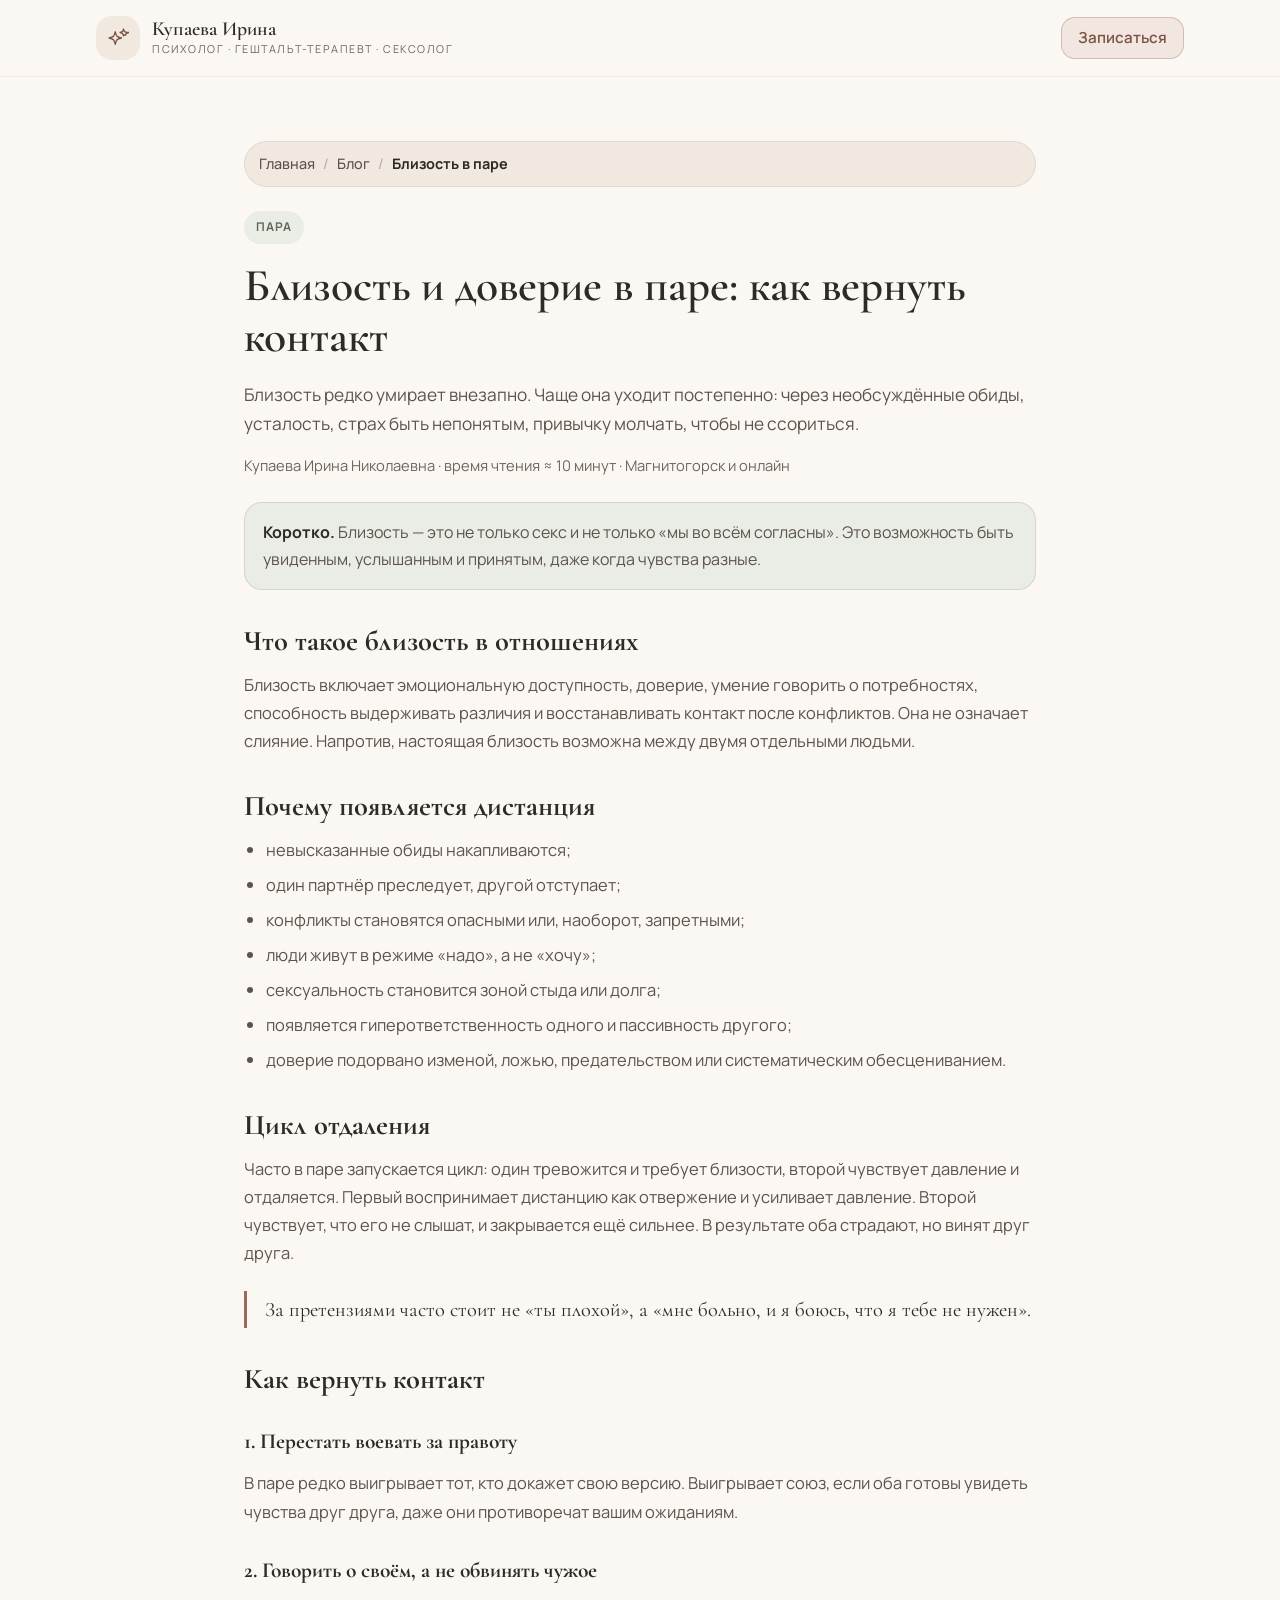
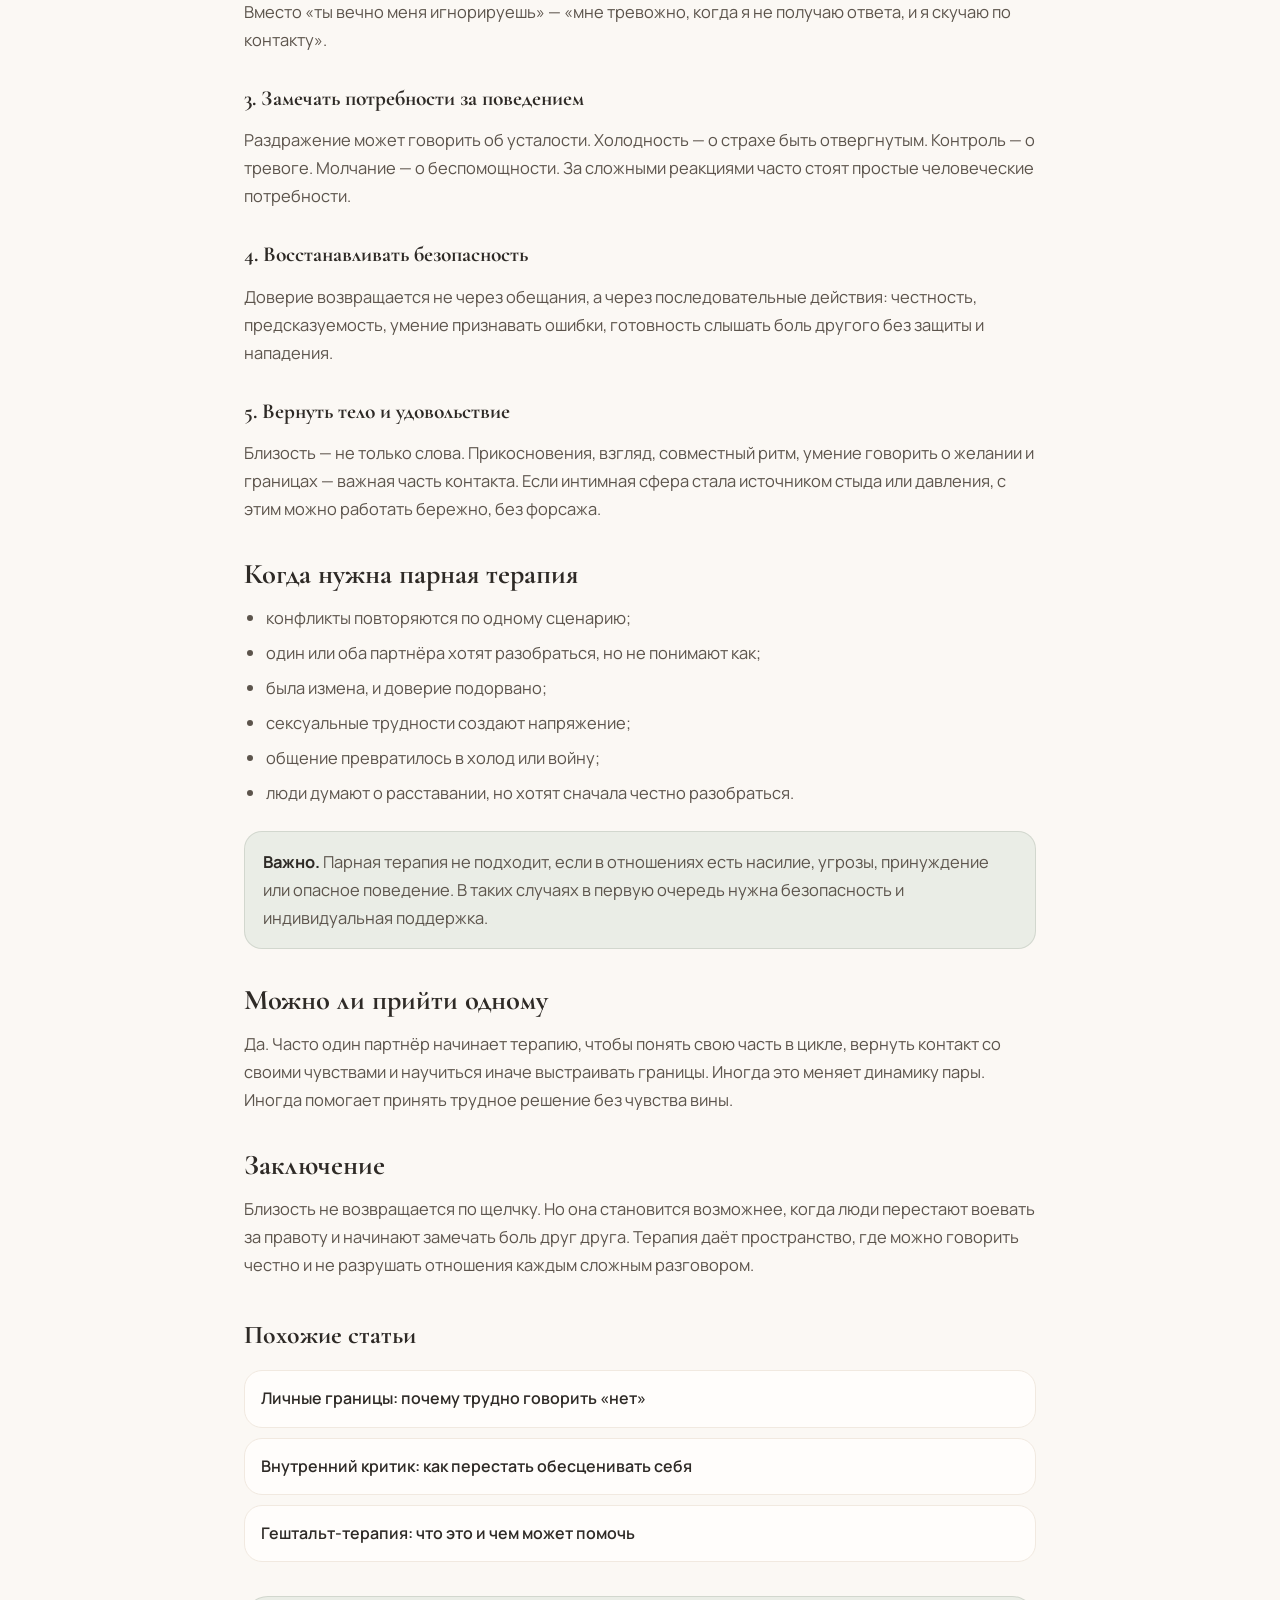
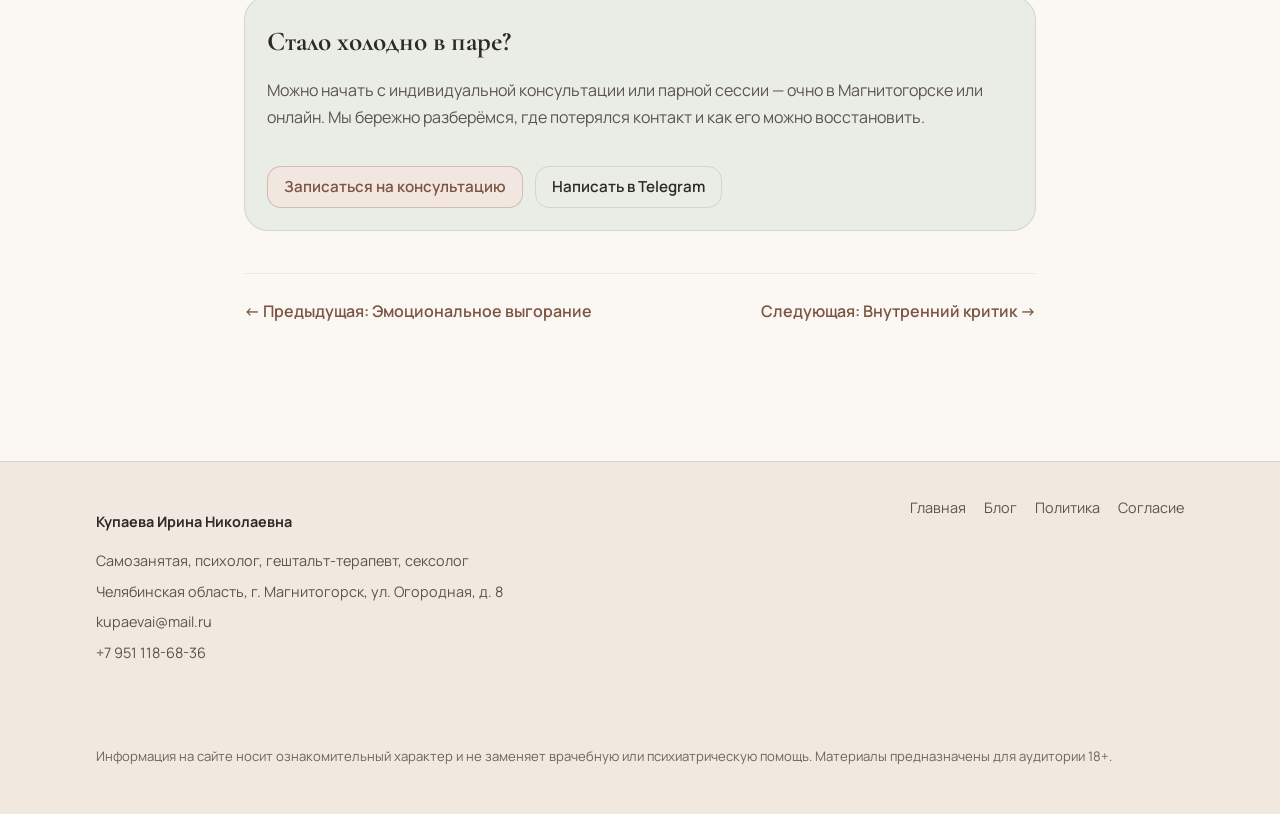
<file: blog-blizost.html>
<!DOCTYPE html>
<html lang="ru">
<head>
<meta charset="utf-8">
<meta name="viewport" content="width=device-width, initial-scale=1">
<meta name="theme-color" content="#FBF8F4">
<title>Близость и доверие в паре: как вернуть контакт — психолог Магнитогорск</title>
<meta name="description" content="Почему в паре появляется холодность, как выйти из цикла претензий и вернуть близость. Статья психолога и сексолога Купаевой Ирины: Магнитогорск и онлайн.">
<meta name="robots" content="index, follow">
<link rel="canonical" href="https://example.com/blog-blizost.html">

<meta property="og:type" content="article">
<meta property="og:locale" content="ru_RU">
<meta property="og:title" content="Близость и доверие в паре: как вернуть контакт">
<meta property="og:description" content="Как понять, почему в отношениях стало холодно, и что делать с обидой, дистанцией, недоверием и потерей близости.">
<meta property="og:url" content="https://example.com/blog-blizost.html">
<meta property="og:image" content="https://example.com/og-cover.jpg">

<link rel="icon" href="data:image/svg+xml,%3Csvg xmlns='http://www.w3.org/2000/svg' viewBox='0 0 64 64'%3E%3Crect width='64' height='64' rx='16' fill='%23F1E9E0'/%3E%3Cpath d='M32 46c-8-5.6-12-11-12-16 0-4.4 3.4-8 7.6-8 3 0 5.6 1.7 6.4 4.2C34.8 23.7 37.4 22 40.4 22 44.6 22 48 25.6 48 30c0 5-4 10.4-12 16z' fill='%239C6B54'/%3E%3C/svg%3E">

<link rel="preconnect" href="https://fonts.googleapis.com">
<link rel="preconnect" href="https://fonts.gstatic.com" crossorigin>
<link href="https://fonts.googleapis.com/css2?family=Cormorant+Garamond:wght@400;500;600;700&family=Manrope:wght@400;500;600;700&display=swap" rel="stylesheet">
<link rel="stylesheet" href="styles.css">

<script type="application/ld+json">
{
  "@context": "https://schema.org",
  "@graph": [
    {
      "@type": "Article",
      "headline": "Близость и доверие в паре: как вернуть контакт — психолог Магнитогорск",
      "description": "Почему в паре появляется холодность, как выйти из цикла претензий и вернуть близость, доверие и контакт.",
      "inLanguage": "ru",
      "datePublished": "2026-10-23",
      "dateModified": "2026-10-23",
      "keywords": "близость в паре, кризис отношений, психолог для пар, сексолог Магнитогорск, доверие, терапия пар",
      "author": {
        "@type": "Person",
        "name": "Купаева Ирина Николаевна",
        "email": "mailto:kupaevai@mail.ru",
        "telephone": "+79511186836",
        "jobTitle": "Психолог, гештальт-терапевт, сексолог, самозанятая",
        "address": {
          "@type": "PostalAddress",
          "streetAddress": "ул. Огородная, д. 8",
          "addressLocality": "Магнитогорск",
          "addressRegion": "Челябинская область",
          "addressCountry": "RU"
        }
      },
      "publisher": {
        "@type": "Organization",
        "name": "Купаева Ирина Николаевна",
        "logo": {"@type": "ImageObject", "url": "https://example.com/icon-512.png"}
      },
      "mainEntityOfPage": {"@type": "WebPage", "@id": "https://example.com/blog-blizost.html"}
    },
    {
      "@type": "BreadcrumbList",
      "itemListElement": [
        {"@type": "ListItem", "position": 1, "name": "Главная", "item": "https://example.com/index.html"},
        {"@type": "ListItem", "position": 2, "name": "Блог", "item": "https://example.com/blog.html"},
        {"@type": "ListItem", "position": 3, "name": "Близость в паре", "item": "https://example.com/blog-blizost.html"}
      ]
    }
  ]
}
</script>
</head>

<body>

<header class="site-header">
  <div class="container">
    <a class="brand" href="index.html" aria-label="На главную">
      <span class="brand-mark">
        <svg viewBox="0 0 24 24" fill="none" stroke="currentColor" stroke-width="1.5" stroke-linecap="round" stroke-linejoin="round" aria-hidden="true">
          <path d="M9.813 15.904 9 18.75l-.813-2.846a4.5 4.5 0 0 0-3.09-3.09L2.25 12l2.846-.813a4.5 4.5 0 0 0 3.09-3.09L9 5.25l.813 2.846a4.5 4.5 0 0 0 3.09 3.09L15.75 12l-2.846.813a4.5 4.5 0 0 0-3.09 3.09ZM18.259 8.715 18 9.75l-.259-1.035a3.375 3.375 0 0 0-2.455-2.456L14.25 6l1.036-.259a3.375 3.375 0 0 0 2.455-2.456L18 2.25l.259 1.035a3.375 3.375 0 0 0 2.456 2.455L23.75 6l-1.035.259a3.375 3.375 0 0 0-2.456 2.455Z"/>
        </svg>
      </span>
      <span class="brand-text">
        <span class="brand-title">Купаева Ирина</span>
        <span class="brand-sub">психолог · гештальт-терапевт · сексолог</span>
      </span>
    </a>
    <a class="btn btn-primary" href="index.html#contact">Записаться</a>
  </div>
</header>

<main class="page">
  <nav class="breadcrumb" aria-label="Хлебные крошки">
    <ol>
      <li><a href="index.html">Главная</a></li>
      <li><a href="blog.html">Блог</a></li>
      <li><span aria-current="page">Близость в паре</span></li>
    </ol>
  </nav>

  <article>
    <header>
      <span class="tag tag-sage">Пара</span>
      <h1 class="title">Близость и доверие в паре: как вернуть контакт</h1>
      <p class="lead">
        Близость редко умирает внезапно. Чаще она уходит постепенно: через необсуждённые обиды,
        усталость, страх быть непонятым, привычку молчать, чтобы не ссориться.
      </p>
      <p class="meta">Купаева Ирина Николаевна · время чтения ≈ 10 минут · Магнитогорск и онлайн</p>
    </header>

    <div class="notice">
      <strong>Коротко.</strong>
      Близость — это не только секс и не только «мы во всём согласны». Это возможность быть увиденным,
      услышанным и принятым, даже когда чувства разные.
    </div>

    <div class="prose">
      <h2>Что такое близость в отношениях</h2>
      <p>
        Близость включает эмоциональную доступность, доверие, умение говорить о потребностях,
        способность выдерживать различия и восстанавливать контакт после конфликтов.
        Она не означает слияние. Напротив, настоящая близость возможна между двумя отдельными людьми.
      </p>

      <h2>Почему появляется дистанция</h2>
      <ul>
        <li>невысказанные обиды накапливаются;</li>
        <li>один партнёр преследует, другой отступает;</li>
        <li>конфликты становятся опасными или, наоборот, запретными;</li>
        <li>люди живут в режиме «надо», а не «хочу»;</li>
        <li>сексуальность становится зоной стыда или долга;</li>
        <li>появляется гиперответственность одного и пассивность другого;</li>
        <li>доверие подорвано изменой, ложью, предательством или систематическим обесцениванием.</li>
      </ul>

      <h2>Цикл отдаления</h2>
      <p>
        Часто в паре запускается цикл: один тревожится и требует близости, второй чувствует давление и отдаляется.
        Первый воспринимает дистанцию как отвержение и усиливает давление. Второй чувствует, что его не слышат,
        и закрывается ещё сильнее. В результате оба страдают, но винят друг друга.
      </p>

      <blockquote>
        За претензиями часто стоит не «ты плохой», а «мне больно, и я боюсь, что я тебе не нужен».
      </blockquote>

      <h2>Как вернуть контакт</h2>

      <h3>1. Перестать воевать за правоту</h3>
      <p>
        В паре редко выигрывает тот, кто докажет свою версию. Выигрывает союз, если оба готовы увидеть
        чувства друг друга, даже они противоречат вашим ожиданиям.
      </p>

      <h3>2. Говорить о своём, а не обвинять чужое</h3>
      <p>
        Вместо «ты вечно меня игнорируешь» — «мне тревожно, когда я не получаю ответа, и я скучаю по контакту».
      </p>

      <h3>3. Замечать потребности за поведением</h3>
      <p>
        Раздражение может говорить об усталости. Холодность — о страхе быть отвергнутым. Контроль — о тревоге.
        Молчание — о беспомощности. За сложными реакциями часто стоят простые человеческие потребности.
      </p>

      <h3>4. Восстанавливать безопасность</h3>
      <p>
        Доверие возвращается не через обещания, а через последовательные действия: честность, предсказуемость,
        умение признавать ошибки, готовность слышать боль другого без защиты и нападения.
      </p>

      <h3>5. Вернуть тело и удовольствие</h3>
      <p>
        Близость — не только слова. Прикосновения, взгляд, совместный ритм, умение говорить о желании и границах —
        важная часть контакта. Если интимная сфера стала источником стыда или давления, с этим можно работать
        бережно, без форсажа.
      </p>

      <h2>Когда нужна парная терапия</h2>
      <ul>
        <li>конфликты повторяются по одному сценарию;</li>
        <li>один или оба партнёра хотят разобраться, но не понимают как;</li>
        <li>была измена, и доверие подорвано;</li>
        <li>сексуальные трудности создают напряжение;</li>
        <li>общение превратилось в холод или войну;</li>
        <li>люди думают о расставании, но хотят сначала честно разобраться.</li>
      </ul>

      <div class="notice">
        <strong>Важно.</strong>
        Парная терапия не подходит, если в отношениях есть насилие, угрозы, принуждение или опасное поведение.
        В таких случаях в первую очередь нужна безопасность и индивидуальная поддержка.
      </div>

      <h2>Можно ли прийти одному</h2>
      <p>
        Да. Часто один партнёр начинает терапию, чтобы понять свою часть в цикле, вернуть контакт со своими
        чувствами и научиться иначе выстраивать границы. Иногда это меняет динамику пары. Иногда помогает
        принять трудное решение без чувства вины.
      </p>

      <h2>Заключение</h2>
      <p>
        Близость не возвращается по щелчку. Но она становится возможнее, когда люди перестают воевать
        за правоту и начинают замечать боль друг друга. Терапия даёт пространство, где можно говорить честно
        и не разрушать отношения каждым сложным разговором.
      </p>
    </div>
  </article>

  <section class="related">
    <h2>Похожие статьи</h2>
    <ul>
      <li><a href="blog-granitsy.html">Личные границы: почему трудно говорить «нет»</a></li>
      <li><a href="blog-vnutrenniy-kritik.html">Внутренний критик: как перестать обесценивать себя</a></li>
      <li><a href="blog-geshtalt.html">Гештальт-терапия: что это и чем может помочь</a></li>
    </ul>
  </section>

  <div class="contact-box">
    <h2>Стало холодно в паре?</h2>
    <p>
      Можно начать с индивидуальной консультации или парной сессии — очно в Магнитогорске или онлайн.
      Мы бережно разберёмся, где потерялся контакт и как его можно восстановить.
    </p>
    <div class="actions">
      <a class="btn btn-primary" href="index.html#contact">Записаться на консультацию</a>
      <a class="btn btn-secondary" href="https://t.me/+79511186836" target="_blank" rel="noopener noreferrer">Написать в Telegram</a>
    </div>
  </div>

  <div class="article-nav">
    <a href="blog-vygoranie.html">← Предыдущая: Эмоциональное выгорание</a>
    <a href="blog-vnutrenniy-kritik.html">Следующая: Внутренний критик →</a>
  </div>
</main>

<footer class="site-footer">
  <div class="container">
    <div>
      <p><strong>Купаева Ирина Николаевна</strong></p>
      <div class="footer-contacts">
        <span>Самозанятая, психолог, гештальт-терапевт, сексолог</span>
        <span>Челябинская область, г. Магнитогорск, ул. Огородная, д. 8</span>
        <span><a href="mailto:kupaevai@mail.ru">kupaevai@mail.ru</a></span>
        <span><a href="tel:+79511186836">+7 951 118-68-36</a></span>
      </div>
    </div>
    <nav class="footer-links" aria-label="Ссылки в подвале">
      <a href="index.html">Главная</a>
      <a href="blog.html">Блог</a>
      <a href="privacy-policy.html">Политика</a>
      <a href="consent.html">Согласие</a>
    </nav>
  </div>
  <div class="container">
    <p class="disclaimer">
      Информация на сайте носит ознакомительный характер и не заменяет врачебную или психиатрическую помощь.
      Материалы предназначены для аудитории 18+.
    </p>
  </div>
</footer>

</body>
</html>
</file>
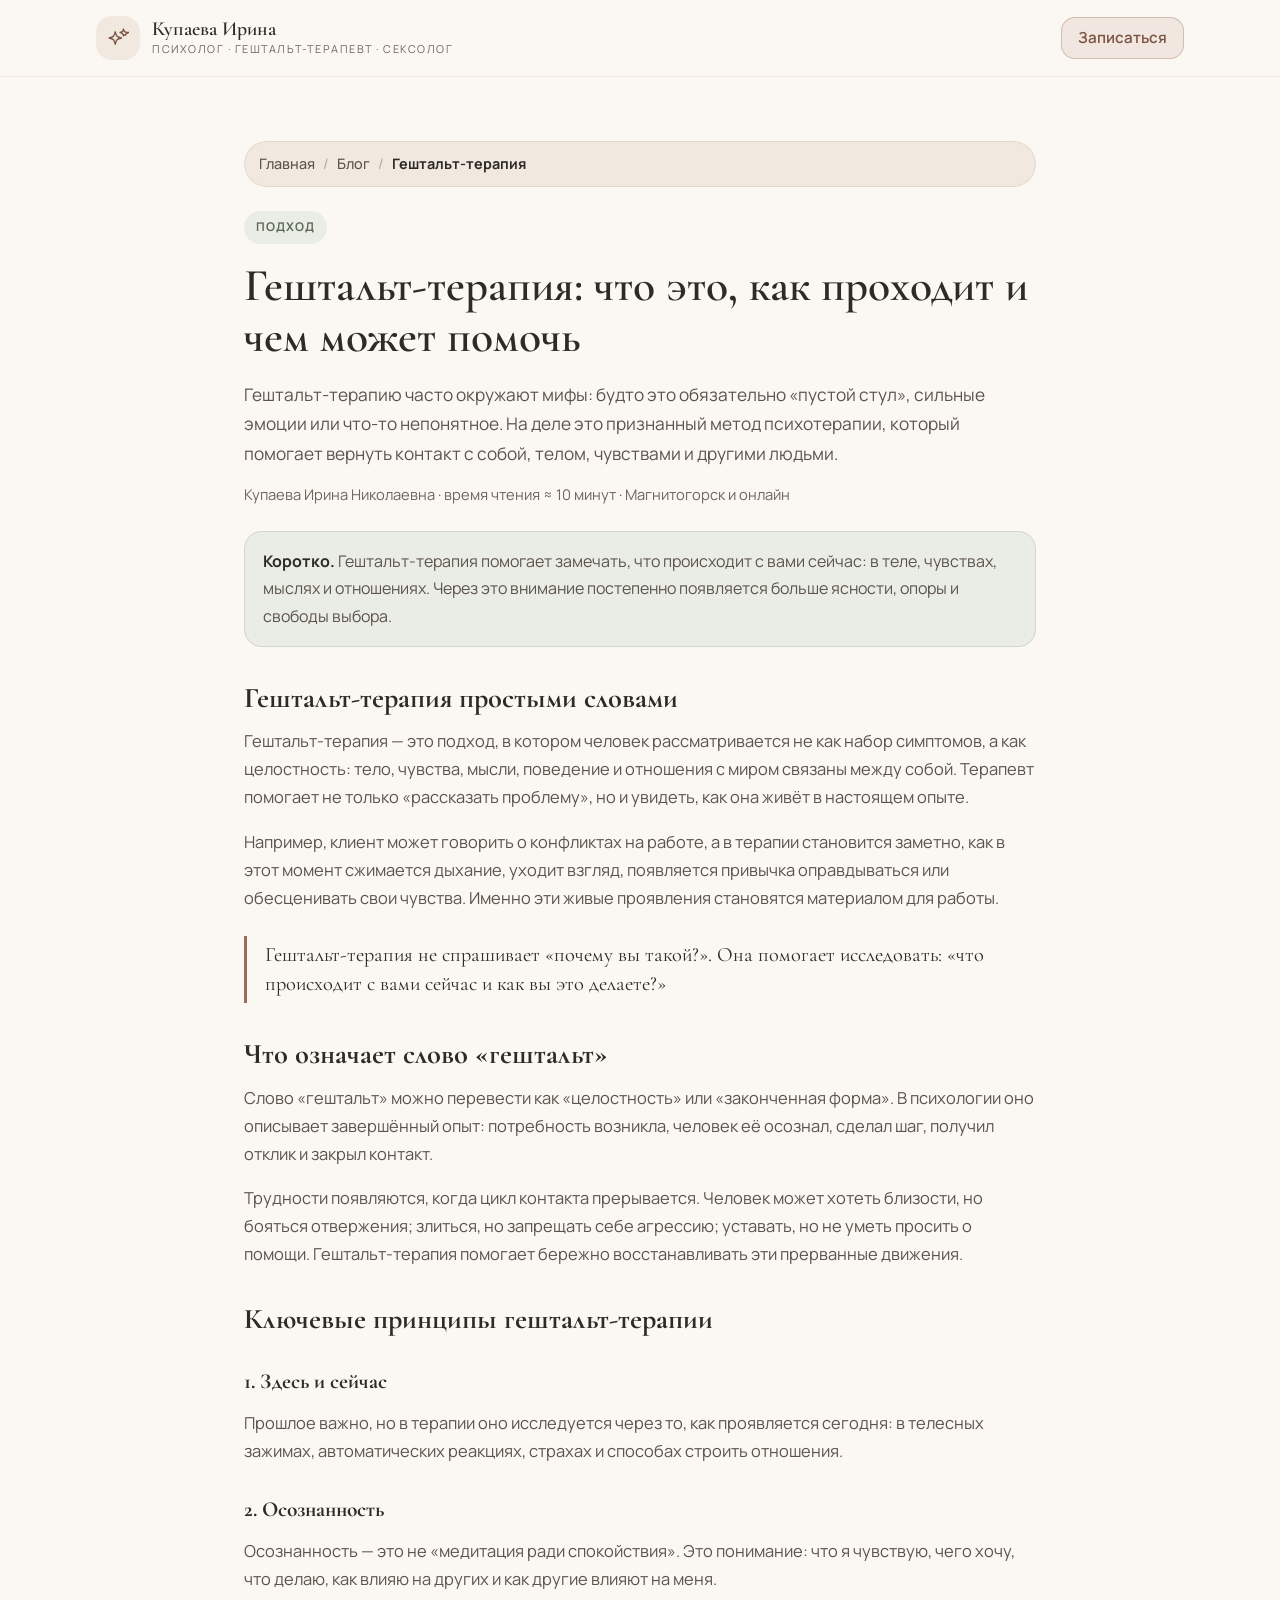
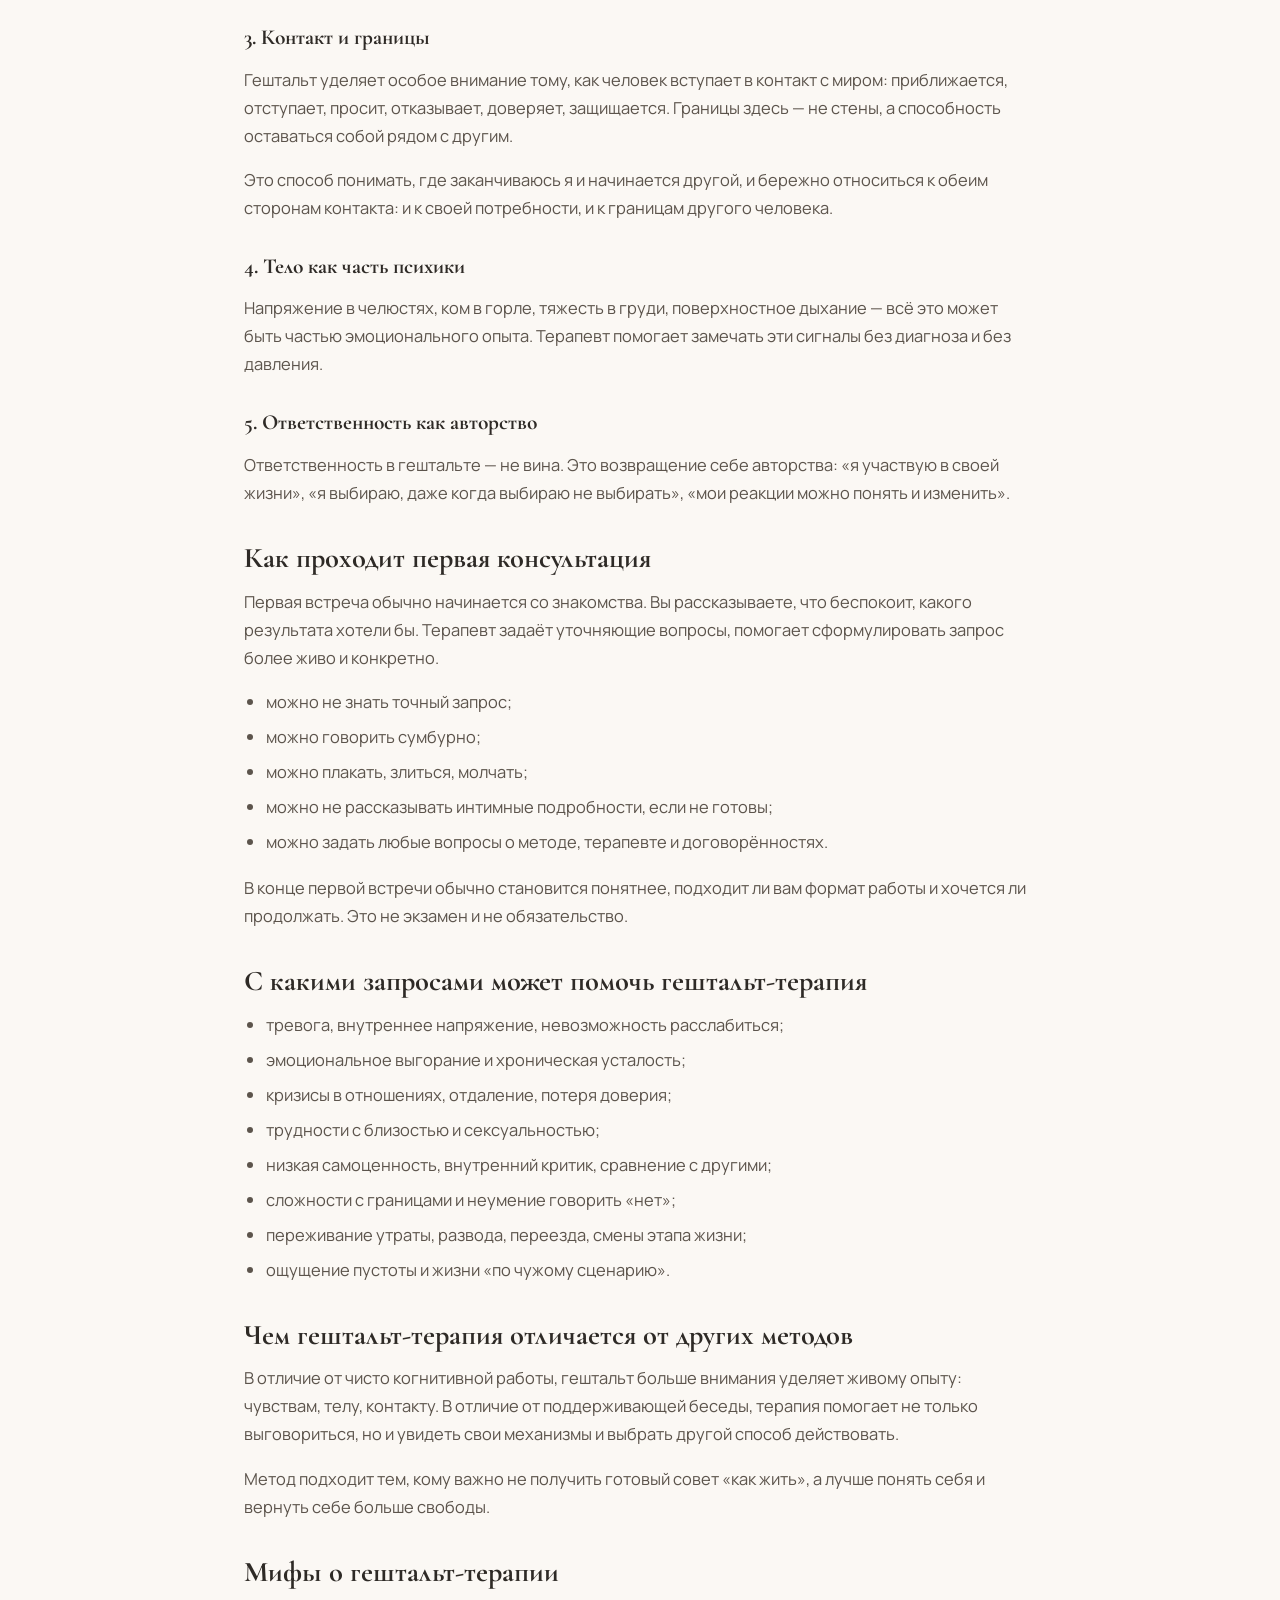
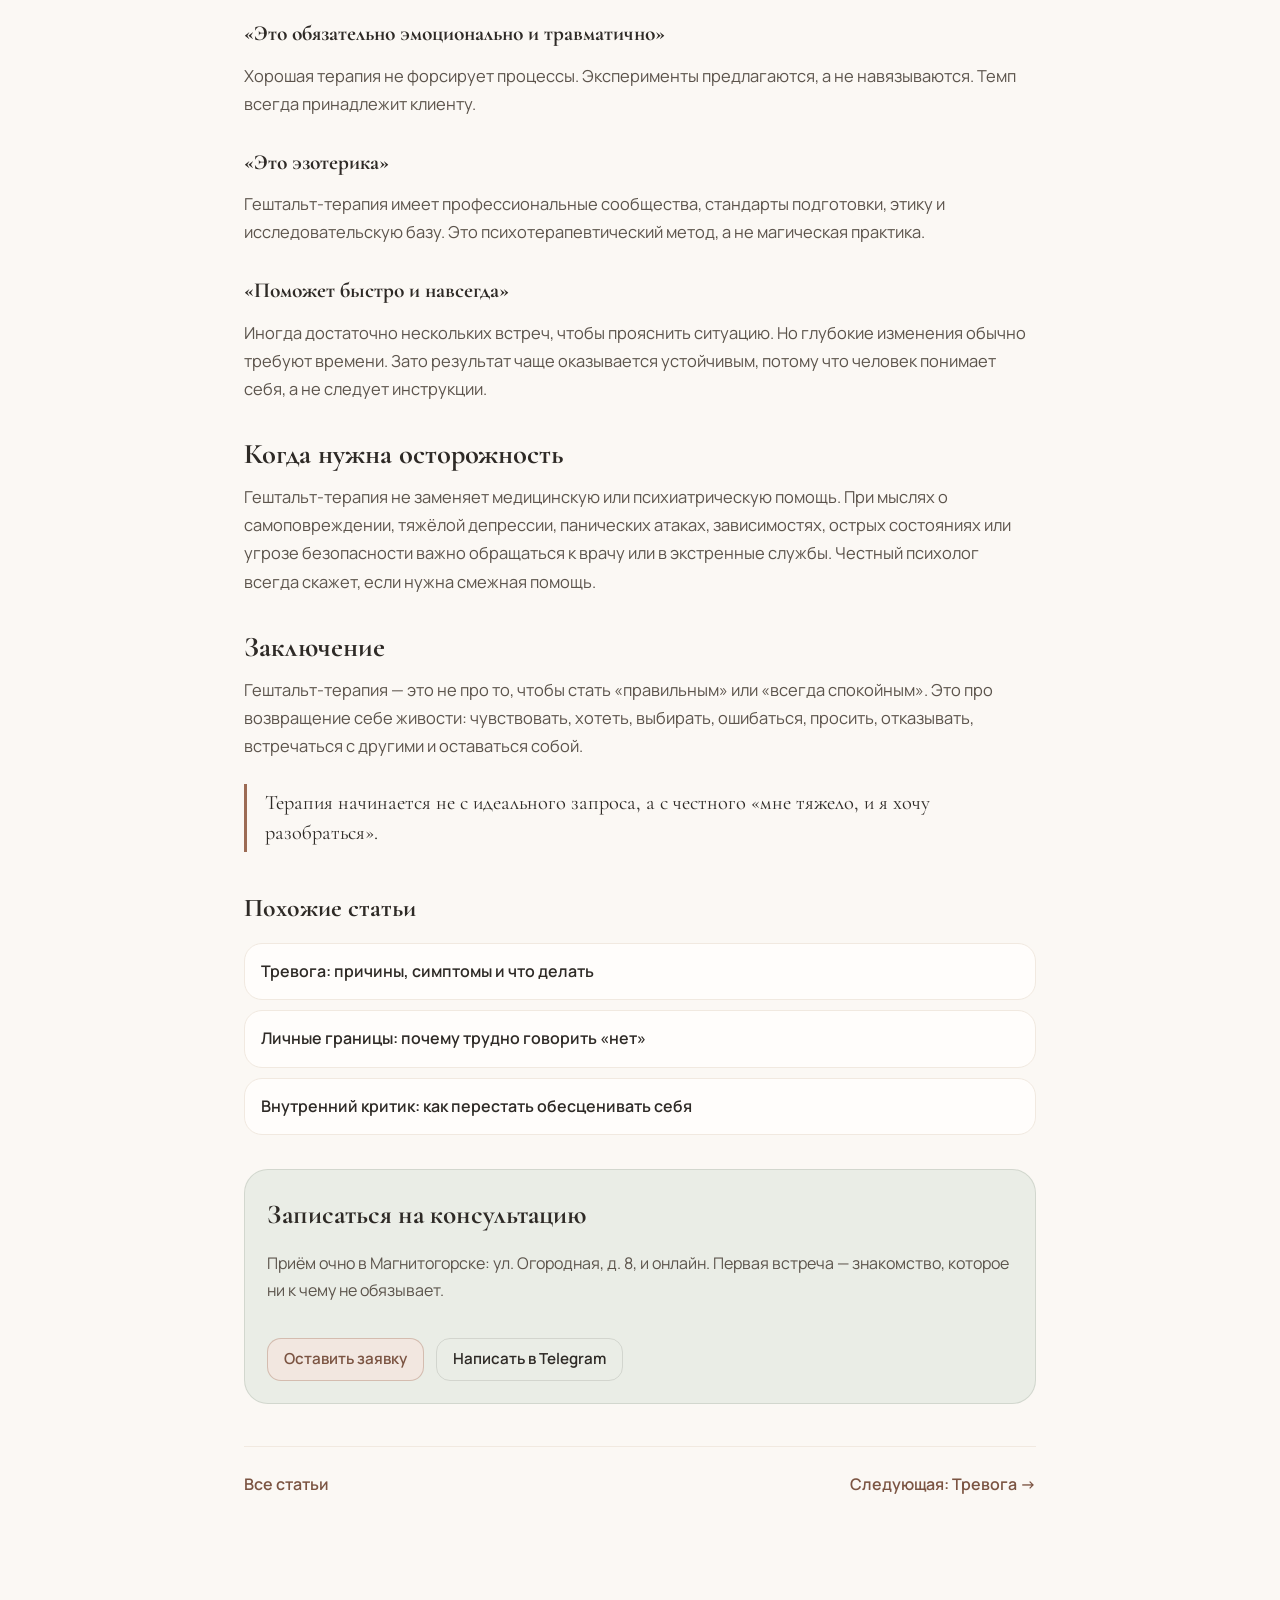
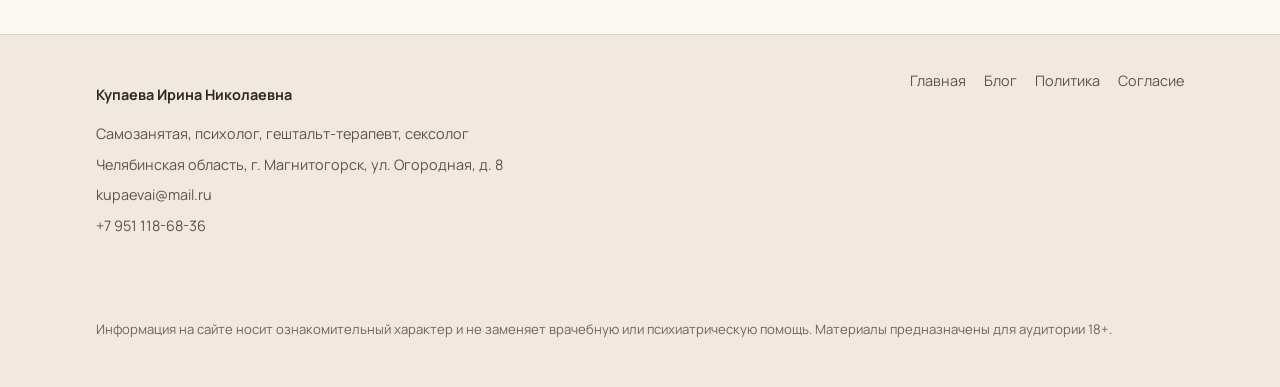
<file: blog-geshtalt.html>
<!DOCTYPE html>
<html lang="ru">
<head>
<meta charset="utf-8">
<meta name="viewport" content="width=device-width, initial-scale=1">
<meta name="theme-color" content="#FBF8F4">
<title>Гештальт-терапия в Магнитогорске: что это, как проходит и чем может помочь</title>
<meta name="description" content="Гештальт-терапия простыми словами: принципы здесь и сейчас, осознанность, контакт и границы. Как проходит консультация психолога в Магнитогорске и онлайн.">
<meta name="robots" content="index, follow">
<link rel="canonical" href="https://example.com/blog-geshtalt.html">

<meta property="og:type" content="article">
<meta property="og:locale" content="ru_RU">
<meta property="og:title" content="Гештальт-терапия: что это, как проходит и чем может помочь">
<meta property="og:description" content="Понятное объяснение гештальт-терапии: принципы, ход сессии, запросы, отличия метода и важные ограничения.">
<meta property="og:url" content="https://example.com/blog-geshtalt.html">
<meta property="og:image" content="https://example.com/og-cover.jpg">

<link rel="icon" href="data:image/svg+xml,%3Csvg xmlns='http://www.w3.org/2000/svg' viewBox='0 0 64 64'%3E%3Crect width='64' height='64' rx='16' fill='%23F1E9E0'/%3E%3Cpath d='M32 46c-8-5.6-12-11-12-16 0-4.4 3.4-8 7.6-8 3 0 5.6 1.7 6.4 4.2C34.8 23.7 37.4 22 40.4 22 44.6 22 48 25.6 48 30c0 5-4 10.4-12 16z' fill='%239C6B54'/%3E%3C/svg%3E">

<link rel="preconnect" href="https://fonts.googleapis.com">
<link rel="preconnect" href="https://fonts.gstatic.com" crossorigin>
<link href="https://fonts.googleapis.com/css2?family=Cormorant+Garamond:wght@400;500;600;700&family=Manrope:wght@400;500;600;700&display=swap" rel="stylesheet">
<link rel="stylesheet" href="styles.css">

<script type="application/ld+json">
{
  "@context": "https://schema.org",
  "@graph": [
    {
      "@type": "Article",
      "headline": "Гештальт-терапия в Магнитогорске: что это, как проходит и чем может помочь",
      "description": "Гештальт-терапия простыми словами: принципы здесь и сейчас, осознанность, контакт и границы. Как проходит консультация психолога в Магнитогорске и онлайн.",
      "inLanguage": "ru",
      "datePublished": "2026-10-23",
      "dateModified": "2026-10-23",
      "keywords": "гештальт-терапия Магнитогорск, психолог Магнитогорск, гештальт-терапевт, консультация психолога, терапия онлайн",
      "author": {
        "@type": "Person",
        "name": "Купаева Ирина Николаевна",
        "email": "mailto:kupaevai@mail.ru",
        "telephone": "+79511186836",
        "jobTitle": "Психолог, гештальт-терапевт, сексолог, самозанятая",
        "address": {
          "@type": "PostalAddress",
          "streetAddress": "ул. Огородная, д. 8",
          "addressLocality": "Магнитогорск",
          "addressRegion": "Челябинская область",
          "addressCountry": "RU"
        }
      },
      "publisher": {
        "@type": "Organization",
        "name": "Купаева Ирина Николаевна",
        "logo": {
          "@type": "ImageObject",
          "url": "https://example.com/icon-512.png"
        }
      },
      "mainEntityOfPage": {
        "@type": "WebPage",
        "@id": "https://example.com/blog-geshtalt.html"
      }
    },
    {
      "@type": "BreadcrumbList",
      "itemListElement": [
        {"@type": "ListItem", "position": 1, "name": "Главная", "item": "https://example.com/index.html"},
        {"@type": "ListItem", "position": 2, "name": "Блог", "item": "https://example.com/blog.html"},
        {"@type": "ListItem", "position": 3, "name": "Гештальт-терапия", "item": "https://example.com/blog-geshtalt.html"}
      ]
    }
  ]
}
</script>
</head>

<body>

<header class="site-header">
  <div class="container">
    <a class="brand" href="index.html" aria-label="На главную">
      <span class="brand-mark">
        <svg viewBox="0 0 24 24" fill="none" stroke="currentColor" stroke-width="1.5" stroke-linecap="round" stroke-linejoin="round" aria-hidden="true">
          <path d="M9.813 15.904 9 18.75l-.813-2.846a4.5 4.5 0 0 0-3.09-3.09L2.25 12l2.846-.813a4.5 4.5 0 0 0 3.09-3.09L9 5.25l.813 2.846a4.5 4.5 0 0 0 3.09 3.09L15.75 12l-2.846.813a4.5 4.5 0 0 0-3.09 3.09ZM18.259 8.715 18 9.75l-.259-1.035a3.375 3.375 0 0 0-2.455-2.456L14.25 6l1.036-.259a3.375 3.375 0 0 0 2.455-2.456L18 2.25l.259 1.035a3.375 3.375 0 0 0 2.456 2.455L23.75 6l-1.035.259a3.375 3.375 0 0 0-2.456 2.455Z"/>
        </svg>
      </span>
      <span class="brand-text">
        <span class="brand-title">Купаева Ирина</span>
        <span class="brand-sub">психолог · гештальт-терапевт · сексолог</span>
      </span>
    </a>
    <a class="btn btn-primary" href="index.html#contact">Записаться</a>
  </div>
</header>

<main class="page">
  <nav class="breadcrumb" aria-label="Хлебные крошки">
    <ol>
      <li><a href="index.html">Главная</a></li>
      <li><a href="blog.html">Блог</a></li>
      <li><span aria-current="page">Гештальт-терапия</span></li>
    </ol>
  </nav>

  <article>
    <header>
      <span class="tag tag-sage">Подход</span>
      <h1 class="title">Гештальт-терапия: что это, как проходит и чем может помочь</h1>
      <p class="lead">
        Гештальт-терапию часто окружают мифы: будто это обязательно «пустой стул», сильные эмоции
        или что-то непонятное. На деле это признанный метод психотерапии, который помогает вернуть
        контакт с собой, телом, чувствами и другими людьми.
      </p>
      <p class="meta">Купаева Ирина Николаевна · время чтения ≈ 10 минут · Магнитогорск и онлайн</p>
    </header>

    <div class="notice">
      <strong>Коротко.</strong>
      Гештальт-терапия помогает замечать, что происходит с вами сейчас: в теле, чувствах, мыслях и отношениях.
      Через это внимание постепенно появляется больше ясности, опоры и свободы выбора.
    </div>

    <div class="prose">
      <h2>Гештальт-терапия простыми словами</h2>
      <p>
        Гештальт-терапия — это подход, в котором человек рассматривается не как набор симптомов,
        а как целостность: тело, чувства, мысли, поведение и отношения с миром связаны между собой.
        Терапевт помогает не только «рассказать проблему», но и увидеть, как она живёт в настоящем опыте.
      </p>
      <p>
        Например, клиент может говорить о конфликтах на работе, а в терапии становится заметно, как
        в этот момент сжимается дыхание, уходит взгляд, появляется привычка оправдываться или обесценивать
        свои чувства. Именно эти живые проявления становятся материалом для работы.
      </p>

      <blockquote>
        Гештальт-терапия не спрашивает «почему вы такой?». Она помогает исследовать: «что происходит
        с вами сейчас и как вы это делаете?»
      </blockquote>

      <h2>Что означает слово «гештальт»</h2>
      <p>
        Слово «гештальт» можно перевести как «целостность» или «законченная форма». В психологии оно
        описывает завершённый опыт: потребность возникла, человек её осознал, сделал шаг, получил отклик
        и закрыл контакт.
      </p>
      <p>
        Трудности появляются, когда цикл контакта прерывается. Человек может хотеть близости, но бояться
        отвержения; злиться, но запрещать себе агрессию; уставать, но не уметь просить о помощи.
        Гештальт-терапия помогает бережно восстанавливать эти прерванные движения.
      </p>

      <h2>Ключевые принципы гештальт-терапии</h2>

      <h3>1. Здесь и сейчас</h3>
      <p>
        Прошлое важно, но в терапии оно исследуется через то, как проявляется сегодня: в телесных зажимах,
        автоматических реакциях, страхах и способах строить отношения.
      </p>

      <h3>2. Осознанность</h3>
      <p>
        Осознанность — это не «медитация ради спокойствия». Это понимание: что я чувствую, чего хочу,
        что делаю, как влияю на других и как другие влияют на меня.
      </p>

      <h3>3. Контакт и границы</h3>
      <p>
        Гештальт уделяет особое внимание тому, как человек вступает в контакт с миром: приближается,
        отступает, просит, отказывает, доверяет, защищается. Границы здесь — не стены, а способность
        оставаться собой рядом с другим.
      </p>
      <p>
        Это способ понимать, где заканчиваюсь я и начинается другой, и бережно относиться к обеим сторонам
        контакта: и к своей потребности, и к границам другого человека.
      </p>

      <h3>4. Тело как часть психики</h3>
      <p>
        Напряжение в челюстях, ком в горле, тяжесть в груди, поверхностное дыхание — всё это может быть
        частью эмоционального опыта. Терапевт помогает замечать эти сигналы без диагноза и без давления.
      </p>

      <h3>5. Ответственность как авторство</h3>
      <p>
        Ответственность в гештальте — не вина. Это возвращение себе авторства: «я участвую в своей жизни»,
        «я выбираю, даже когда выбираю не выбирать», «мои реакции можно понять и изменить».
      </p>

      <h2>Как проходит первая консультация</h2>
      <p>
        Первая встреча обычно начинается со знакомства. Вы рассказываете, что беспокоит, какого результата
        хотели бы. Терапевт задаёт уточняющие вопросы, помогает сформулировать запрос более живо и конкретно.
      </p>
      <ul>
        <li>можно не знать точный запрос;</li>
        <li>можно говорить сумбурно;</li>
        <li>можно плакать, злиться, молчать;</li>
        <li>можно не рассказывать интимные подробности, если не готовы;</li>
        <li>можно задать любые вопросы о методе, терапевте и договорённостях.</li>
      </ul>
      <p>
        В конце первой встречи обычно становится понятнее, подходит ли вам формат работы и хочется ли
        продолжать. Это не экзамен и не обязательство.
      </p>

      <h2>С какими запросами может помочь гештальт-терапия</h2>
      <ul>
        <li>тревога, внутреннее напряжение, невозможность расслабиться;</li>
        <li>эмоциональное выгорание и хроническая усталость;</li>
        <li>кризисы в отношениях, отдаление, потеря доверия;</li>
        <li>трудности с близостью и сексуальностью;</li>
        <li>низкая самоценность, внутренний критик, сравнение с другими;</li>
        <li>сложности с границами и неумение говорить «нет»;</li>
        <li>переживание утраты, развода, переезда, смены этапа жизни;</li>
        <li>ощущение пустоты и жизни «по чужому сценарию».</li>
      </ul>

      <h2>Чем гештальт-терапия отличается от других методов</h2>
      <p>
        В отличие от чисто когнитивной работы, гештальт больше внимания уделяет живому опыту: чувствам,
        телу, контакту. В отличие от поддерживающей беседы, терапия помогает не только выговориться,
        но и увидеть свои механизмы и выбрать другой способ действовать.
      </p>
      <p>
        Метод подходит тем, кому важно не получить готовый совет «как жить», а лучше понять себя
        и вернуть себе больше свободы.
      </p>

      <h2>Мифы о гештальт-терапии</h2>
      <h3>«Это обязательно эмоционально и травматично»</h3>
      <p>
        Хорошая терапия не форсирует процессы. Эксперименты предлагаются, а не навязываются.
        Темп всегда принадлежит клиенту.
      </p>

      <h3>«Это эзотерика»</h3>
      <p>
        Гештальт-терапия имеет профессиональные сообщества, стандарты подготовки, этику и исследовательскую базу.
        Это психотерапевтический метод, а не магическая практика.
      </p>

      <h3>«Поможет быстро и навсегда»</h3>
      <p>
        Иногда достаточно нескольких встреч, чтобы прояснить ситуацию. Но глубокие изменения обычно требуют времени.
        Зато результат чаще оказывается устойчивым, потому что человек понимает себя, а не следует инструкции.
      </p>

      <h2>Когда нужна осторожность</h2>
      <p>
        Гештальт-терапия не заменяет медицинскую или психиатрическую помощь. При мыслях о самоповреждении,
        тяжёлой депрессии, панических атаках, зависимостях, острых состояниях или угрозе безопасности
        важно обращаться к врачу или в экстренные службы. Честный психолог всегда скажет, если нужна
        смежная помощь.
      </p>

      <h2>Заключение</h2>
      <p>
        Гештальт-терапия — это не про то, чтобы стать «правильным» или «всегда спокойным».
        Это про возвращение себе живости: чувствовать, хотеть, выбирать, ошибаться, просить, отказывать,
        встречаться с другими и оставаться собой.
      </p>

      <blockquote>
        Терапия начинается не с идеального запроса, а с честного «мне тяжело, и я хочу разобраться».
      </blockquote>
    </div>
  </article>

  <section class="related">
    <h2>Похожие статьи</h2>
    <ul>
      <li><a href="blog-trevoga.html">Тревога: причины, симптомы и что делать</a></li>
      <li><a href="blog-granitsy.html">Личные границы: почему трудно говорить «нет»</a></li>
      <li><a href="blog-vnutrenniy-kritik.html">Внутренний критик: как перестать обесценивать себя</a></li>
    </ul>
  </section>

  <div class="contact-box">
    <h2>Записаться на консультацию</h2>
    <p>
      Приём очно в Магнитогорске: ул. Огородная, д. 8, и онлайн. Первая встреча — знакомство,
      которое ни к чему не обязывает.
    </p>
    <div class="actions">
      <a class="btn btn-primary" href="index.html#contact">Оставить заявку</a>
      <a class="btn btn-secondary" href="https://t.me/+79511186836" target="_blank" rel="noopener noreferrer">Написать в Telegram</a>
    </div>
  </div>

  <div class="article-nav">
    <a href="blog.html">Все статьи</a>
    <a href="blog-trevoga.html">Следующая: Тревога →</a>
  </div>
</main>

<footer class="site-footer">
  <div class="container">
    <div>
      <p><strong>Купаева Ирина Николаевна</strong></p>
      <div class="footer-contacts">
        <span>Самозанятая, психолог, гештальт-терапевт, сексолог</span>
        <span>Челябинская область, г. Магнитогорск, ул. Огородная, д. 8</span>
        <span><a href="mailto:kupaevai@mail.ru">kupaevai@mail.ru</a></span>
        <span><a href="tel:+79511186836">+7 951 118-68-36</a></span>
      </div>
    </div>
    <nav class="footer-links" aria-label="Ссылки в подвале">
      <a href="index.html">Главная</a>
      <a href="blog.html">Блог</a>
      <a href="privacy-policy.html">Политика</a>
      <a href="consent.html">Согласие</a>
    </nav>
  </div>
  <div class="container">
    <p class="disclaimer">
      Информация на сайте носит ознакомительный характер и не заменяет врачебную или психиатрическую помощь.
      Материалы предназначены для аудитории 18+.
    </p>
  </div>
</footer>

</body>
</html>
</file>
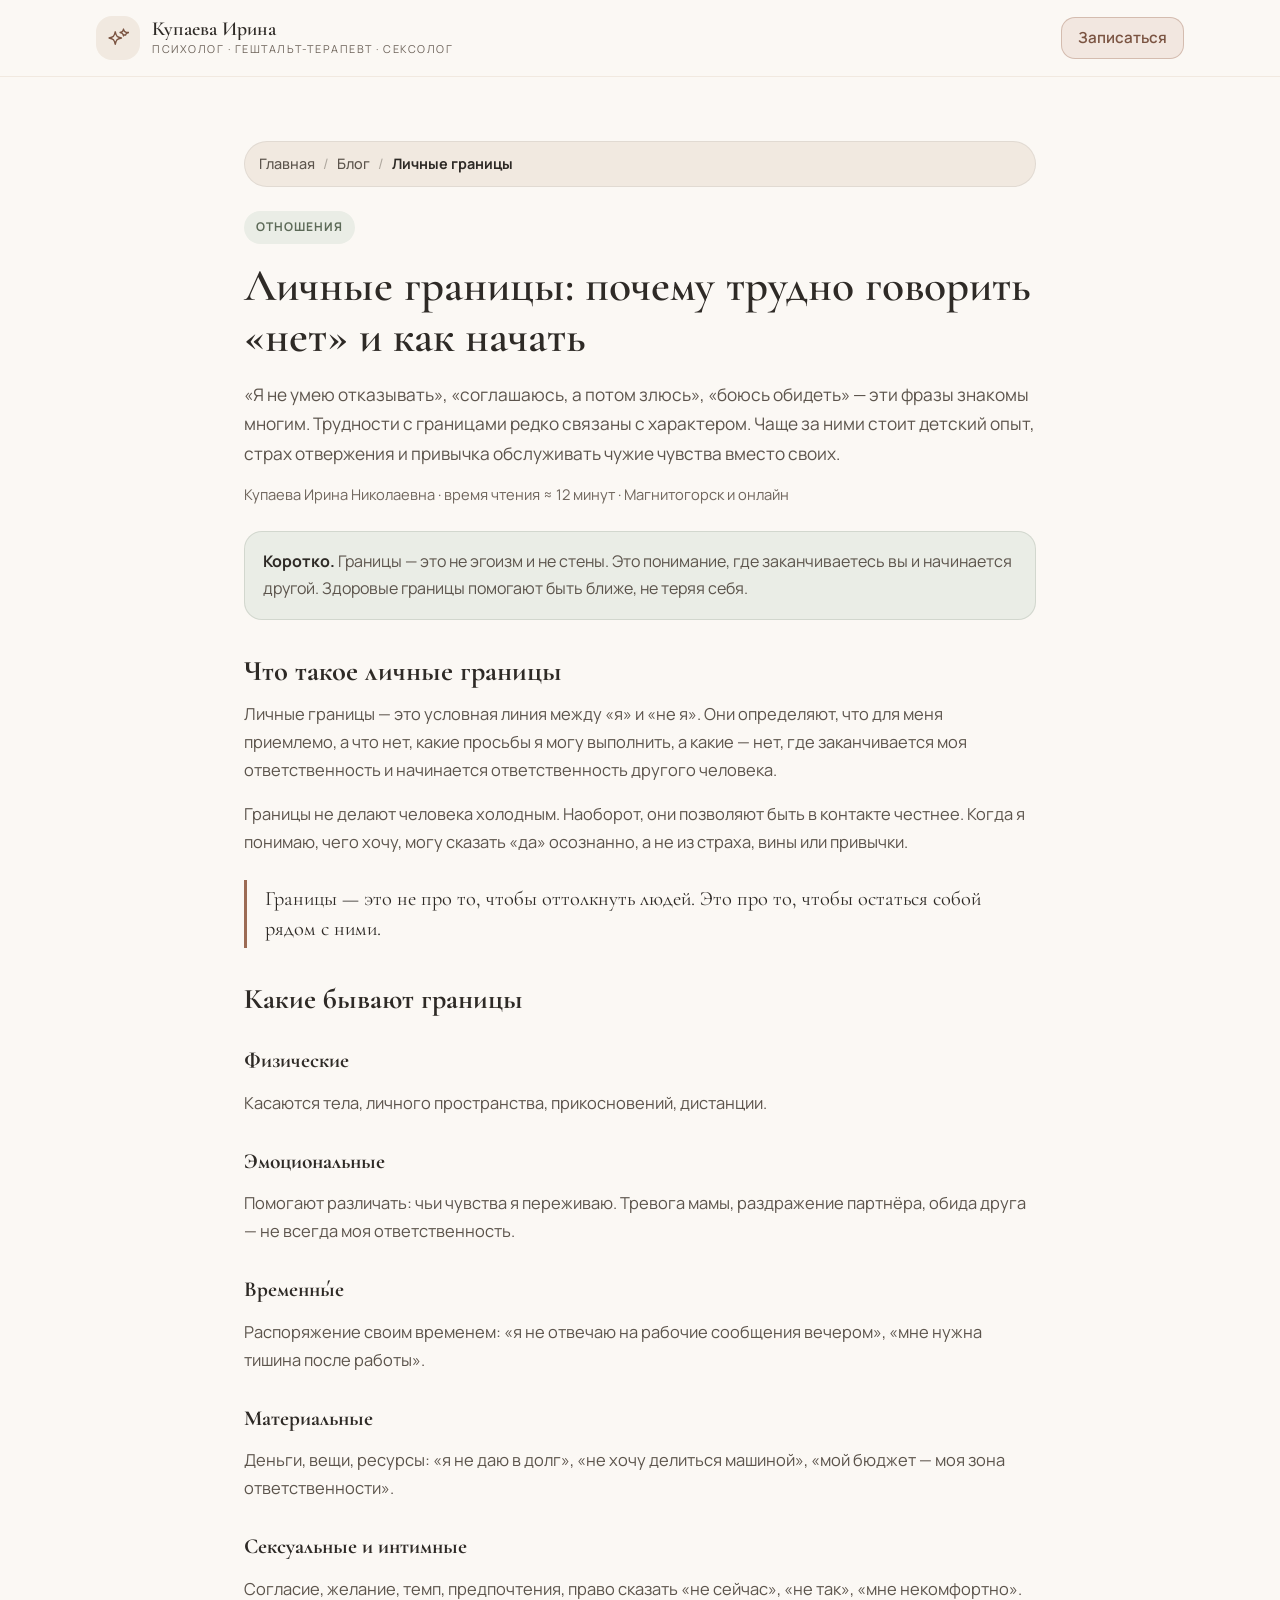
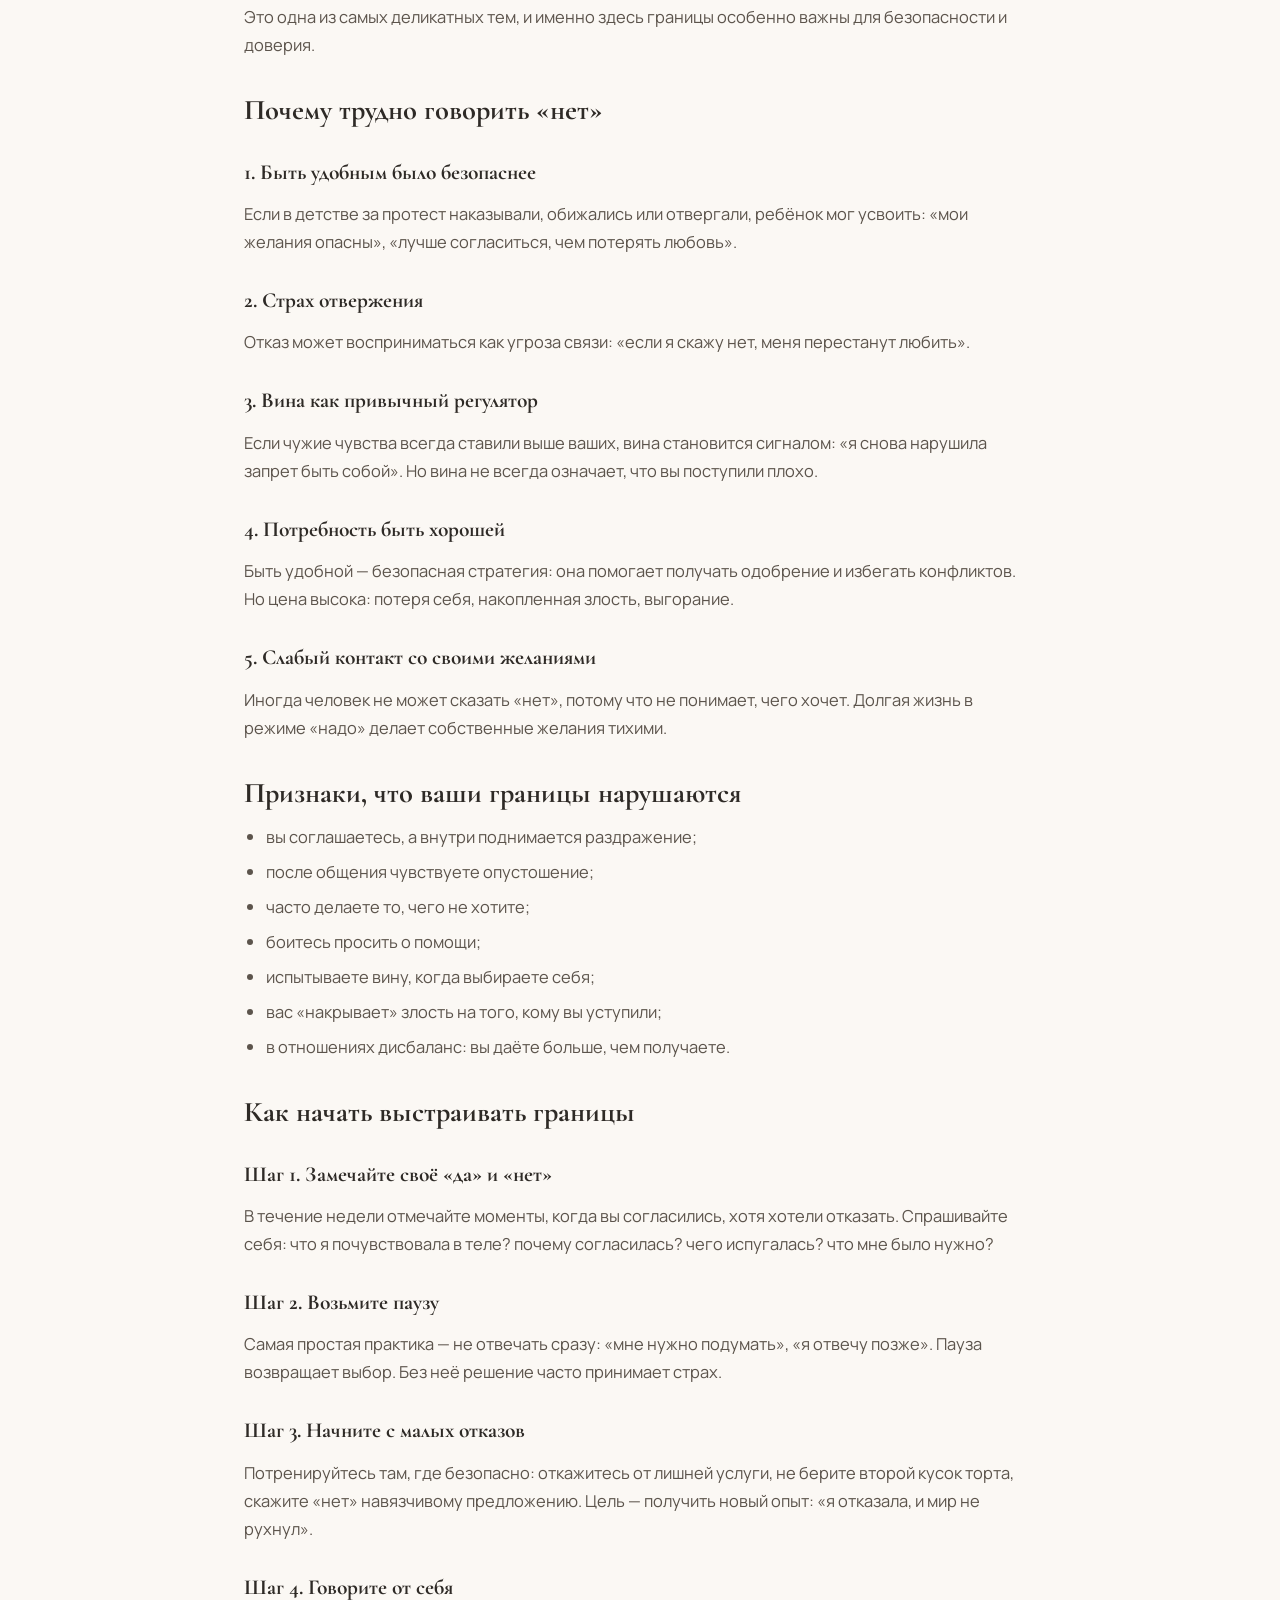
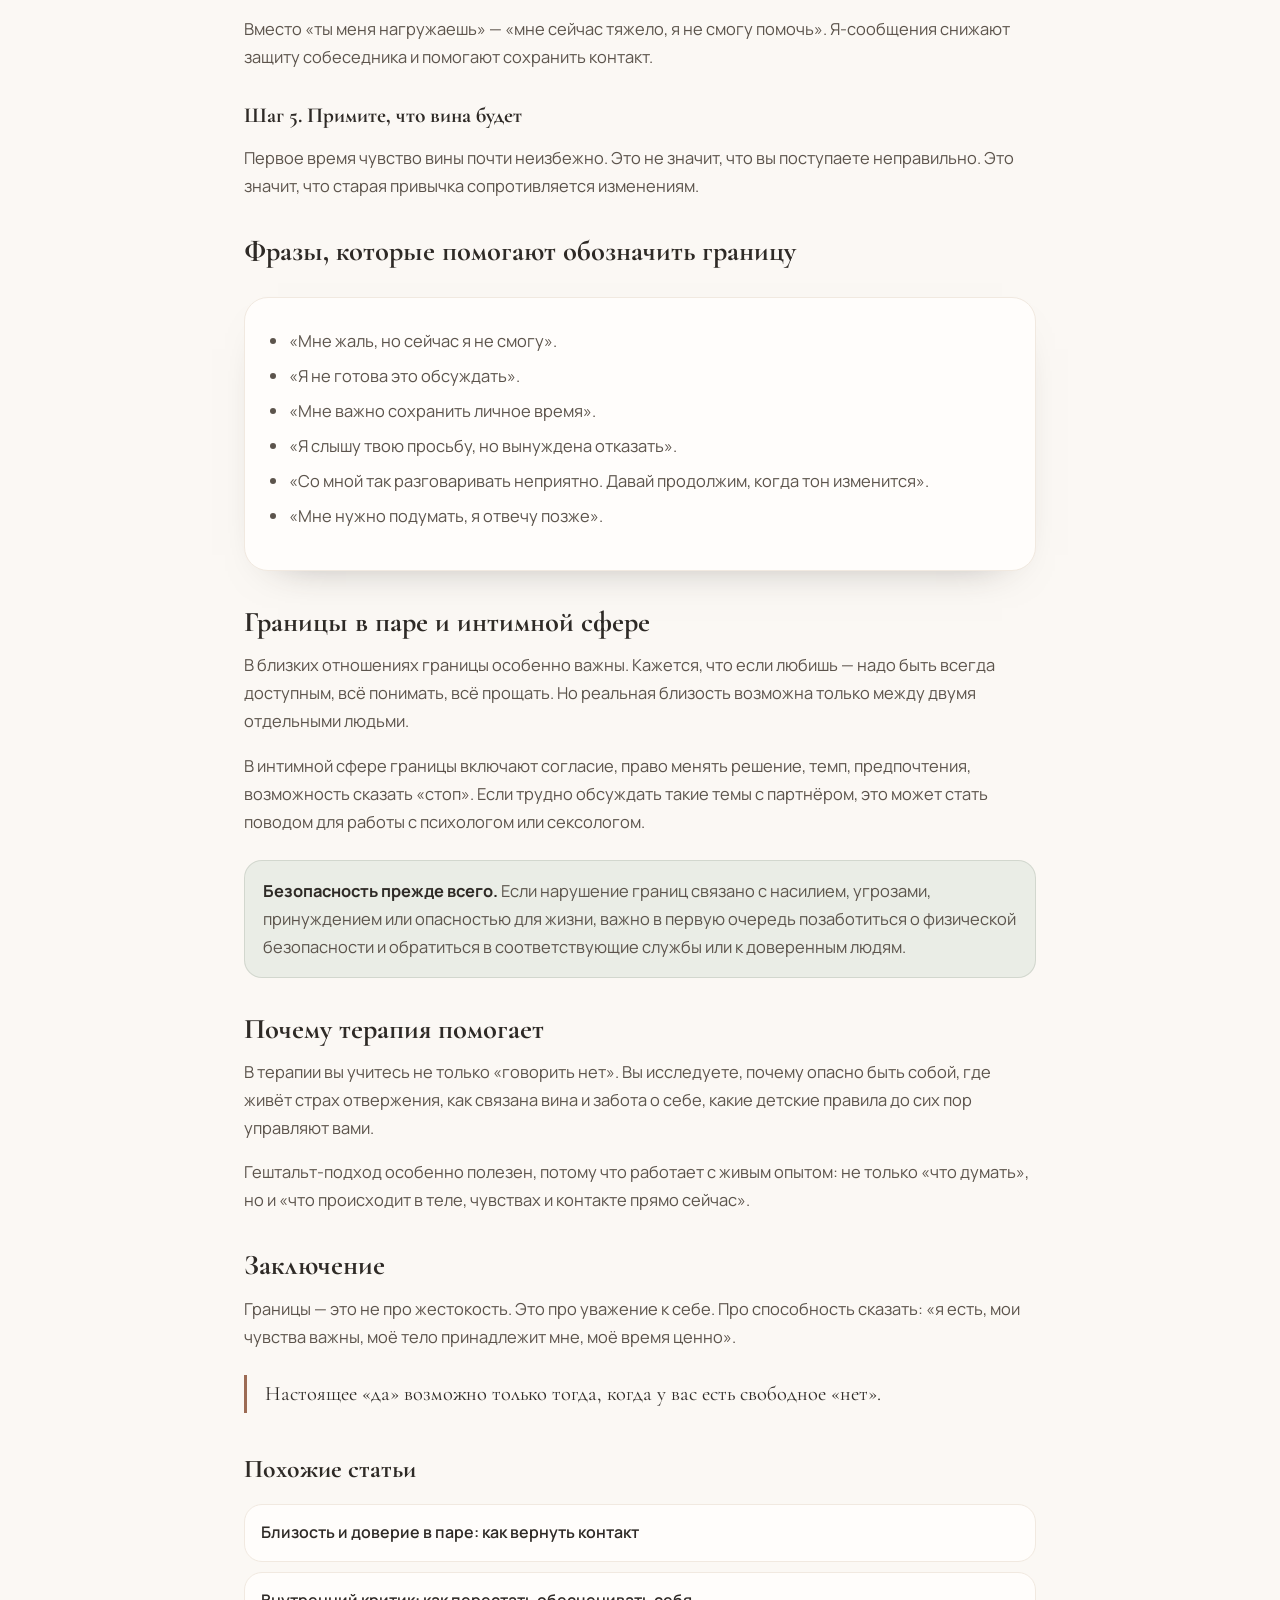
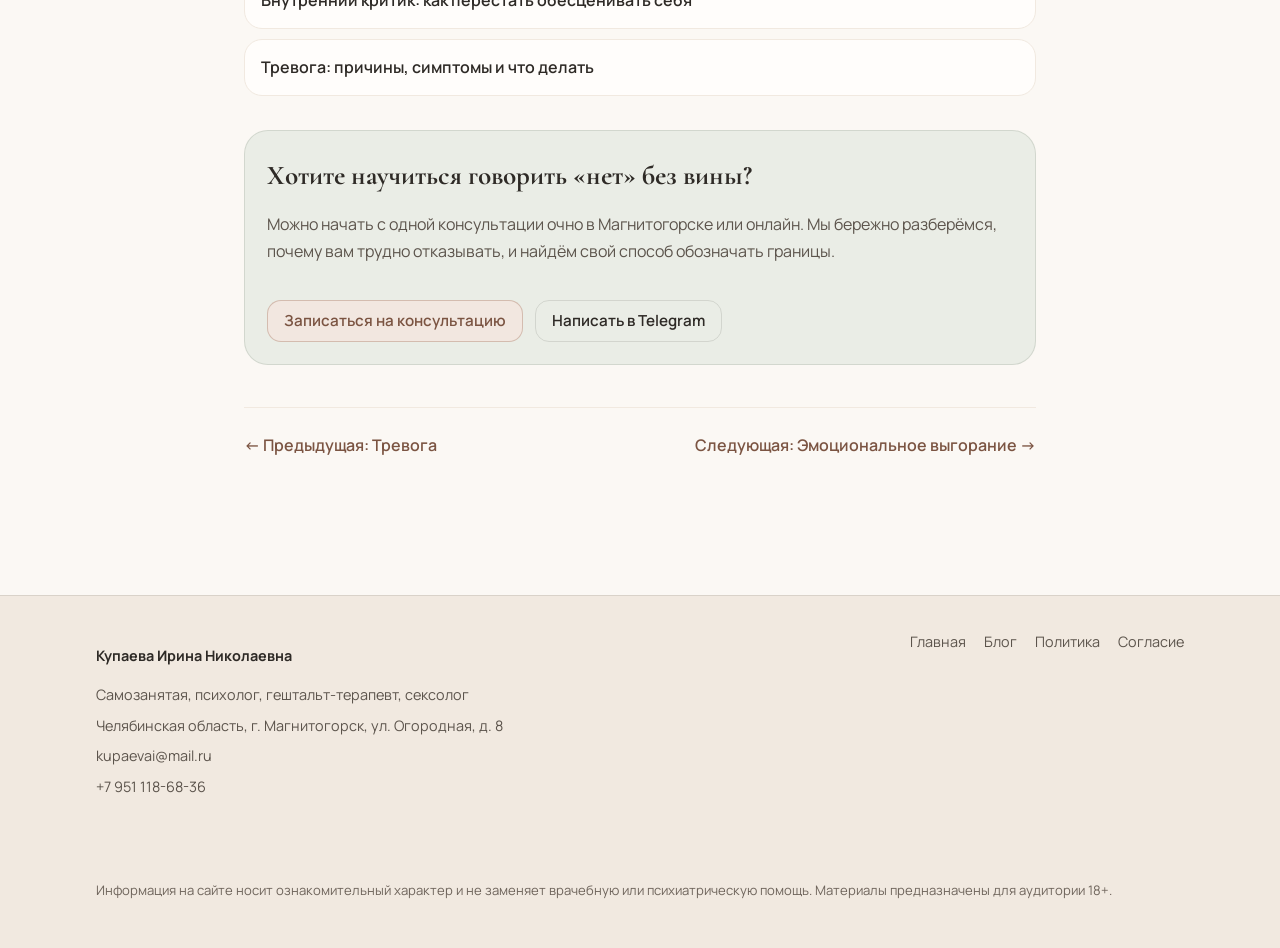
<file: blog-granitsy.html>
<!DOCTYPE html>
<html lang="ru">
<head>
<meta charset="utf-8">
<meta name="viewport" content="width=device-width, initial-scale=1">
<meta name="theme-color" content="#FBF8F4">
<title>Личные границы: почему трудно говорить «нет» — психолог Магнитогорск</title>
<meta name="description" content="Что такое личные границы, почему страшно отказывать, как начать обозначать границы без вины и агрессии. Статья психолога Купаевой Ирины: Магнитогорск и онлайн.">
<meta name="robots" content="index, follow">
<link rel="canonical" href="https://example.com/blog-granitsy.html">

<meta property="og:type" content="article">
<meta property="og:locale" content="ru_RU">
<meta property="og:title" content="Личные границы: почему трудно говорить «нет»">
<meta property="og:description" content="Как понять свои границы, перестать быть удобной и начать говорить «нет» без вины. Практические шаги и бережный подход.">
<meta property="og:url" content="https://example.com/blog-granitsy.html">
<meta property="og:image" content="https://example.com/og-cover.jpg">

<link rel="icon" href="data:image/svg+xml,%3Csvg xmlns='http://www.w3.org/2000/svg' viewBox='0 0 64 64'%3E%3Crect width='64' height='64' rx='16' fill='%23F1E9E0'/%3E%3Cpath d='M32 46c-8-5.6-12-11-12-16 0-4.4 3.4-8 7.6-8 3 0 5.6 1.7 6.4 4.2C34.8 23.7 37.4 22 40.4 22 44.6 22 48 25.6 48 30c0 5-4 10.4-12 16z' fill='%239C6B54'/%3E%3C/svg%3E">

<link rel="preconnect" href="https://fonts.googleapis.com">
<link rel="preconnect" href="https://fonts.gstatic.com" crossorigin>
<link href="https://fonts.googleapis.com/css2?family=Cormorant+Garamond:wght@400;500;600;700&family=Manrope:wght@400;500;600;700&display=swap" rel="stylesheet">
<link rel="stylesheet" href="styles.css">

<script type="application/ld+json">
{
  "@context": "https://schema.org",
  "@graph": [
    {
      "@type": "Article",
      "headline": "Личные границы: почему трудно говорить «нет» — психолог Магнитогорск",
      "description": "Что такое личные границы, почему страшно отказывать, как начать обозначать границы без вины и агрессии.",
      "inLanguage": "ru",
      "datePublished": "2026-10-23",
      "dateModified": "2026-10-23",
      "keywords": "личные границы, как говорить нет, психолог Магнитогорск, созависимость, самоценность, терапия пар",
      "author": {
        "@type": "Person",
        "name": "Купаева Ирина Николаевна",
        "email": "mailto:kupaevai@mail.ru",
        "telephone": "+79511186836",
        "jobTitle": "Психолог, гештальт-терапевт, сексолог, самозанятая",
        "address": {
          "@type": "PostalAddress",
          "streetAddress": "ул. Огородная, д. 8",
          "addressLocality": "Магнитогорск",
          "addressRegion": "Челябинская область",
          "addressCountry": "RU"
        }
      },
      "publisher": {
        "@type": "Organization",
        "name": "Купаева Ирина Николаевна",
        "logo": {"@type": "ImageObject", "url": "https://example.com/icon-512.png"}
      },
      "mainEntityOfPage": {"@type": "WebPage", "@id": "https://example.com/blog-granitsy.html"}
    },
    {
      "@type": "BreadcrumbList",
      "itemListElement": [
        {"@type": "ListItem", "position": 1, "name": "Главная", "item": "https://example.com/index.html"},
        {"@type": "ListItem", "position": 2, "name": "Блог", "item": "https://example.com/blog.html"},
        {"@type": "ListItem", "position": 3, "name": "Личные границы", "item": "https://example.com/blog-granitsy.html"}
      ]
    }
  ]
}
</script>
</head>

<body>

<header class="site-header">
  <div class="container">
    <a class="brand" href="index.html" aria-label="На главную">
      <span class="brand-mark">
        <svg viewBox="0 0 24 24" fill="none" stroke="currentColor" stroke-width="1.5" stroke-linecap="round" stroke-linejoin="round" aria-hidden="true">
          <path d="M9.813 15.904 9 18.75l-.813-2.846a4.5 4.5 0 0 0-3.09-3.09L2.25 12l2.846-.813a4.5 4.5 0 0 0 3.09-3.09L9 5.25l.813 2.846a4.5 4.5 0 0 0 3.09 3.09L15.75 12l-2.846.813a4.5 4.5 0 0 0-3.09 3.09ZM18.259 8.715 18 9.75l-.259-1.035a3.375 3.375 0 0 0-2.455-2.456L14.25 6l1.036-.259a3.375 3.375 0 0 0 2.455-2.456L18 2.25l.259 1.035a3.375 3.375 0 0 0 2.456 2.455L23.75 6l-1.035.259a3.375 3.375 0 0 0-2.456 2.455Z"/>
        </svg>
      </span>
      <span class="brand-text">
        <span class="brand-title">Купаева Ирина</span>
        <span class="brand-sub">психолог · гештальт-терапевт · сексолог</span>
      </span>
    </a>
    <a class="btn btn-primary" href="index.html#contact">Записаться</a>
  </div>
</header>

<main class="page">
  <nav class="breadcrumb" aria-label="Хлебные крошки">
    <ol>
      <li><a href="index.html">Главная</a></li>
      <li><a href="blog.html">Блог</a></li>
      <li><span aria-current="page">Личные границы</span></li>
    </ol>
  </nav>

  <article>
    <header>
      <span class="tag tag-sage">Отношения</span>
      <h1 class="title">Личные границы: почему трудно говорить «нет» и как начать</h1>
      <p class="lead">
        «Я не умею отказывать», «соглашаюсь, а потом злюсь», «боюсь обидеть» — эти фразы знакомы многим.
        Трудности с границами редко связаны с характером. Чаще за ними стоит детский опыт, страх отвержения
        и привычка обслуживать чужие чувства вместо своих.
      </p>
      <p class="meta">Купаева Ирина Николаевна · время чтения ≈ 12 минут · Магнитогорск и онлайн</p>
    </header>

    <div class="notice">
      <strong>Коротко.</strong>
      Границы — это не эгоизм и не стены. Это понимание, где заканчиваетесь вы и начинается другой.
      Здоровые границы помогают быть ближе, не теряя себя.
    </div>

    <div class="prose">
      <h2>Что такое личные границы</h2>
      <p>
        Личные границы — это условная линия между «я» и «не я». Они определяют, что для меня приемлемо,
        а что нет, какие просьбы я могу выполнить, а какие — нет, где заканчивается моя ответственность
        и начинается ответственность другого человека.
      </p>
      <p>
        Границы не делают человека холодным. Наоборот, они позволяют быть в контакте честнее.
        Когда я понимаю, чего хочу, могу сказать «да» осознанно, а не из страха, вины или привычки.
      </p>

      <blockquote>
        Границы — это не про то, чтобы оттолкнуть людей. Это про то, чтобы остаться собой рядом с ними.
      </blockquote>

      <h2>Какие бывают границы</h2>

      <h3>Физические</h3>
      <p>Касаются тела, личного пространства, прикосновений, дистанции.</p>

      <h3>Эмоциональные</h3>
      <p>Помогают различать: чьи чувства я переживаю. Тревога мамы, раздражение партнёра, обида друга — не всегда моя ответственность.</p>

      <h3>Временны́е</h3>
      <p>Распоряжение своим временем: «я не отвечаю на рабочие сообщения вечером», «мне нужна тишина после работы».</p>

      <h3>Материальные</h3>
      <p>Деньги, вещи, ресурсы: «я не даю в долг», «не хочу делиться машиной», «мой бюджет — моя зона ответственности».</p>

      <h3>Сексуальные и интимные</h3>
      <p>
        Согласие, желание, темп, предпочтения, право сказать «не сейчас», «не так», «мне некомфортно».
        Это одна из самых деликатных тем, и именно здесь границы особенно важны для безопасности и доверия.
      </p>

      <h2>Почему трудно говорить «нет»</h2>

      <h3>1. Быть удобным было безопаснее</h3>
      <p>
        Если в детстве за протест наказывали, обижались или отвергали, ребёнок мог усвоить:
        «мои желания опасны», «лучше согласиться, чем потерять любовь».
      </p>

      <h3>2. Страх отвержения</h3>
      <p>
        Отказ может восприниматься как угроза связи: «если я скажу нет, меня перестанут любить».
      </p>

      <h3>3. Вина как привычный регулятор</h3>
      <p>
        Если чужие чувства всегда ставили выше ваших, вина становится сигналом: «я снова нарушила запрет быть собой».
        Но вина не всегда означает, что вы поступили плохо.
      </p>

      <h3>4. Потребность быть хорошей</h3>
      <p>
        Быть удобной — безопасная стратегия: она помогает получать одобрение и избегать конфликтов.
        Но цена высока: потеря себя, накопленная злость, выгорание.
      </p>

      <h3>5. Слабый контакт со своими желаниями</h3>
      <p>
        Иногда человек не может сказать «нет», потому что не понимает, чего хочет. Долгая жизнь в режиме «надо»
        делает собственные желания тихими.
      </p>

      <h2>Признаки, что ваши границы нарушаются</h2>
      <ul>
        <li>вы соглашаетесь, а внутри поднимается раздражение;</li>
        <li>после общения чувствуете опустошение;</li>
        <li>часто делаете то, чего не хотите;</li>
        <li>боитесь просить о помощи;</li>
        <li>испытываете вину, когда выбираете себя;</li>
        <li>вас «накрывает» злость на того, кому вы уступили;</li>
        <li>в отношениях дисбаланс: вы даёте больше, чем получаете.</li>
      </ul>

      <h2>Как начать выстраивать границы</h2>

      <h3>Шаг 1. Замечайте своё «да» и «нет»</h3>
      <p>
        В течение недели отмечайте моменты, когда вы согласились, хотя хотели отказать. Спрашивайте себя:
        что я почувствовала в теле? почему согласилась? чего испугалась? что мне было нужно?
      </p>

      <h3>Шаг 2. Возьмите паузу</h3>
      <p>
        Самая простая практика — не отвечать сразу: «мне нужно подумать», «я отвечу позже».
        Пауза возвращает выбор. Без неё решение часто принимает страх.
      </p>

      <h3>Шаг 3. Начните с малых отказов</h3>
      <p>
        Потренируйтесь там, где безопасно: откажитесь от лишней услуги, не берите второй кусок торта,
        скажите «нет» навязчивому предложению. Цель — получить новый опыт: «я отказала, и мир не рухнул».
      </p>

      <h3>Шаг 4. Говорите от себя</h3>
      <p>
        Вместо «ты меня нагружаешь» — «мне сейчас тяжело, я не смогу помочь». Я-сообщения снижают защиту
        собеседника и помогают сохранить контакт.
      </p>

      <h3>Шаг 5. Примите, что вина будет</h3>
      <p>
        Первое время чувство вины почти неизбежно. Это не значит, что вы поступаете неправильно.
        Это значит, что старая привычка сопротивляется изменениям.
      </p>

      <h2>Фразы, которые помогают обозначить границу</h2>
      <div class="card">
        <ul>
          <li>«Мне жаль, но сейчас я не смогу».</li>
          <li>«Я не готова это обсуждать».</li>
          <li>«Мне важно сохранить личное время».</li>
          <li>«Я слышу твою просьбу, но вынуждена отказать».</li>
          <li>«Со мной так разговаривать неприятно. Давай продолжим, когда тон изменится».</li>
          <li>«Мне нужно подумать, я отвечу позже».</li>
        </ul>
      </div>

      <h2>Границы в паре и интимной сфере</h2>
      <p>
        В близких отношениях границы особенно важны. Кажется, что если любишь — надо быть всегда доступным,
        всё понимать, всё прощать. Но реальная близость возможна только между двумя отдельными людьми.
      </p>
      <p>
        В интимной сфере границы включают согласие, право менять решение, темп, предпочтения, возможность сказать «стоп».
        Если трудно обсуждать такие темы с партнёром, это может стать поводом для работы с психологом или сексологом.
      </p>

      <div class="notice">
        <strong>Безопасность прежде всего.</strong>
        Если нарушение границ связано с насилием, угрозами, принуждением или опасностью для жизни,
        важно в первую очередь позаботиться о физической безопасности и обратиться в соответствующие службы
        или к доверенным людям.
      </div>

      <h2>Почему терапия помогает</h2>
      <p>
        В терапии вы учитесь не только «говорить нет». Вы исследуете, почему опасно быть собой,
        где живёт страх отвержения, как связана вина и забота о себе, какие детские правила до сих пор управляют вами.
      </p>
      <p>
        Гештальт-подход особенно полезен, потому что работает с живым опытом: не только «что думать»,
        но и «что происходит в теле, чувствах и контакте прямо сейчас».
      </p>

      <h2>Заключение</h2>
      <p>
        Границы — это не про жестокость. Это про уважение к себе. Про способность сказать:
        «я есть, мои чувства важны, моё тело принадлежит мне, моё время ценно».
      </p>

      <blockquote>
        Настоящее «да» возможно только тогда, когда у вас есть свободное «нет».
      </blockquote>
    </div>
  </article>

  <section class="related">
    <h2>Похожие статьи</h2>
    <ul>
      <li><a href="blog-blizost.html">Близость и доверие в паре: как вернуть контакт</a></li>
      <li><a href="blog-vnutrenniy-kritik.html">Внутренний критик: как перестать обесценивать себя</a></li>
      <li><a href="blog-trevoga.html">Тревога: причины, симптомы и что делать</a></li>
    </ul>
  </section>

  <div class="contact-box">
    <h2>Хотите научиться говорить «нет» без вины?</h2>
    <p>
      Можно начать с одной консультации очно в Магнитогорске или онлайн. Мы бережно разберёмся,
      почему вам трудно отказывать, и найдём свой способ обозначать границы.
    </p>
    <div class="actions">
      <a class="btn btn-primary" href="index.html#contact">Записаться на консультацию</a>
      <a class="btn btn-secondary" href="https://t.me/+79511186836" target="_blank" rel="noopener noreferrer">Написать в Telegram</a>
    </div>
  </div>

  <div class="article-nav">
    <a href="blog-trevoga.html">← Предыдущая: Тревога</a>
    <a href="blog-vygoranie.html">Следующая: Эмоциональное выгорание →</a>
  </div>
</main>

<footer class="site-footer">
  <div class="container">
    <div>
      <p><strong>Купаева Ирина Николаевна</strong></p>
      <div class="footer-contacts">
        <span>Самозанятая, психолог, гештальт-терапевт, сексолог</span>
        <span>Челябинская область, г. Магнитогорск, ул. Огородная, д. 8</span>
        <span><a href="mailto:kupaevai@mail.ru">kupaevai@mail.ru</a></span>
        <span><a href="tel:+79511186836">+7 951 118-68-36</a></span>
      </div>
    </div>
    <nav class="footer-links" aria-label="Ссылки в подвале">
      <a href="index.html">Главная</a>
      <a href="blog.html">Блог</a>
      <a href="privacy-policy.html">Политика</a>
      <a href="consent.html">Согласие</a>
    </nav>
  </div>
  <div class="container">
    <p class="disclaimer">
      Информация на сайте носит ознакомительный характер и не заменяет врачебную или психиатрическую помощь.
      Материалы предназначены для аудитории 18+.
    </p>
  </div>
</footer>

</body>
</html>
</file>
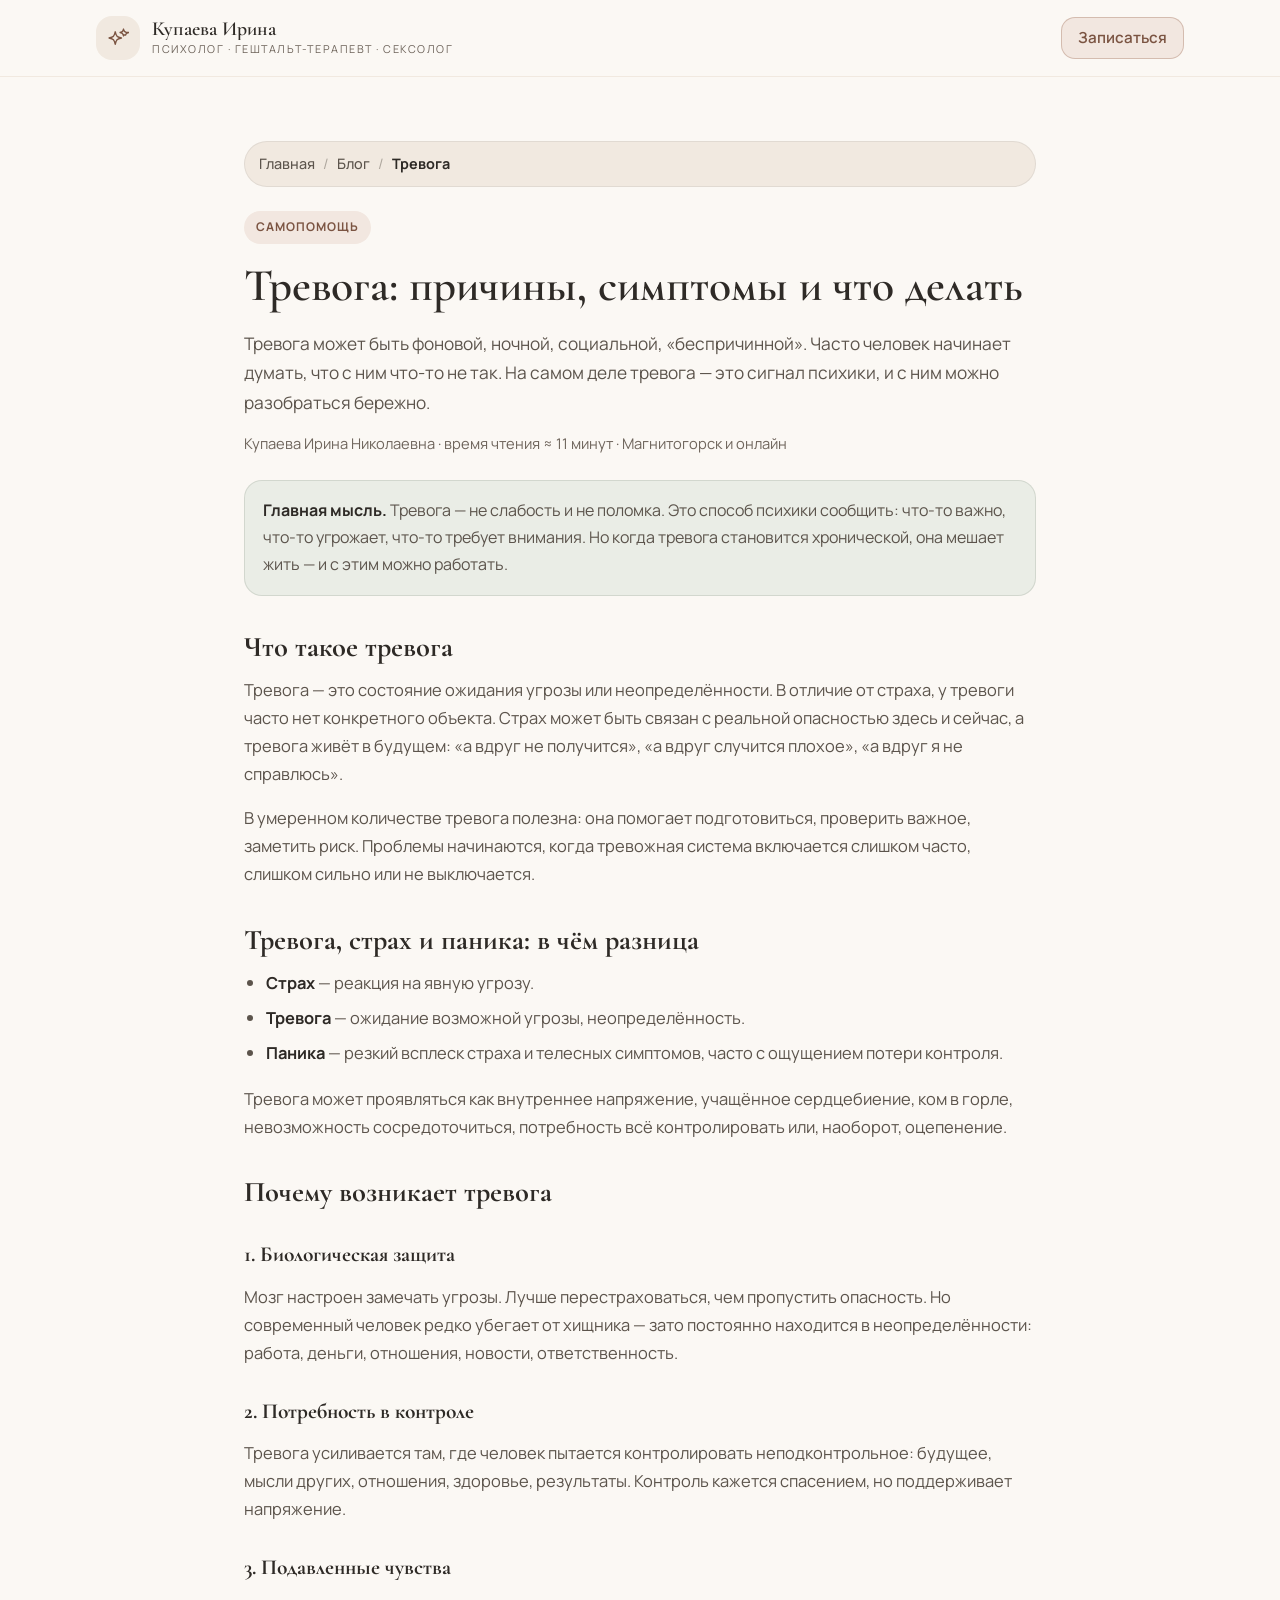
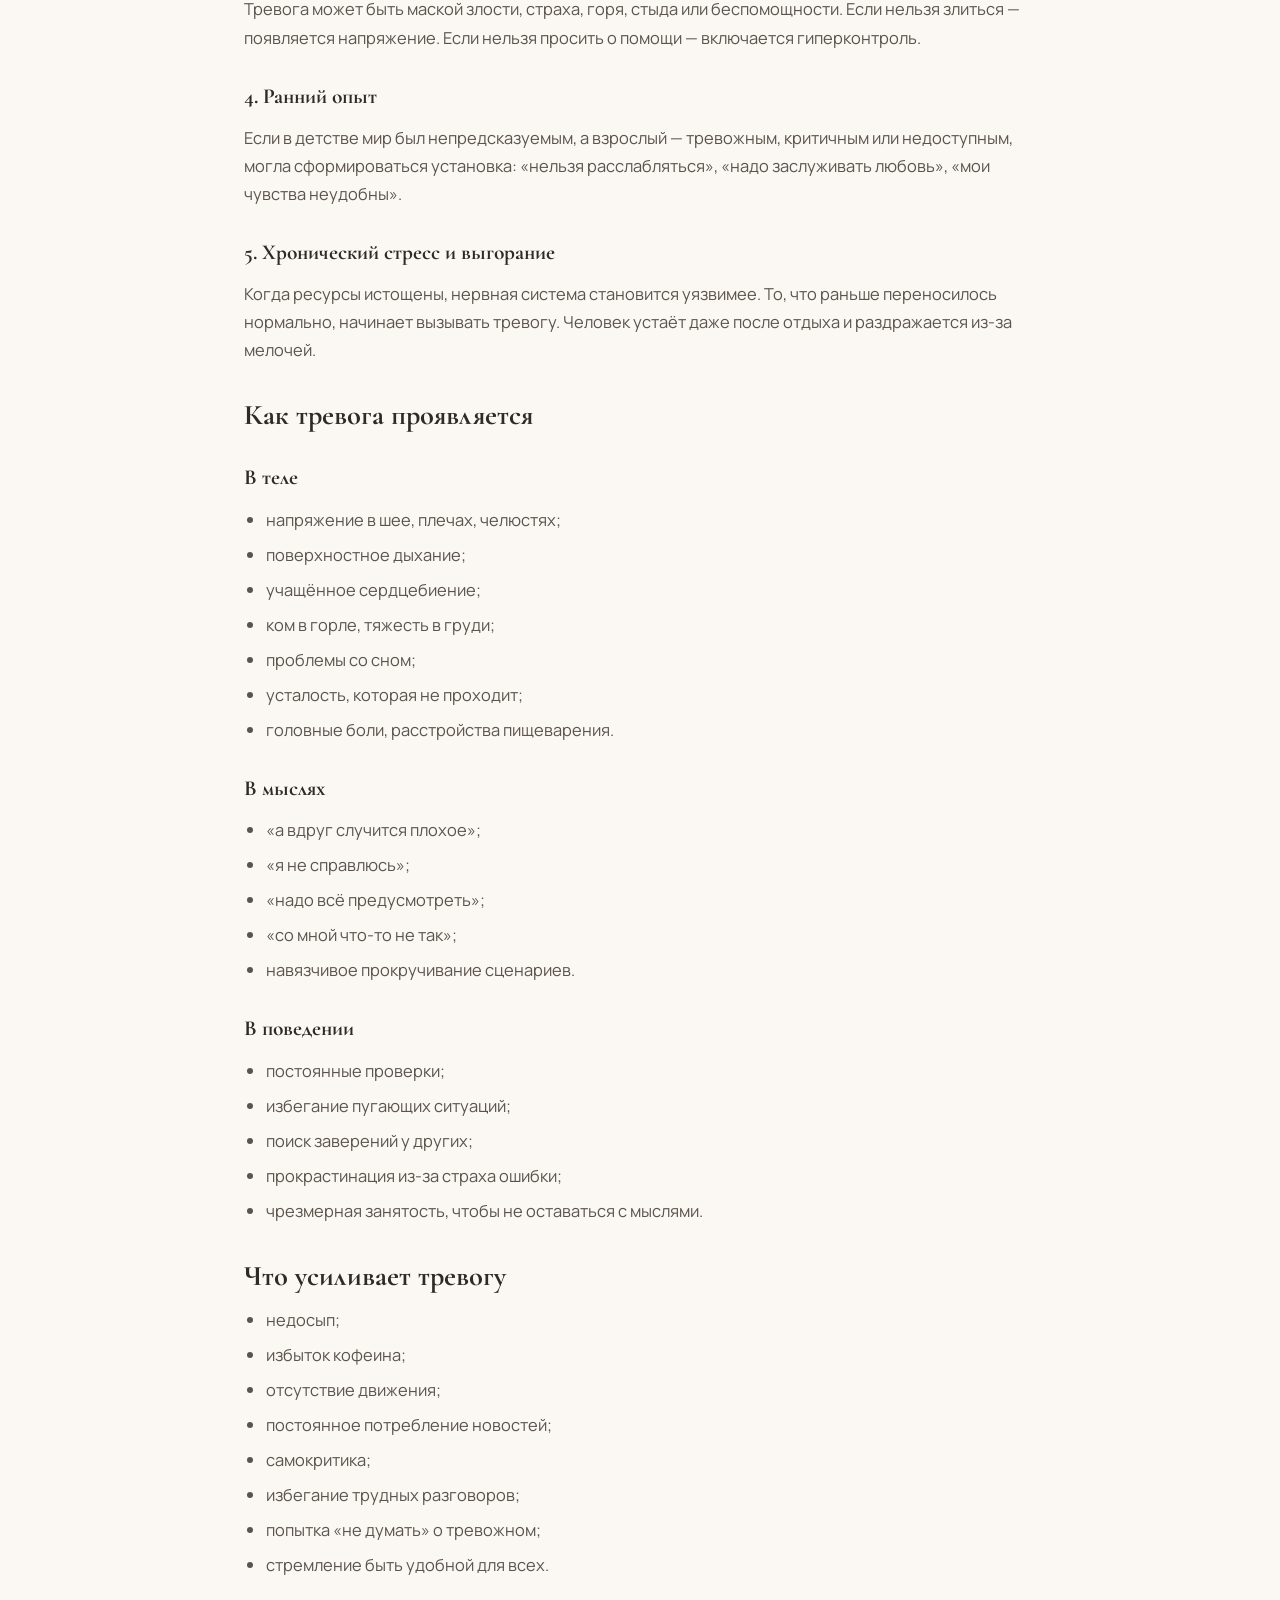
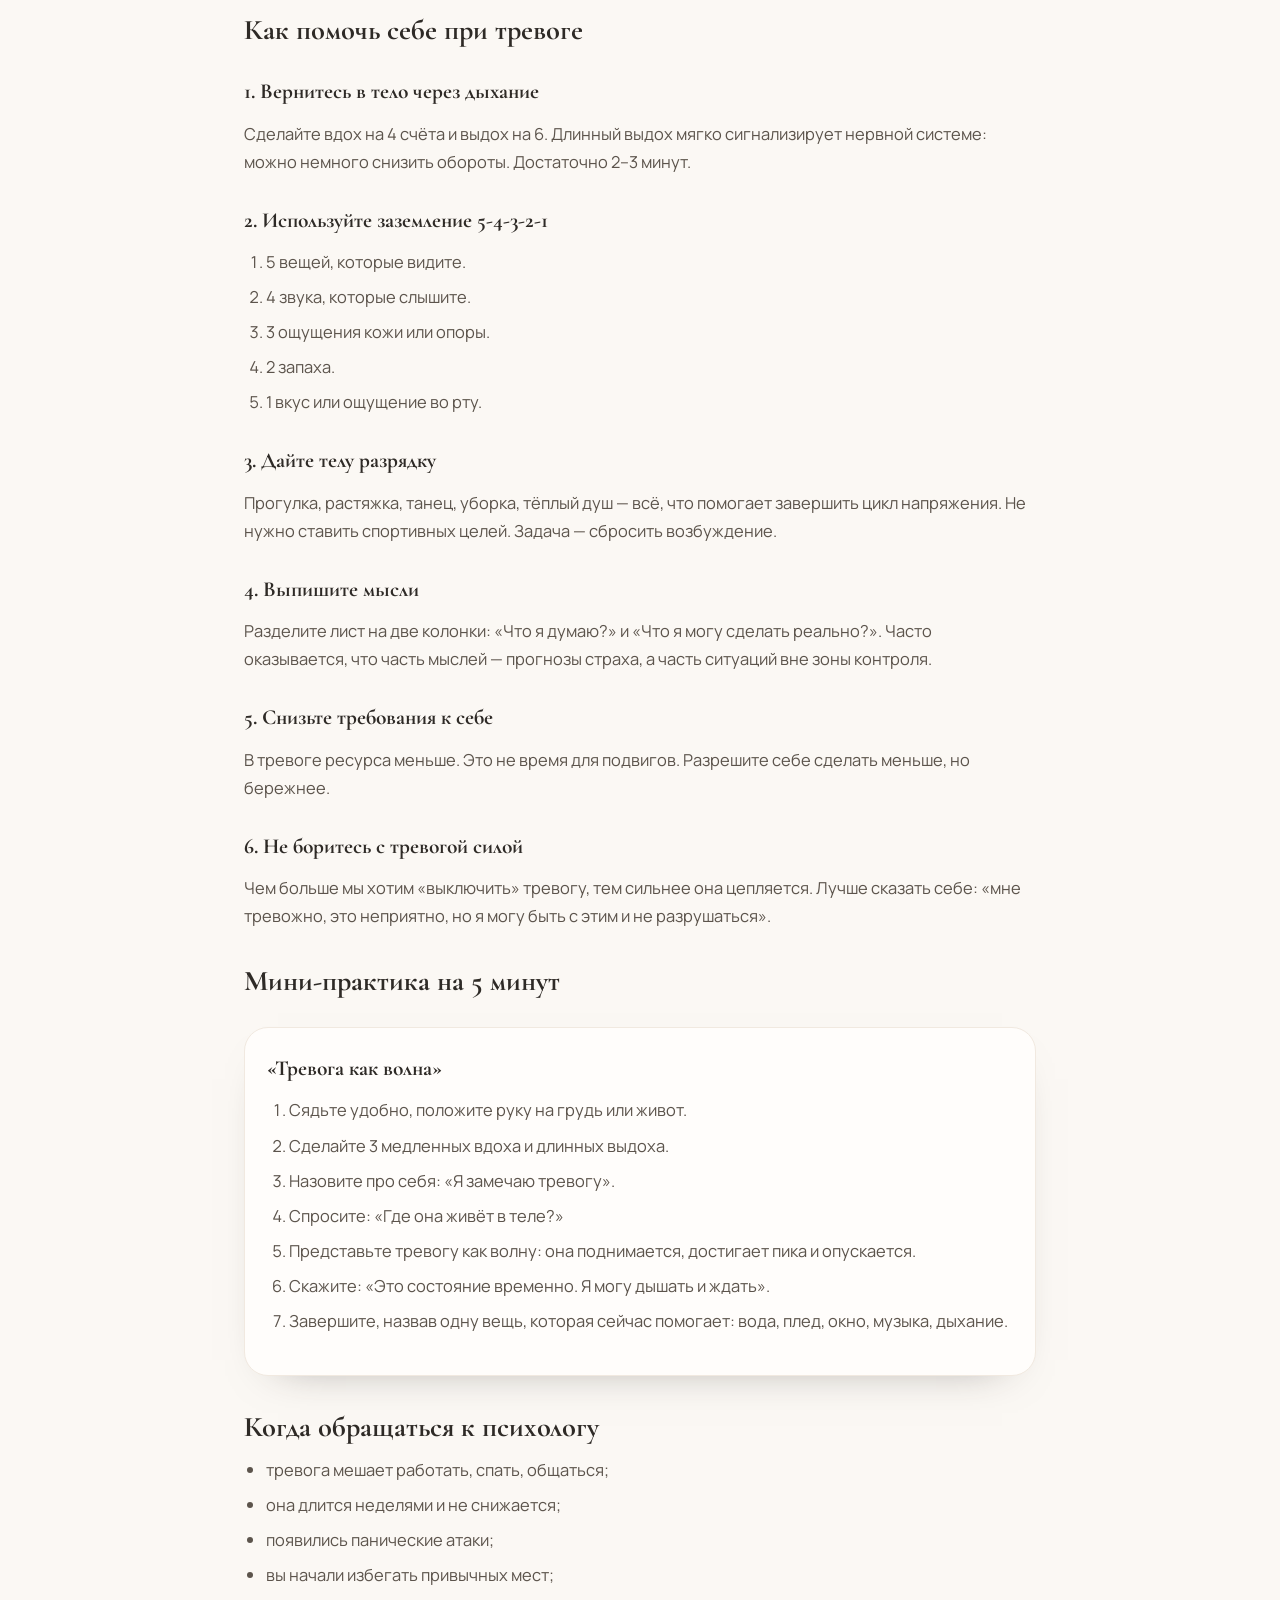
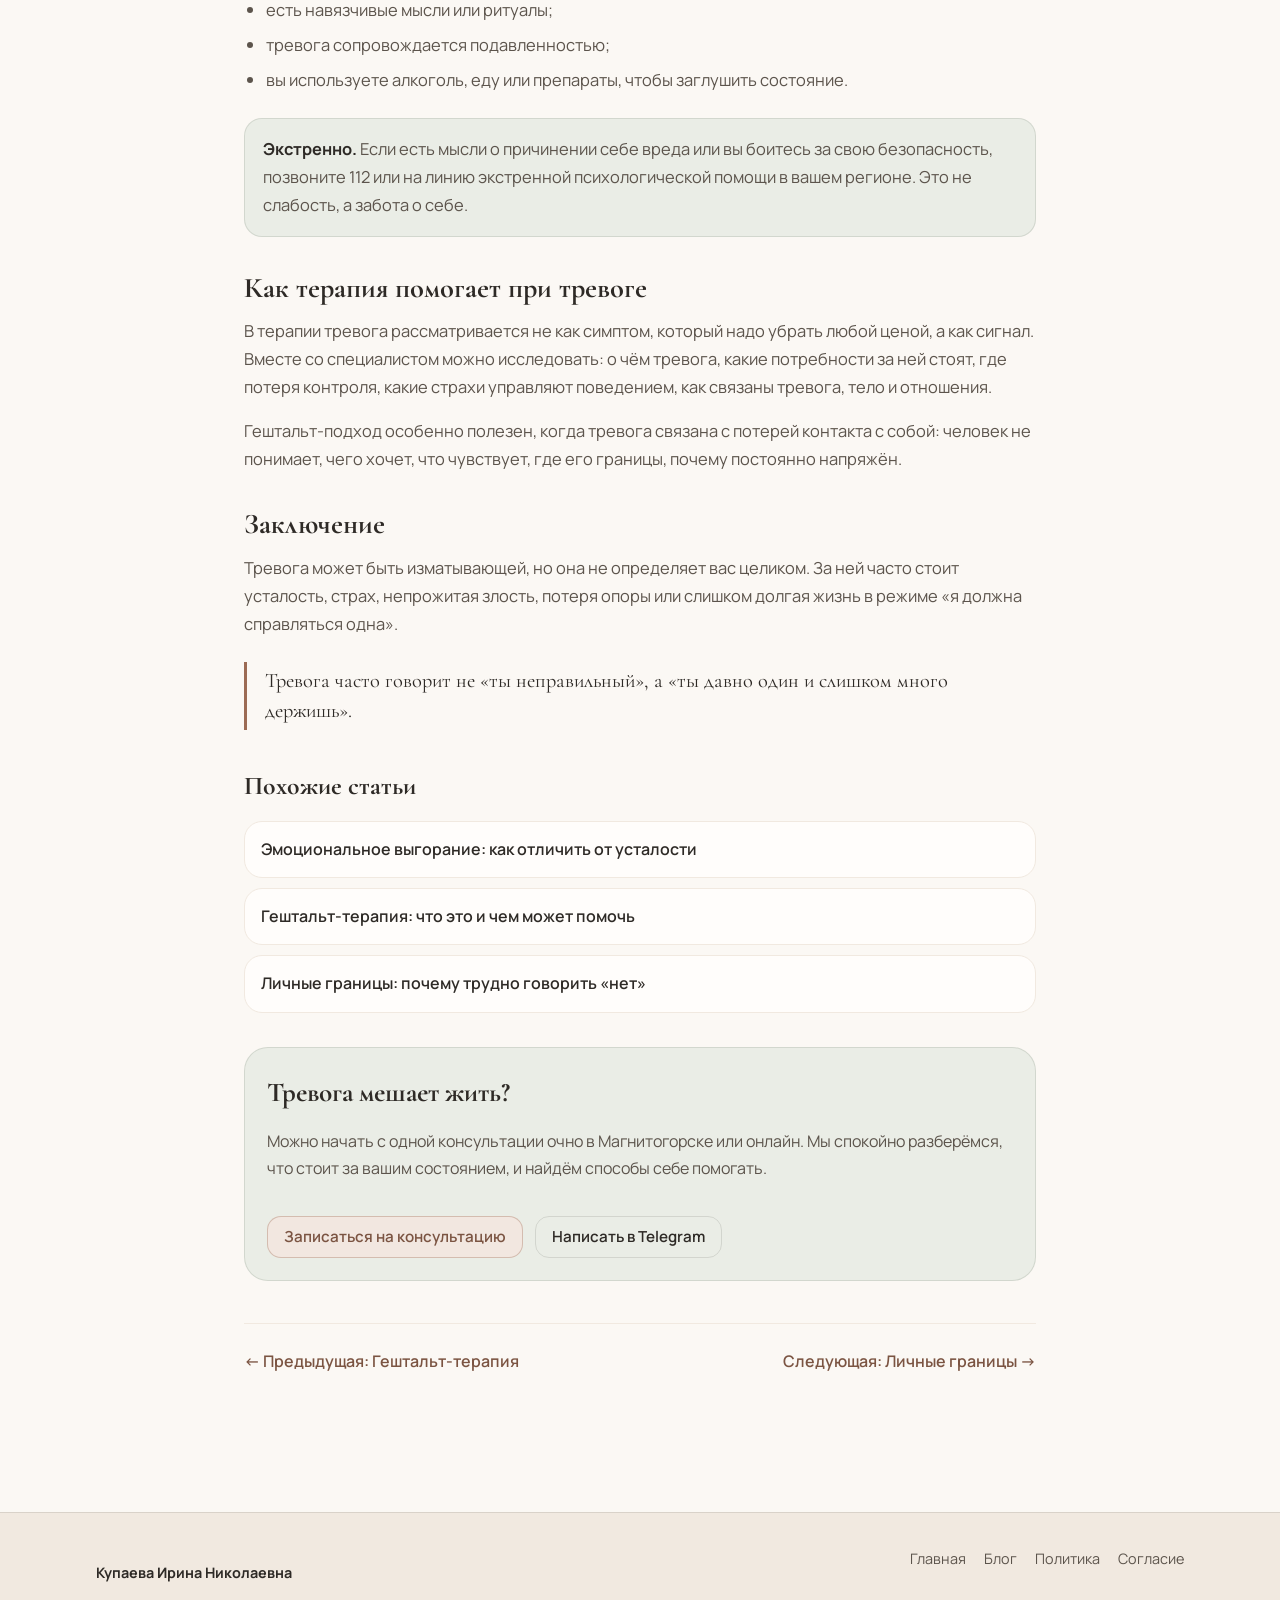
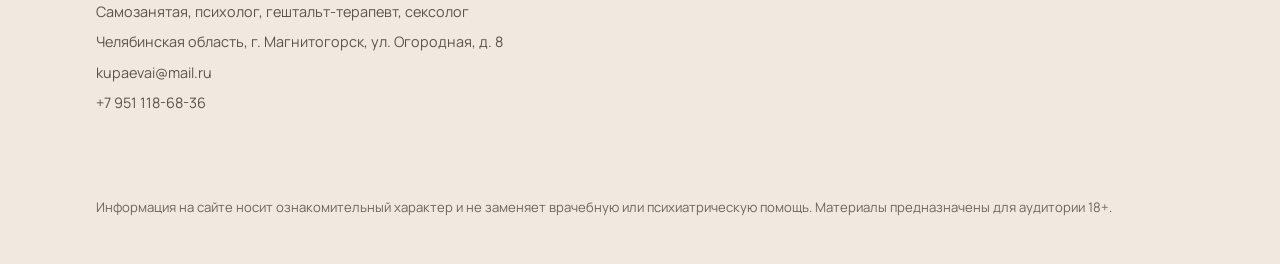
<file: blog-trevoga.html>
<!DOCTYPE html>
<html lang="ru">
<head>
<meta charset="utf-8">
<meta name="viewport" content="width=device-width, initial-scale=1">
<meta name="theme-color" content="#FBF8F4">
<title>Тревога: причины, симптомы и что делать — психолог Магнитогорск</title>
<meta name="description" content="Почему возникает тревога, как она проявляется в теле и мыслях, что помогает снизить напряжение и когда стоит обратиться к психологу в Магнитогорске или онлайн.">
<meta name="robots" content="index, follow">
<link rel="canonical" href="https://example.com/blog-trevoga.html">

<meta property="og:type" content="article">
<meta property="og:locale" content="ru_RU">
<meta property="og:title" content="Тревога: причины, симптомы и что делать">
<meta property="og:description" content="Как понять тревогу, снизить напряжение и вовремя обратиться за помощью. Практические шаги и бережный взгляд психолога.">
<meta property="og:url" content="https://example.com/blog-trevoga.html">
<meta property="og:image" content="https://example.com/og-cover.jpg">

<link rel="icon" href="data:image/svg+xml,%3Csvg xmlns='http://www.w3.org/2000/svg' viewBox='0 0 64 64'%3E%3Crect width='64' height='64' rx='16' fill='%23F1E9E0'/%3E%3Cpath d='M32 46c-8-5.6-12-11-12-16 0-4.4 3.4-8 7.6-8 3 0 5.6 1.7 6.4 4.2C34.8 23.7 37.4 22 40.4 22 44.6 22 48 25.6 48 30c0 5-4 10.4-12 16z' fill='%239C6B54'/%3E%3C/svg%3E">

<link rel="preconnect" href="https://fonts.googleapis.com">
<link rel="preconnect" href="https://fonts.gstatic.com" crossorigin>
<link href="https://fonts.googleapis.com/css2?family=Cormorant+Garamond:wght@400;500;600;700&family=Manrope:wght@400;500;600;700&display=swap" rel="stylesheet">
<link rel="stylesheet" href="styles.css">

<script type="application/ld+json">
{
  "@context": "https://schema.org",
  "@graph": [
    {
      "@type": "Article",
      "headline": "Тревога: причины, симптомы и что делать — психолог Магнитогорск",
      "description": "Почему возникает тревога, как она проявляется в теле и мыслях, что помогает снизить напряжение и когда стоит обратиться к психологу.",
      "inLanguage": "ru",
      "datePublished": "2026-10-23",
      "dateModified": "2026-10-23",
      "keywords": "тревога, психолог Магнитогорск, как справиться с тревогой, панические атаки, консультация психолога, гештальт-терапия",
      "author": {
        "@type": "Person",
        "name": "Купаева Ирина Николаевна",
        "email": "mailto:kupaevai@mail.ru",
        "telephone": "+79511186836",
        "jobTitle": "Психолог, гештальт-терапевт, сексолог, самозанятая",
        "address": {
          "@type": "PostalAddress",
          "streetAddress": "ул. Огородная, д. 8",
          "addressLocality": "Магнитогорск",
          "addressRegion": "Челябинская область",
          "addressCountry": "RU"
        }
      },
      "publisher": {
        "@type": "Organization",
        "name": "Купаева Ирина Николаевна",
        "logo": {"@type": "ImageObject", "url": "https://example.com/icon-512.png"}
      },
      "mainEntityOfPage": {"@type": "WebPage", "@id": "https://example.com/blog-trevoga.html"}
    },
    {
      "@type": "BreadcrumbList",
      "itemListElement": [
        {"@type": "ListItem", "position": 1, "name": "Главная", "item": "https://example.com/index.html"},
        {"@type": "ListItem", "position": 2, "name": "Блог", "item": "https://example.com/blog.html"},
        {"@type": "ListItem", "position": 3, "name": "Тревога", "item": "https://example.com/blog-trevoga.html"}
      ]
    }
  ]
}
</script>
</head>

<body>

<header class="site-header">
  <div class="container">
    <a class="brand" href="index.html" aria-label="На главную">
      <span class="brand-mark">
        <svg viewBox="0 0 24 24" fill="none" stroke="currentColor" stroke-width="1.5" stroke-linecap="round" stroke-linejoin="round" aria-hidden="true">
          <path d="M9.813 15.904 9 18.75l-.813-2.846a4.5 4.5 0 0 0-3.09-3.09L2.25 12l2.846-.813a4.5 4.5 0 0 0 3.09-3.09L9 5.25l.813 2.846a4.5 4.5 0 0 0 3.09 3.09L15.75 12l-2.846.813a4.5 4.5 0 0 0-3.09 3.09ZM18.259 8.715 18 9.75l-.259-1.035a3.375 3.375 0 0 0-2.455-2.456L14.25 6l1.036-.259a3.375 3.375 0 0 0 2.455-2.456L18 2.25l.259 1.035a3.375 3.375 0 0 0 2.456 2.455L23.75 6l-1.035.259a3.375 3.375 0 0 0-2.456 2.455Z"/>
        </svg>
      </span>
      <span class="brand-text">
        <span class="brand-title">Купаева Ирина</span>
        <span class="brand-sub">психолог · гештальт-терапевт · сексолог</span>
      </span>
    </a>
    <a class="btn btn-primary" href="index.html#contact">Записаться</a>
  </div>
</header>

<main class="page">
  <nav class="breadcrumb" aria-label="Хлебные крошки">
    <ol>
      <li><a href="index.html">Главная</a></li>
      <li><a href="blog.html">Блог</a></li>
      <li><span aria-current="page">Тревога</span></li>
    </ol>
  </nav>

  <article>
    <header>
      <span class="tag tag-terra">Самопомощь</span>
      <h1 class="title">Тревога: причины, симптомы и что делать</h1>
      <p class="lead">
        Тревога может быть фоновой, ночной, социальной, «беспричинной». Часто человек начинает думать,
        что с ним что-то не так. На самом деле тревога — это сигнал психики, и с ним можно разобраться бережно.
      </p>
      <p class="meta">Купаева Ирина Николаевна · время чтения ≈ 11 минут · Магнитогорск и онлайн</p>
    </header>

    <div class="notice">
      <strong>Главная мысль.</strong>
      Тревога — не слабость и не поломка. Это способ психики сообщить: что-то важно, что-то угрожает,
      что-то требует внимания. Но когда тревога становится хронической, она мешает жить — и с этим можно работать.
    </div>

    <div class="prose">
      <h2>Что такое тревога</h2>
      <p>
        Тревога — это состояние ожидания угрозы или неопределённости. В отличие от страха, у тревоги
        часто нет конкретного объекта. Страх может быть связан с реальной опасностью здесь и сейчас,
        а тревога живёт в будущем: «а вдруг не получится», «а вдруг случится плохое», «а вдруг я не справлюсь».
      </p>
      <p>
        В умеренном количестве тревога полезна: она помогает подготовиться, проверить важное, заметить риск.
        Проблемы начинаются, когда тревожная система включается слишком часто, слишком сильно или не выключается.
      </p>

      <h2>Тревога, страх и паника: в чём разница</h2>
      <ul>
        <li><strong>Страх</strong> — реакция на явную угрозу.</li>
        <li><strong>Тревога</strong> — ожидание возможной угрозы, неопределённость.</li>
        <li><strong>Паника</strong> — резкий всплеск страха и телесных симптомов, часто с ощущением потери контроля.</li>
      </ul>
      <p>
        Тревога может проявляться как внутреннее напряжение, учащённое сердцебиение, ком в горле,
        невозможность сосредоточиться, потребность всё контролировать или, наоборот, оцепенение.
      </p>

      <h2>Почему возникает тревога</h2>

      <h3>1. Биологическая защита</h3>
      <p>
        Мозг настроен замечать угрозы. Лучше перестраховаться, чем пропустить опасность.
        Но современный человек редко убегает от хищника — зато постоянно находится в неопределённости:
        работа, деньги, отношения, новости, ответственность.
      </p>

      <h3>2. Потребность в контроле</h3>
      <p>
        Тревога усиливается там, где человек пытается контролировать неподконтрольное: будущее,
        мысли других, отношения, здоровье, результаты. Контроль кажется спасением, но поддерживает напряжение.
      </p>

      <h3>3. Подавленные чувства</h3>
      <p>
        Тревога может быть маской злости, страха, горя, стыда или беспомощности. Если нельзя злиться —
        появляется напряжение. Если нельзя просить о помощи — включается гиперконтроль.
      </p>

      <h3>4. Ранний опыт</h3>
      <p>
        Если в детстве мир был непредсказуемым, а взрослый — тревожным, критичным или недоступным,
        могла сформироваться установка: «нельзя расслабляться», «надо заслуживать любовь»,
        «мои чувства неудобны».
      </p>

      <h3>5. Хронический стресс и выгорание</h3>
      <p>
        Когда ресурсы истощены, нервная система становится уязвимее. То, что раньше переносилось нормально,
        начинает вызывать тревогу. Человек устаёт даже после отдыха и раздражается из-за мелочей.
      </p>

      <h2>Как тревога проявляется</h2>

      <h3>В теле</h3>
      <ul>
        <li>напряжение в шее, плечах, челюстях;</li>
        <li>поверхностное дыхание;</li>
        <li>учащённое сердцебиение;</li>
        <li>ком в горле, тяжесть в груди;</li>
        <li>проблемы со сном;</li>
        <li>усталость, которая не проходит;</li>
        <li>головные боли, расстройства пищеварения.</li>
      </ul>

      <h3>В мыслях</h3>
      <ul>
        <li>«а вдруг случится плохое»;</li>
        <li>«я не справлюсь»;</li>
        <li>«надо всё предусмотреть»;</li>
        <li>«со мной что-то не так»;</li>
        <li>навязчивое прокручивание сценариев.</li>
      </ul>

      <h3>В поведении</h3>
      <ul>
        <li>постоянные проверки;</li>
        <li>избегание пугающих ситуаций;</li>
        <li>поиск заверений у других;</li>
        <li>прокрастинация из-за страха ошибки;</li>
        <li>чрезмерная занятость, чтобы не оставаться с мыслями.</li>
      </ul>

      <h2>Что усиливает тревогу</h2>
      <ul>
        <li>недосып;</li>
        <li>избыток кофеина;</li>
        <li>отсутствие движения;</li>
        <li>постоянное потребление новостей;</li>
        <li>самокритика;</li>
        <li>избегание трудных разговоров;</li>
        <li>попытка «не думать» о тревожном;</li>
        <li>стремление быть удобной для всех.</li>
      </ul>

      <h2>Как помочь себе при тревоге</h2>

      <h3>1. Вернитесь в тело через дыхание</h3>
      <p>
        Сделайте вдох на 4 счёта и выдох на 6. Длинный выдох мягко сигнализирует нервной системе:
        можно немного снизить обороты. Достаточно 2–3 минут.
      </p>

      <h3>2. Используйте заземление 5-4-3-2-1</h3>
      <ol>
        <li>5 вещей, которые видите.</li>
        <li>4 звука, которые слышите.</li>
        <li>3 ощущения кожи или опоры.</li>
        <li>2 запаха.</li>
        <li>1 вкус или ощущение во рту.</li>
      </ol>

      <h3>3. Дайте телу разрядку</h3>
      <p>
        Прогулка, растяжка, танец, уборка, тёплый душ — всё, что помогает завершить цикл напряжения.
        Не нужно ставить спортивных целей. Задача — сбросить возбуждение.
      </p>

      <h3>4. Выпишите мысли</h3>
      <p>
        Разделите лист на две колонки: «Что я думаю?» и «Что я могу сделать реально?».
        Часто оказывается, что часть мыслей — прогнозы страха, а часть ситуаций вне зоны контроля.
      </p>

      <h3>5. Снизьте требования к себе</h3>
      <p>
        В тревоге ресурса меньше. Это не время для подвигов. Разрешите себе сделать меньше, но бережнее.
      </p>

      <h3>6. Не боритесь с тревогой силой</h3>
      <p>
        Чем больше мы хотим «выключить» тревогу, тем сильнее она цепляется. Лучше сказать себе:
        «мне тревожно, это неприятно, но я могу быть с этим и не разрушаться».
      </p>

      <h2>Мини-практика на 5 минут</h2>
      <div class="card">
        <h3 style="margin-top:0">«Тревога как волна»</h3>
        <ol>
          <li>Сядьте удобно, положите руку на грудь или живот.</li>
          <li>Сделайте 3 медленных вдоха и длинных выдоха.</li>
          <li>Назовите про себя: «Я замечаю тревогу».</li>
          <li>Спросите: «Где она живёт в теле?»</li>
          <li>Представьте тревогу как волну: она поднимается, достигает пика и опускается.</li>
          <li>Скажите: «Это состояние временно. Я могу дышать и ждать».</li>
          <li>Завершите, назвав одну вещь, которая сейчас помогает: вода, плед, окно, музыка, дыхание.</li>
        </ol>
      </div>

      <h2>Когда обращаться к психологу</h2>
      <ul>
        <li>тревога мешает работать, спать, общаться;</li>
        <li>она длится неделями и не снижается;</li>
        <li>появились панические атаки;</li>
        <li>вы начали избегать привычных мест;</li>
        <li>есть навязчивые мысли или ритуалы;</li>
        <li>тревога сопровождается подавленностью;</li>
        <li>вы используете алкоголь, еду или препараты, чтобы заглушить состояние.</li>
      </ul>

      <div class="notice">
        <strong>Экстренно.</strong>
        Если есть мысли о причинении себе вреда или вы боитесь за свою безопасность, позвоните 112
        или на линию экстренной психологической помощи в вашем регионе. Это не слабость, а забота о себе.
      </div>

      <h2>Как терапия помогает при тревоге</h2>
      <p>
        В терапии тревога рассматривается не как симптом, который надо убрать любой ценой, а как сигнал.
        Вместе со специалистом можно исследовать: о чём тревога, какие потребности за ней стоят,
        где потеря контроля, какие страхи управляют поведением, как связаны тревога, тело и отношения.
      </p>
      <p>
        Гештальт-подход особенно полезен, когда тревога связана с потерей контакта с собой:
        человек не понимает, чего хочет, что чувствует, где его границы, почему постоянно напряжён.
      </p>

      <h2>Заключение</h2>
      <p>
        Тревога может быть изматывающей, но она не определяет вас целиком. За ней часто стоит усталость,
        страх, непрожитая злость, потеря опоры или слишком долгая жизнь в режиме «я должна справляться одна».
      </p>

      <blockquote>
        Тревога часто говорит не «ты неправильный», а «ты давно один и слишком много держишь».
      </blockquote>
    </div>
  </article>

  <section class="related">
    <h2>Похожие статьи</h2>
    <ul>
      <li><a href="blog-vygoranie.html">Эмоциональное выгорание: как отличить от усталости</a></li>
      <li><a href="blog-geshtalt.html">Гештальт-терапия: что это и чем может помочь</a></li>
      <li><a href="blog-granitsy.html">Личные границы: почему трудно говорить «нет»</a></li>
    </ul>
  </section>

  <div class="contact-box">
    <h2>Тревога мешает жить?</h2>
    <p>
      Можно начать с одной консультации очно в Магнитогорске или онлайн. Мы спокойно разберёмся,
      что стоит за вашим состоянием, и найдём способы себе помогать.
    </p>
    <div class="actions">
      <a class="btn btn-primary" href="index.html#contact">Записаться на консультацию</a>
      <a class="btn btn-secondary" href="https://t.me/+79511186836" target="_blank" rel="noopener noreferrer">Написать в Telegram</a>
    </div>
  </div>

  <div class="article-nav">
    <a href="blog-geshtalt.html">← Предыдущая: Гештальт-терапия</a>
    <a href="blog-granitsy.html">Следующая: Личные границы →</a>
  </div>
</main>

<footer class="site-footer">
  <div class="container">
    <div>
      <p><strong>Купаева Ирина Николаевна</strong></p>
      <div class="footer-contacts">
        <span>Самозанятая, психолог, гештальт-терапевт, сексолог</span>
        <span>Челябинская область, г. Магнитогорск, ул. Огородная, д. 8</span>
        <span><a href="mailto:kupaevai@mail.ru">kupaevai@mail.ru</a></span>
        <span><a href="tel:+79511186836">+7 951 118-68-36</a></span>
      </div>
    </div>
    <nav class="footer-links" aria-label="Ссылки в подвале">
      <a href="index.html">Главная</a>
      <a href="blog.html">Блог</a>
      <a href="privacy-policy.html">Политика</a>
      <a href="consent.html">Согласие</a>
    </nav>
  </div>
  <div class="container">
    <p class="disclaimer">
      Информация на сайте носит ознакомительный характер и не заменяет врачебную или психиатрическую помощь.
      Материалы предназначены для аудитории 18+.
    </p>
  </div>
</footer>

</body>
</html>
</file>
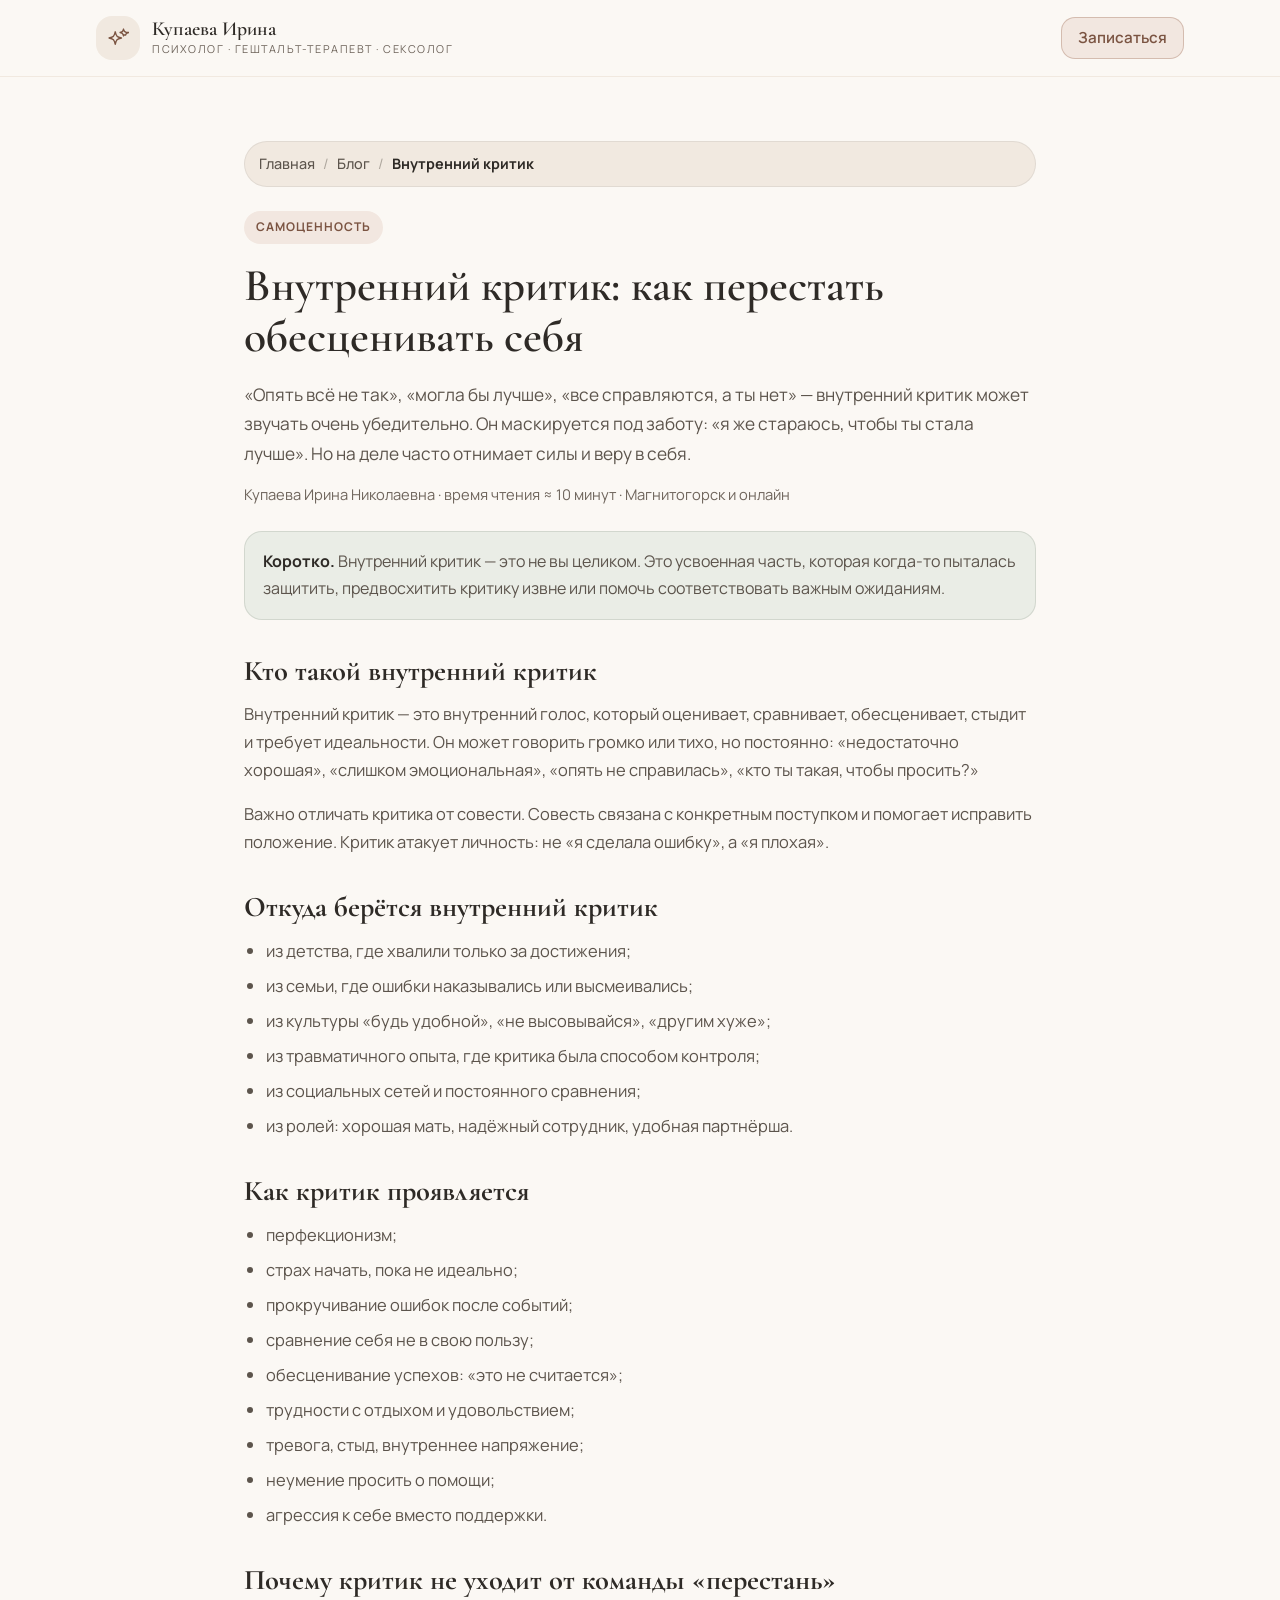
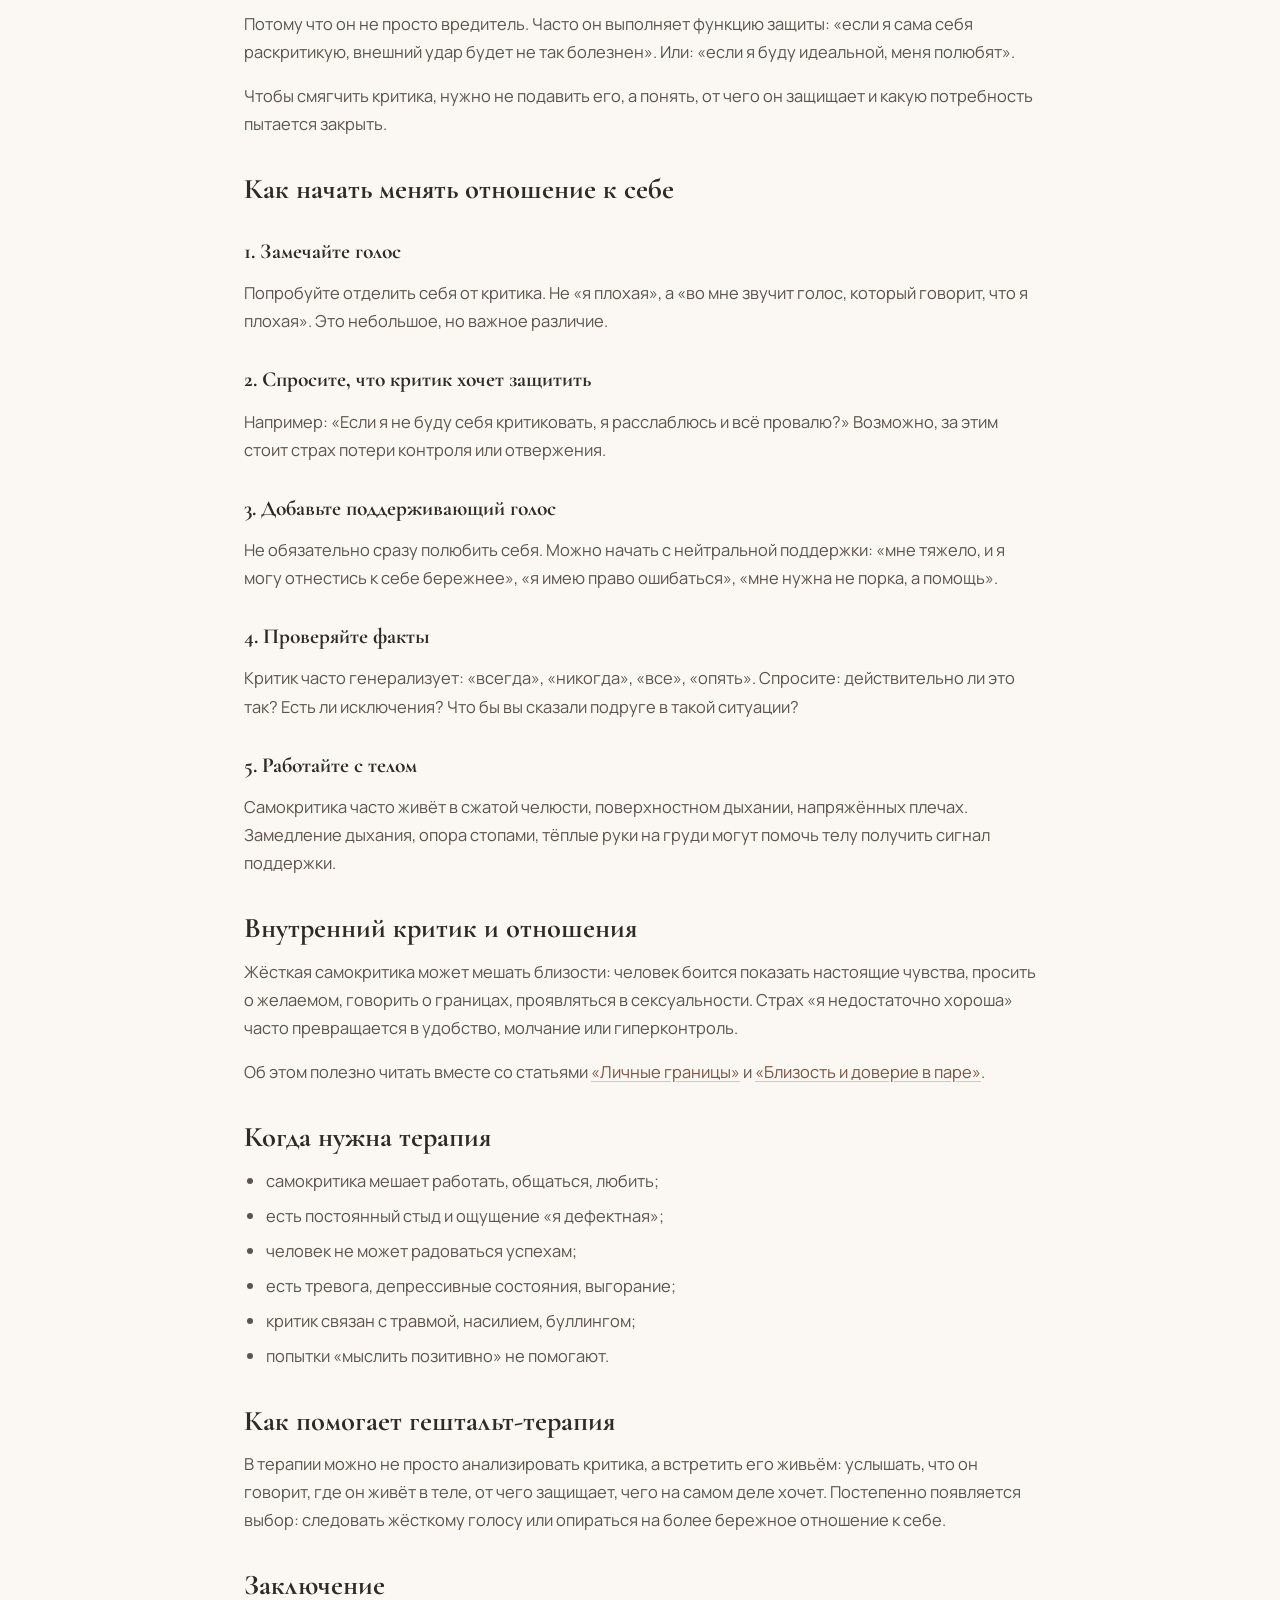
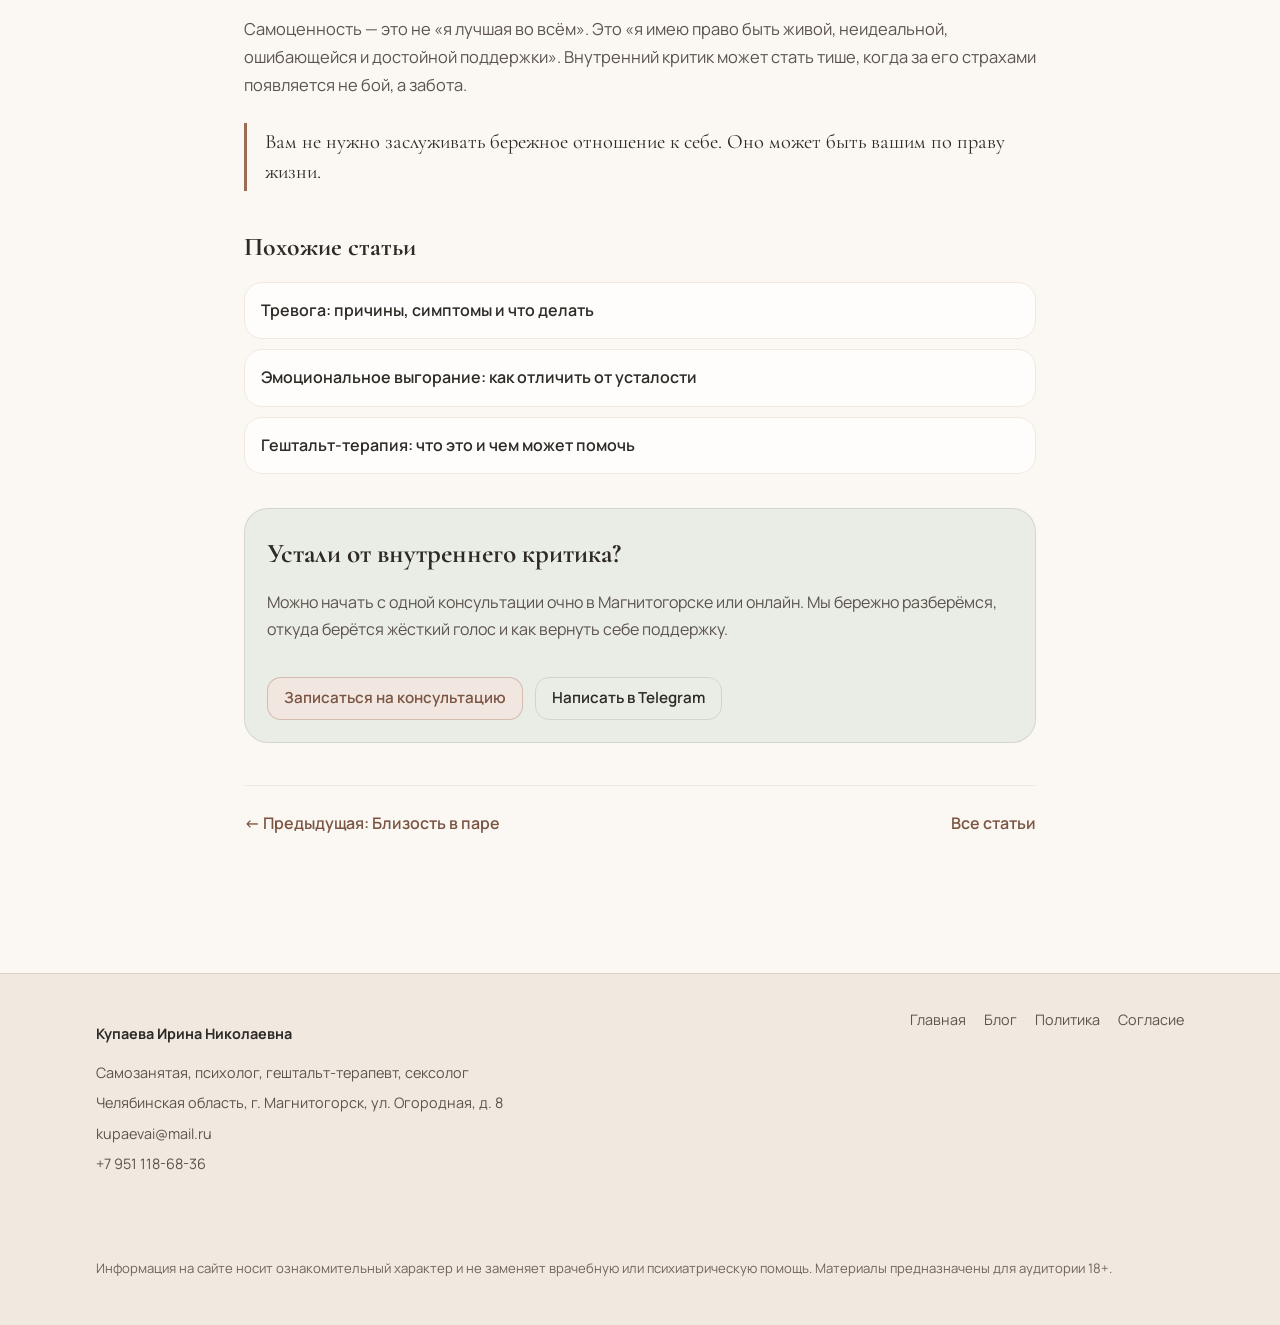
<file: blog-vnutrenniy-kritik.html>
<!DOCTYPE html>
<html lang="ru">
<head>
<meta charset="utf-8">
<meta name="viewport" content="width=device-width, initial-scale=1">
<meta name="theme-color" content="#FBF8F4">
<title>Внутренний критик: как перестать обесценивать себя — психолог Магнитогорск</title>
<meta name="description" content="Внутренний критик: как распознать жёсткий внутренний голос, отличить его от совести, снизить самокритику и вернуть самоценность. Психолог Купаева Ирина, Магнитогорск и онлайн.">
<meta name="robots" content="index, follow">
<link rel="canonical" href="https://example.com/blog-vnutrenniy-kritik.html">

<meta property="og:type" content="article">
<meta property="og:locale" content="ru_RU">
<meta property="og:title" content="Внутренний критик: как перестать обесценивать себя">
<meta property="og:description" content="Как распознать жёсткий внутренний голос, отличить его от совести и начать относиться к себе бережнее.">
<meta property="og:url" content="https://example.com/blog-vnutrenniy-kritik.html">
<meta property="og:image" content="https://example.com/og-cover.jpg">

<link rel="icon" href="data:image/svg+xml,%3Csvg xmlns='http://www.w3.org/2000/svg' viewBox='0 0 64 64'%3E%3Crect width='64' height='64' rx='16' fill='%23F1E9E0'/%3E%3Cpath d='M32 46c-8-5.6-12-11-12-16 0-4.4 3.4-8 7.6-8 3 0 5.6 1.7 6.4 4.2C34.8 23.7 37.4 22 40.4 22 44.6 22 48 25.6 48 30c0 5-4 10.4-12 16z' fill='%239C6B54'/%3E%3C/svg%3E">

<link rel="preconnect" href="https://fonts.googleapis.com">
<link rel="preconnect" href="https://fonts.gstatic.com" crossorigin>
<link href="https://fonts.googleapis.com/css2?family=Cormorant+Garamond:wght@400;500;600;700&family=Manrope:wght@400;500;600;700&display=swap" rel="stylesheet">
<link rel="stylesheet" href="styles.css">

<script type="application/ld+json">
{
  "@context": "https://schema.org",
  "@graph": [
    {
      "@type": "Article",
      "headline": "Внутренний критик: как перестать обесценивать себя — психолог Магнитогорск",
      "description": "Внутренний критик: как распознать жёсткий внутренний голос, отличить его от совести, снизить самокритику и вернуть самоценность.",
      "inLanguage": "ru",
      "datePublished": "2026-10-23",
      "dateModified": "2026-10-23",
      "keywords": "внутренний критик, самокритика, самоценность, психолог Магнитогорск, низкая самооценка, гештальт-терапия",
      "author": {
        "@type": "Person",
        "name": "Купаева Ирина Николаевна",
        "email": "mailto:kupaevai@mail.ru",
        "telephone": "+79511186836",
        "jobTitle": "Психолог, гештальт-терапевт, сексолог, самозанятая",
        "address": {
          "@type": "PostalAddress",
          "streetAddress": "ул. Огородная, д. 8",
          "addressLocality": "Магнитогорск",
          "addressRegion": "Челябинская область",
          "addressCountry": "RU"
        }
      },
      "publisher": {
        "@type": "Organization",
        "name": "Купаева Ирина Николаевна",
        "logo": {"@type": "ImageObject", "url": "https://example.com/icon-512.png"}
      },
      "mainEntityOfPage": {"@type": "WebPage", "@id": "https://example.com/blog-vnutrenniy-kritik.html"}
    },
    {
      "@type": "BreadcrumbList",
      "itemListElement": [
        {"@type": "ListItem", "position": 1, "name": "Главная", "item": "https://example.com/index.html"},
        {"@type": "ListItem", "position": 2, "name": "Блог", "item": "https://example.com/blog.html"},
        {"@type": "ListItem", "position": 3, "name": "Внутренний критик", "item": "https://example.com/blog-vnutrenniy-kritik.html"}
      ]
    }
  ]
}
</script>
</head>

<body>

<header class="site-header">
  <div class="container">
    <a class="brand" href="index.html" aria-label="На главную">
      <span class="brand-mark">
        <svg viewBox="0 0 24 24" fill="none" stroke="currentColor" stroke-width="1.5" stroke-linecap="round" stroke-linejoin="round" aria-hidden="true">
          <path d="M9.813 15.904 9 18.75l-.813-2.846a4.5 4.5 0 0 0-3.09-3.09L2.25 12l2.846-.813a4.5 4.5 0 0 0 3.09-3.09L9 5.25l.813 2.846a4.5 4.5 0 0 0 3.09 3.09L15.75 12l-2.846.813a4.5 4.5 0 0 0-3.09 3.09ZM18.259 8.715 18 9.75l-.259-1.035a3.375 3.375 0 0 0-2.455-2.456L14.25 6l1.036-.259a3.375 3.375 0 0 0 2.455-2.456L18 2.25l.259 1.035a3.375 3.375 0 0 0 2.456 2.455L23.75 6l-1.035.259a3.375 3.375 0 0 0-2.456 2.455Z"/>
        </svg>
      </span>
      <span class="brand-text">
        <span class="brand-title">Купаева Ирина</span>
        <span class="brand-sub">психолог · гештальт-терапевт · сексолог</span>
      </span>
    </a>
    <a class="btn btn-primary" href="index.html#contact">Записаться</a>
  </div>
</header>

<main class="page">
  <nav class="breadcrumb" aria-label="Хлебные крошки">
    <ol>
      <li><a href="index.html">Главная</a></li>
      <li><a href="blog.html">Блог</a></li>
      <li><span aria-current="page">Внутренний критик</span></li>
    </ol>
  </nav>

  <article>
    <header>
      <span class="tag tag-terra">Самоценность</span>
      <h1 class="title">Внутренний критик: как перестать обесценивать себя</h1>
      <p class="lead">
        «Опять всё не так», «могла бы лучше», «все справляются, а ты нет» — внутренний критик может звучать
        очень убедительно. Он маскируется под заботу: «я же стараюсь, чтобы ты стала лучше». Но на деле
        часто отнимает силы и веру в себя.
      </p>
      <p class="meta">Купаева Ирина Николаевна · время чтения ≈ 10 минут · Магнитогорск и онлайн</p>
    </header>

    <div class="notice">
      <strong>Коротко.</strong>
      Внутренний критик — это не вы целиком. Это усвоенная часть, которая когда-то пыталась защитить,
      предвосхитить критику извне или помочь соответствовать важным ожиданиям.
    </div>

    <div class="prose">
      <h2>Кто такой внутренний критик</h2>
      <p>
        Внутренний критик — это внутренний голос, который оценивает, сравнивает, обесценивает, стыдит
        и требует идеальности. Он может говорить громко или тихо, но постоянно: «недостаточно хорошая»,
        «слишком эмоциональная», «опять не справилась», «кто ты такая, чтобы просить?»
      </p>
      <p>
        Важно отличать критика от совести. Совесть связана с конкретным поступком и помогает исправить
        положение. Критик атакует личность: не «я сделала ошибку», а «я плохая».
      </p>

      <h2>Откуда берётся внутренний критик</h2>
      <ul>
        <li>из детства, где хвалили только за достижения;</li>
        <li>из семьи, где ошибки наказывались или высмеивались;</li>
        <li>из культуры «будь удобной», «не высовывайся», «другим хуже»;</li>
        <li>из травматичного опыта, где критика была способом контроля;</li>
        <li>из социальных сетей и постоянного сравнения;</li>
        <li>из ролей: хорошая мать, надёжный сотрудник, удобная партнёрша.</li>
      </ul>

      <h2>Как критик проявляется</h2>
      <ul>
        <li>перфекционизм;</li>
        <li>страх начать, пока не идеально;</li>
        <li>прокручивание ошибок после событий;</li>
        <li>сравнение себя не в свою пользу;</li>
        <li>обесценивание успехов: «это не считается»;</li>
        <li>трудности с отдыхом и удовольствием;</li>
        <li>тревога, стыд, внутреннее напряжение;</li>
        <li>неумение просить о помощи;</li>
        <li>агрессия к себе вместо поддержки.</li>
      </ul>

      <h2>Почему критик не уходит от команды «перестань»</h2>
      <p>
        Потому что он не просто вредитель. Часто он выполняет функцию защиты: «если я сама себя раскритикую,
        внешний удар будет не так болезнен». Или: «если я буду идеальной, меня полюбят».
      </p>
      <p>
        Чтобы смягчить критика, нужно не подавить его, а понять, от чего он защищает и какую потребность
        пытается закрыть.
      </p>

      <h2>Как начать менять отношение к себе</h2>

      <h3>1. Замечайте голос</h3>
      <p>
        Попробуйте отделить себя от критика. Не «я плохая», а «во мне звучит голос, который говорит, что я плохая».
        Это небольшое, но важное различие.
      </p>

      <h3>2. Спросите, что критик хочет защитить</h3>
      <p>
        Например: «Если я не буду себя критиковать, я расслаблюсь и всё провалю?» Возможно, за этим стоит страх
        потери контроля или отвержения.
      </p>

      <h3>3. Добавьте поддерживающий голос</h3>
      <p>
        Не обязательно сразу полюбить себя. Можно начать с нейтральной поддержки: «мне тяжело, и я могу отнестись
        к себе бережнее», «я имею право ошибаться», «мне нужна не порка, а помощь».
      </p>

      <h3>4. Проверяйте факты</h3>
      <p>
        Критик часто генерализует: «всегда», «никогда», «все», «опять». Спросите: действительно ли это так?
        Есть ли исключения? Что бы вы сказали подруге в такой ситуации?
      </p>

      <h3>5. Работайте с телом</h3>
      <p>
        Самокритика часто живёт в сжатой челюсти, поверхностном дыхании, напряжённых плечах. Замедление дыхания,
        опора стопами, тёплые руки на груди могут помочь телу получить сигнал поддержки.
      </p>

      <h2>Внутренний критик и отношения</h2>
      <p>
        Жёсткая самокритика может мешать близости: человек боится показать настоящие чувства, просить о желаемом,
        говорить о границах, проявляться в сексуальности. Страх «я недостаточно хороша» часто превращается
        в удобство, молчание или гиперконтроль.
      </p>
      <p>
        Об этом полезно читать вместе со статьями <a href="blog-granitsy.html">«Личные границы»</a>
        и <a href="blog-blizost.html">«Близость и доверие в паре»</a>.
      </p>

      <h2>Когда нужна терапия</h2>
      <ul>
        <li>самокритика мешает работать, общаться, любить;</li>
        <li>есть постоянный стыд и ощущение «я дефектная»;</li>
        <li>человек не может радоваться успехам;</li>
        <li>есть тревога, депрессивные состояния, выгорание;</li>
        <li>критик связан с травмой, насилием, буллингом;</li>
        <li>попытки «мыслить позитивно» не помогают.</li>
      </ul>

      <h2>Как помогает гештальт-терапия</h2>
      <p>
        В терапии можно не просто анализировать критика, а встретить его живьём: услышать, что он говорит,
        где он живёт в теле, от чего защищает, чего на самом деле хочет. Постепенно появляется выбор:
        следовать жёсткому голосу или опираться на более бережное отношение к себе.
      </p>

      <h2>Заключение</h2>
      <p>
        Самоценность — это не «я лучшая во всём». Это «я имею право быть живой, неидеальной, ошибающейся
        и достойной поддержки». Внутренний критик может стать тише, когда за его страхами появляется
        не бой, а забота.
      </p>

      <blockquote>
        Вам не нужно заслуживать бережное отношение к себе. Оно может быть вашим по праву жизни.
      </blockquote>
    </div>
  </article>

  <section class="related">
    <h2>Похожие статьи</h2>
    <ul>
      <li><a href="blog-trevoga.html">Тревога: причины, симптомы и что делать</a></li>
      <li><a href="blog-vygoranie.html">Эмоциональное выгорание: как отличить от усталости</a></li>
      <li><a href="blog-geshtalt.html">Гештальт-терапия: что это и чем может помочь</a></li>
    </ul>
  </section>

  <div class="contact-box">
    <h2>Устали от внутреннего критика?</h2>
    <p>
      Можно начать с одной консультации очно в Магнитогорске или онлайн. Мы бережно разберёмся,
      откуда берётся жёсткий голос и как вернуть себе поддержку.
    </p>
    <div class="actions">
      <a class="btn btn-primary" href="index.html#contact">Записаться на консультацию</a>
      <a class="btn btn-secondary" href="https://t.me/+79511186836" target="_blank" rel="noopener noreferrer">Написать в Telegram</a>
    </div>
  </div>

  <div class="article-nav">
    <a href="blog-blizost.html">← Предыдущая: Близость в паре</a>
    <a href="blog.html">Все статьи</a>
  </div>
</main>

<footer class="site-footer">
  <div class="container">
    <div>
      <p><strong>Купаева Ирина Николаевна</strong></p>
      <div class="footer-contacts">
        <span>Самозанятая, психолог, гештальт-терапевт, сексолог</span>
        <span>Челябинская область, г. Магнитогорск, ул. Огородная, д. 8</span>
        <span><a href="mailto:kupaevai@mail.ru">kupaevai@mail.ru</a></span>
        <span><a href="tel:+79511186836">+7 951 118-68-36</a></span>
      </div>
    </div>
    <nav class="footer-links" aria-label="Ссылки в подвале">
      <a href="index.html">Главная</a>
      <a href="blog.html">Блог</a>
      <a href="privacy-policy.html">Политика</a>
      <a href="consent.html">Согласие</a>
    </nav>
  </div>
  <div class="container">
    <p class="disclaimer">
      Информация на сайте носит ознакомительный характер и не заменяет врачебную или психиатрическую помощь.
      Материалы предназначены для аудитории 18+.
    </p>
  </div>
</footer>

</body>
</html>
</file>
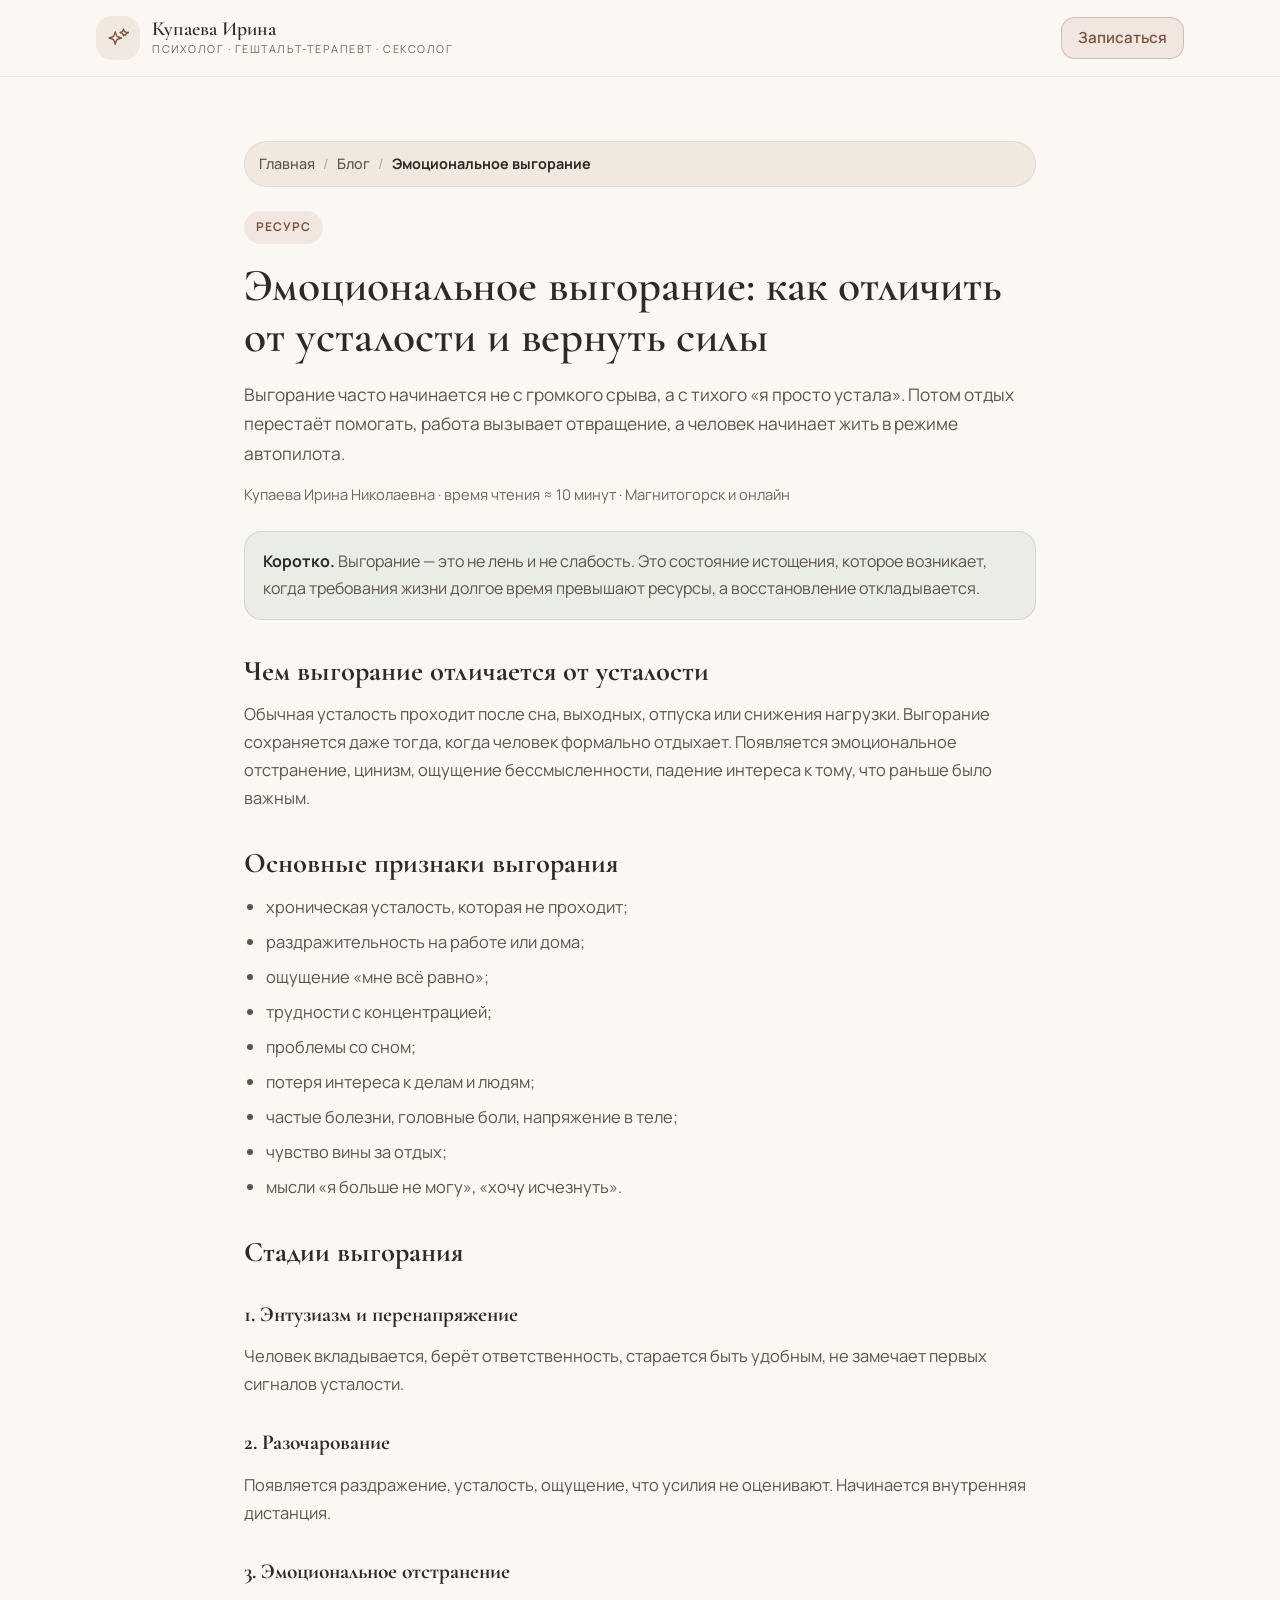
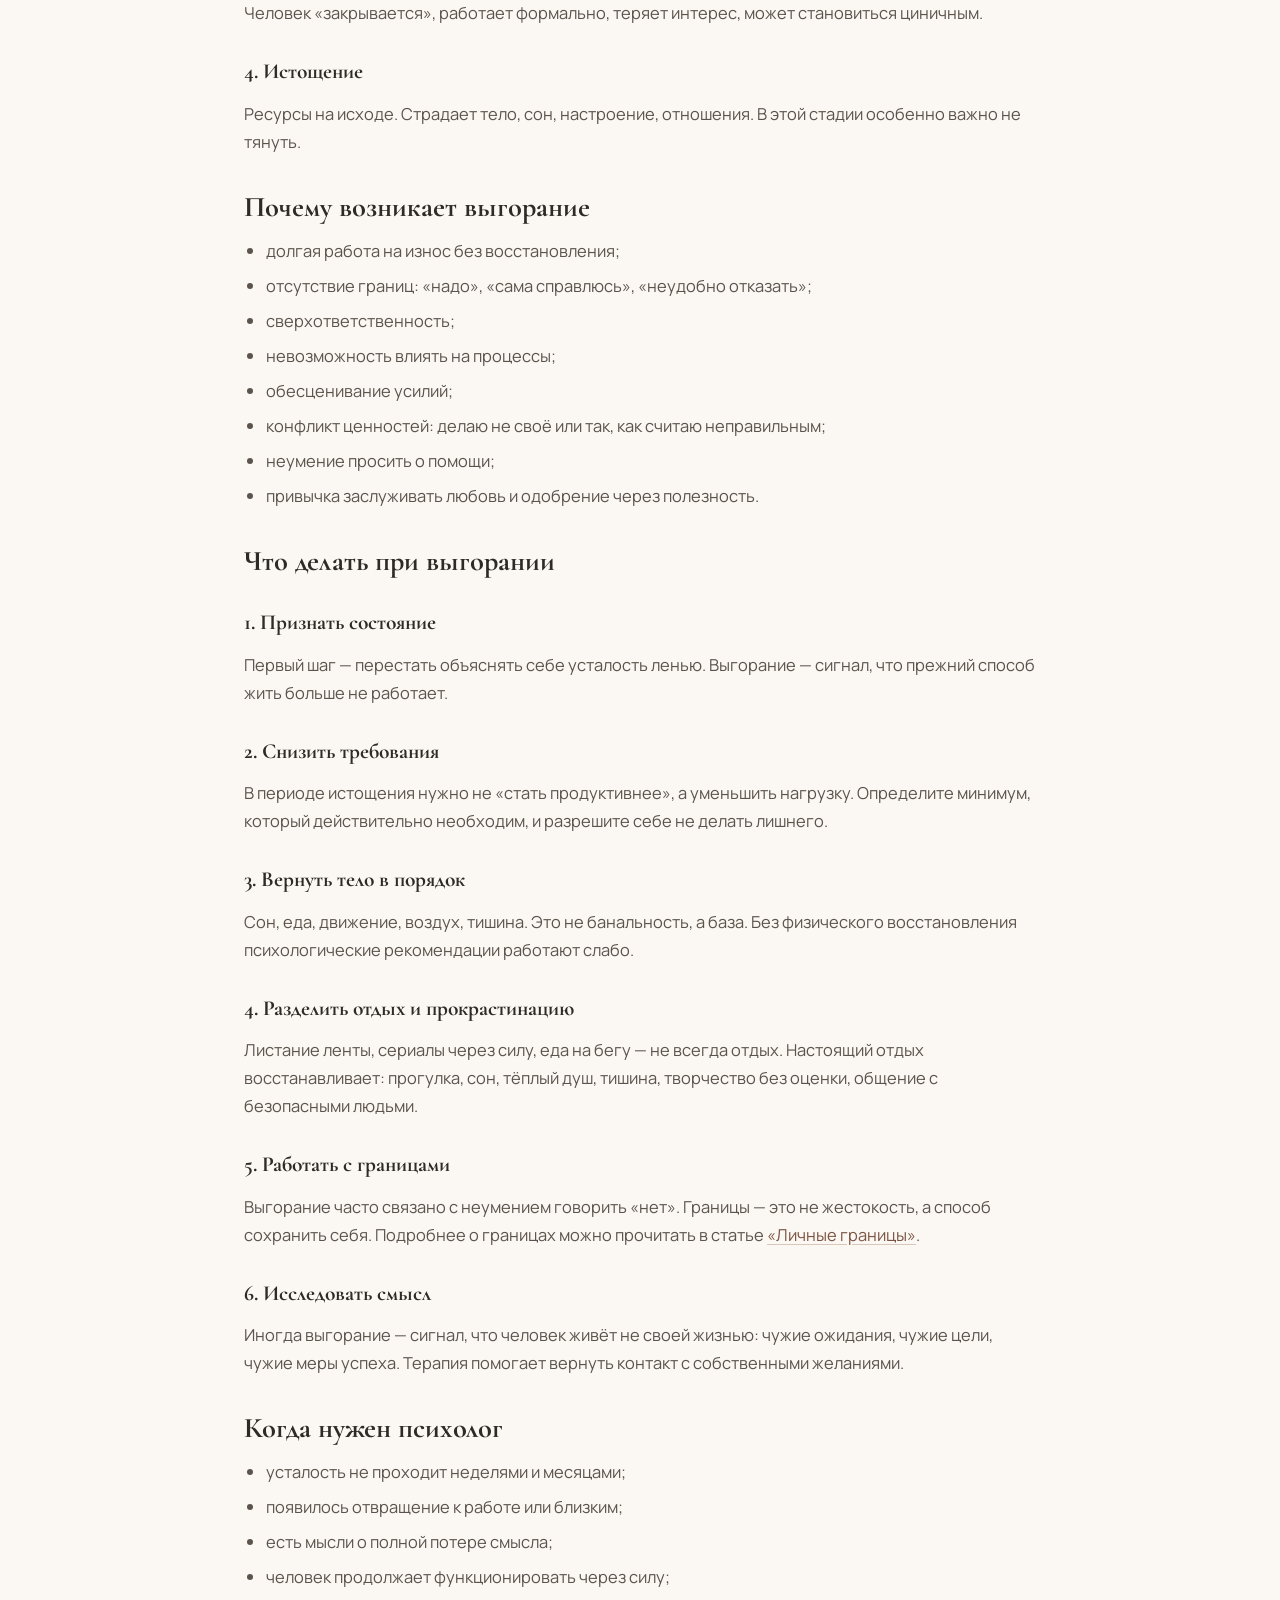
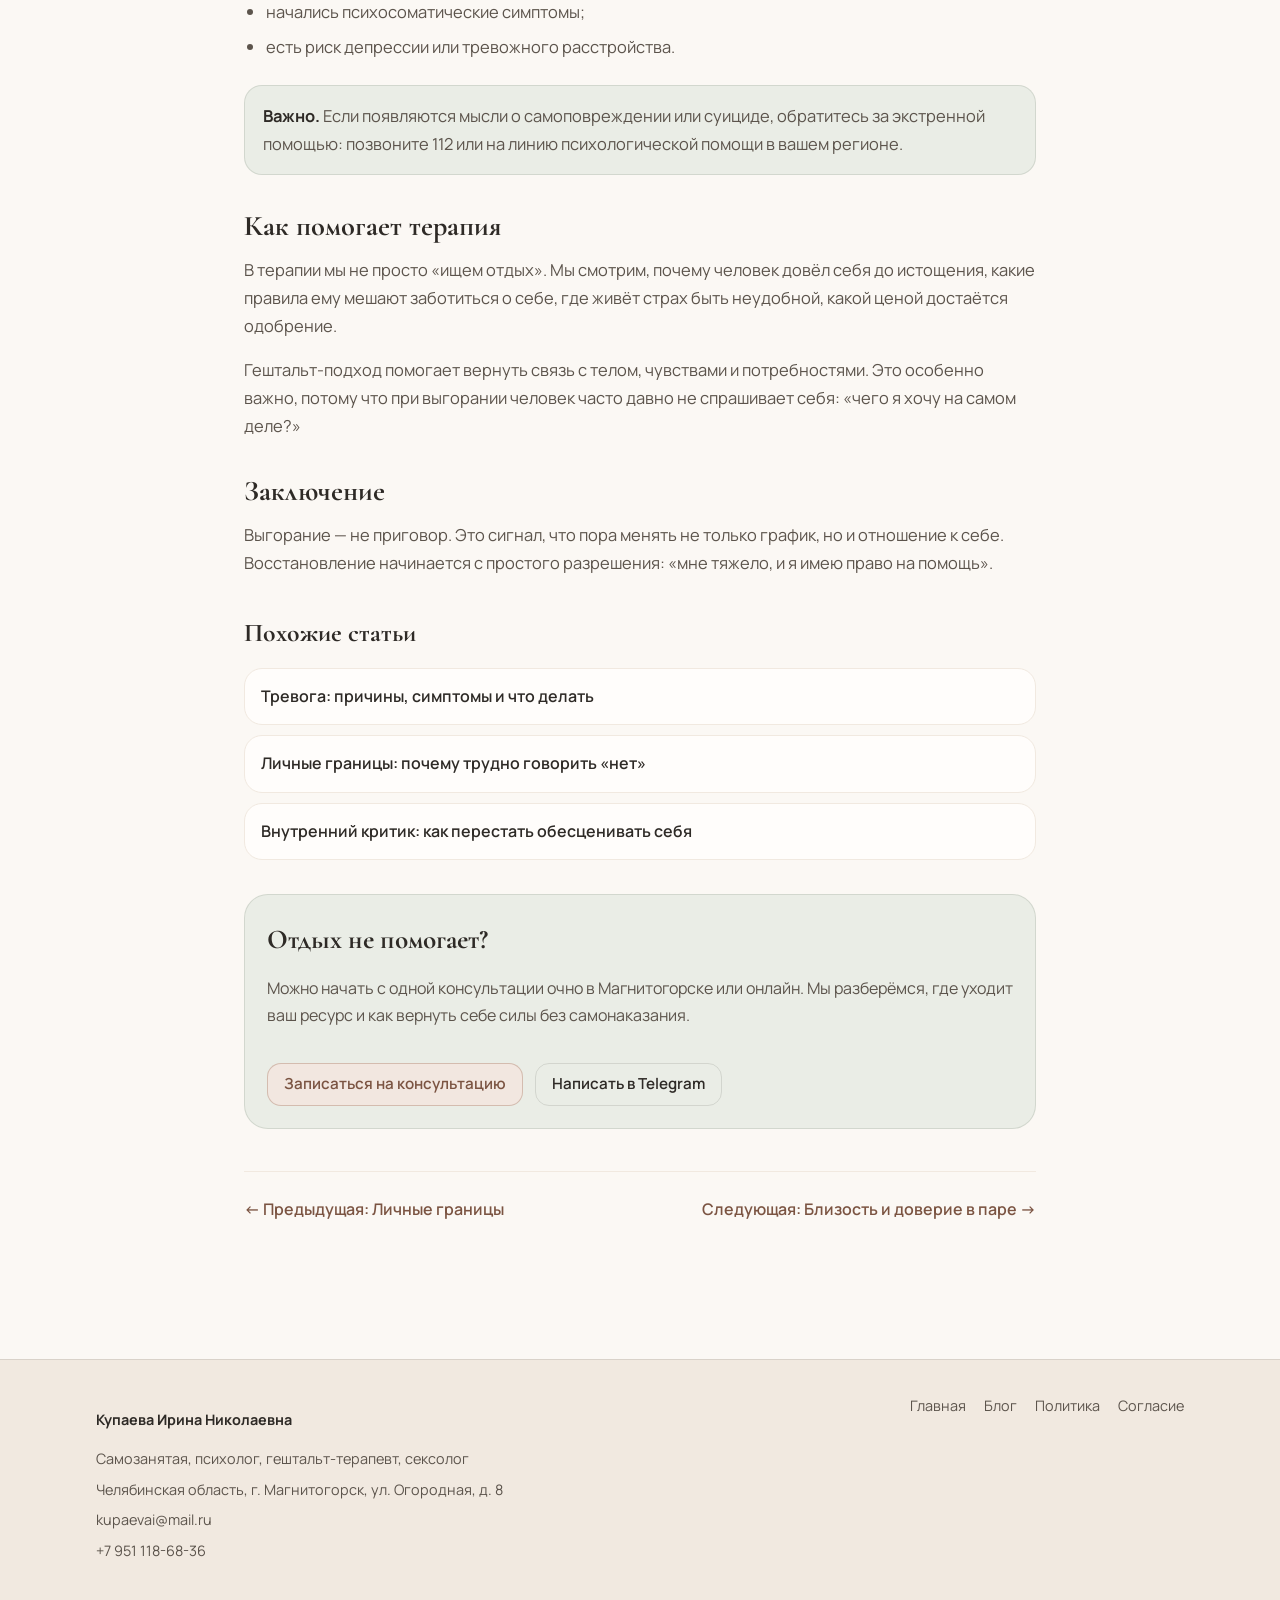
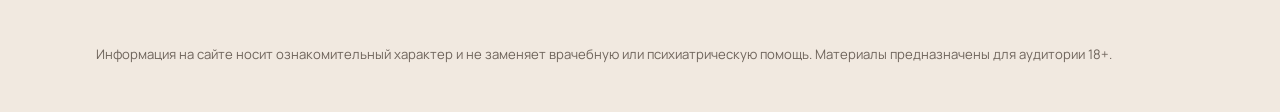
<file: blog-vygoranie.html>
<!DOCTYPE html>
<html lang="ru">
<head>
<meta charset="utf-8">
<meta name="viewport" content="width=device-width, initial-scale=1">
<meta name="theme-color" content="#FBF8F4">
<title>Эмоциональное выгорание: как отличить от усталости — психолог Магнитогорск</title>
<meta name="description" content="Эмоциональное выгорание: стадии, симптомы, причины и что делать. Как отличить выгорание от обычной усталости и вернуть силы с помощью психолога в Магнитогорске или онлайн.">
<meta name="robots" content="index, follow">
<link rel="canonical" href="https://example.com/blog-vygoranie.html">

<meta property="og:type" content="article">
<meta property="og:locale" content="ru_RU">
<meta property="og:title" content="Эмоциональное выгорание: как отличить от усталости">
<meta property="og:description" content="Стадии выгорания, телесные признаки, роль отдыха и границы. Что делать, если отдых уже не помогает.">
<meta property="og:url" content="https://example.com/blog-vygoranie.html">
<meta property="og:image" content="https://example.com/og-cover.jpg">

<link rel="icon" href="data:image/svg+xml,%3Csvg xmlns='http://www.w3.org/2000/svg' viewBox='0 0 64 64'%3E%3Crect width='64' height='64' rx='16' fill='%23F1E9E0'/%3E%3Cpath d='M32 46c-8-5.6-12-11-12-16 0-4.4 3.4-8 7.6-8 3 0 5.6 1.7 6.4 4.2C34.8 23.7 37.4 22 40.4 22 44.6 22 48 25.6 48 30c0 5-4 10.4-12 16z' fill='%239C6B54'/%3E%3C/svg%3E">

<link rel="preconnect" href="https://fonts.googleapis.com">
<link rel="preconnect" href="https://fonts.gstatic.com" crossorigin>
<link href="https://fonts.googleapis.com/css2?family=Cormorant+Garamond:wght@400;500;600;700&family=Manrope:wght@400;500;600;700&display=swap" rel="stylesheet">
<link rel="stylesheet" href="styles.css">

<script type="application/ld+json">
{
  "@context": "https://schema.org",
  "@graph": [
    {
      "@type": "Article",
      "headline": "Эмоциональное выгорание: как отличить от усталости — психолог Магнитогорск",
      "description": "Эмоциональное выгорание: стадии, симптомы, причины и что делать. Как отличить выгорание от обычной усталости и вернуть силы.",
      "inLanguage": "ru",
      "datePublished": "2026-10-23",
      "dateModified": "2026-10-23",
      "keywords": "эмоциональное выгорание, выгорание на работе, психолог Магнитогорск, усталость, апатия, восстановление ресурсов",
      "author": {
        "@type": "Person",
        "name": "Купаева Ирина Николаевна",
        "email": "mailto:kupaevai@mail.ru",
        "telephone": "+79511186836",
        "jobTitle": "Психолог, гештальт-терапевт, сексолог, самозанятая",
        "address": {
          "@type": "PostalAddress",
          "streetAddress": "ул. Огородная, д. 8",
          "addressLocality": "Магнитогорск",
          "addressRegion": "Челябинская область",
          "addressCountry": "RU"
        }
      },
      "publisher": {
        "@type": "Organization",
        "name": "Купаева Ирина Николаевна",
        "logo": {"@type": "ImageObject", "url": "https://example.com/icon-512.png"}
      },
      "mainEntityOfPage": {"@type": "WebPage", "@id": "https://example.com/blog-vygoranie.html"}
    },
    {
      "@type": "BreadcrumbList",
      "itemListElement": [
        {"@type": "ListItem", "position": 1, "name": "Главная", "item": "https://example.com/index.html"},
        {"@type": "ListItem", "position": 2, "name": "Блог", "item": "https://example.com/blog.html"},
        {"@type": "ListItem", "position": 3, "name": "Эмоциональное выгорание", "item": "https://example.com/blog-vygoranie.html"}
      ]
    }
  ]
}
</script>
</head>

<body>

<header class="site-header">
  <div class="container">
    <a class="brand" href="index.html" aria-label="На главную">
      <span class="brand-mark">
        <svg viewBox="0 0 24 24" fill="none" stroke="currentColor" stroke-width="1.5" stroke-linecap="round" stroke-linejoin="round" aria-hidden="true">
          <path d="M9.813 15.904 9 18.75l-.813-2.846a4.5 4.5 0 0 0-3.09-3.09L2.25 12l2.846-.813a4.5 4.5 0 0 0 3.09-3.09L9 5.25l.813 2.846a4.5 4.5 0 0 0 3.09 3.09L15.75 12l-2.846.813a4.5 4.5 0 0 0-3.09 3.09ZM18.259 8.715 18 9.75l-.259-1.035a3.375 3.375 0 0 0-2.455-2.456L14.25 6l1.036-.259a3.375 3.375 0 0 0 2.455-2.456L18 2.25l.259 1.035a3.375 3.375 0 0 0 2.456 2.455L23.75 6l-1.035.259a3.375 3.375 0 0 0-2.456 2.455Z"/>
        </svg>
      </span>
      <span class="brand-text">
        <span class="brand-title">Купаева Ирина</span>
        <span class="brand-sub">психолог · гештальт-терапевт · сексолог</span>
      </span>
    </a>
    <a class="btn btn-primary" href="index.html#contact">Записаться</a>
  </div>
</header>

<main class="page">
  <nav class="breadcrumb" aria-label="Хлебные крошки">
    <ol>
      <li><a href="index.html">Главная</a></li>
      <li><a href="blog.html">Блог</a></li>
      <li><span aria-current="page">Эмоциональное выгорание</span></li>
    </ol>
  </nav>

  <article>
    <header>
      <span class="tag tag-terra">Ресурс</span>
      <h1 class="title">Эмоциональное выгорание: как отличить от усталости и вернуть силы</h1>
      <p class="lead">
        Выгорание часто начинается не с громкого срыва, а с тихого «я просто устала». Потом отдых перестаёт помогать,
        работа вызывает отвращение, а человек начинает жить в режиме автопилота.
      </p>
      <p class="meta">Купаева Ирина Николаевна · время чтения ≈ 10 минут · Магнитогорск и онлайн</p>
    </header>

    <div class="notice">
      <strong>Коротко.</strong>
      Выгорание — это не лень и не слабость. Это состояние истощения, которое возникает, когда требования жизни
      долгое время превышают ресурсы, а восстановление откладывается.
    </div>

    <div class="prose">
      <h2>Чем выгорание отличается от усталости</h2>
      <p>
        Обычная усталость проходит после сна, выходных, отпуска или снижения нагрузки. Выгорание сохраняется
        даже тогда, когда человек формально отдыхает. Появляется эмоциональное отстранение, цинизм,
        ощущение бессмысленности, падение интереса к тому, что раньше было важным.
      </p>

      <h2>Основные признаки выгорания</h2>
      <ul>
        <li>хроническая усталость, которая не проходит;</li>
        <li>раздражительность на работе или дома;</li>
        <li>ощущение «мне всё равно»;</li>
        <li>трудности с концентрацией;</li>
        <li>проблемы со сном;</li>
        <li>потеря интереса к делам и людям;</li>
        <li>частые болезни, головные боли, напряжение в теле;</li>
        <li>чувство вины за отдых;</li>
        <li>мысли «я больше не могу», «хочу исчезнуть».</li>
      </ul>

      <h2>Стадии выгорания</h2>
      <h3>1. Энтузиазм и перенапряжение</h3>
      <p>
        Человек вкладывается, берёт ответственность, старается быть удобным, не замечает первых сигналов усталости.
      </p>
      <h3>2. Разочарование</h3>
      <p>
        Появляется раздражение, усталость, ощущение, что усилия не оценивают. Начинается внутренняя дистанция.
      </p>
      <h3>3. Эмоциональное отстранение</h3>
      <p>
        Человек «закрывается», работает формально, теряет интерес, может становиться циничным.
      </p>
      <h3>4. Истощение</h3>
      <p>
        Ресурсы на исходе. Страдает тело, сон, настроение, отношения. В этой стадии особенно важно не тянуть.
      </p>

      <h2>Почему возникает выгорание</h2>
      <ul>
        <li>долгая работа на износ без восстановления;</li>
        <li>отсутствие границ: «надо», «сама справлюсь», «неудобно отказать»;</li>
        <li>сверхответственность;</li>
        <li>невозможность влиять на процессы;</li>
        <li>обесценивание усилий;</li>
        <li>конфликт ценностей: делаю не своё или так, как считаю неправильным;</li>
        <li>неумение просить о помощи;</li>
        <li>привычка заслуживать любовь и одобрение через полезность.</li>
      </ul>

      <h2>Что делать при выгорании</h2>

      <h3>1. Признать состояние</h3>
      <p>
        Первый шаг — перестать объяснять себе усталость ленью. Выгорание — сигнал, что прежний способ жить
        больше не работает.
      </p>

      <h3>2. Снизить требования</h3>
      <p>
        В периоде истощения нужно не «стать продуктивнее», а уменьшить нагрузку. Определите минимум,
        который действительно необходим, и разрешите себе не делать лишнего.
      </p>

      <h3>3. Вернуть тело в порядок</h3>
      <p>
        Сон, еда, движение, воздух, тишина. Это не банальность, а база. Без физического восстановления
        психологические рекомендации работают слабо.
      </p>

      <h3>4. Разделить отдых и прокрастинацию</h3>
      <p>
        Листание ленты, сериалы через силу, еда на бегу — не всегда отдых. Настоящий отдых восстанавливает:
        прогулка, сон, тёплый душ, тишина, творчество без оценки, общение с безопасными людьми.
      </p>

      <h3>5. Работать с границами</h3>
      <p>
        Выгорание часто связано с неумением говорить «нет». Границы — это не жестокость, а способ сохранить себя.
        Подробнее о границах можно прочитать в статье <a href="blog-granitsy.html">«Личные границы»</a>.
      </p>

      <h3>6. Исследовать смысл</h3>
      <p>
        Иногда выгорание — сигнал, что человек живёт не своей жизнью: чужие ожидания, чужие цели,
        чужие меры успеха. Терапия помогает вернуть контакт с собственными желаниями.
      </p>

      <h2>Когда нужен психолог</h2>
      <ul>
        <li>усталость не проходит неделями и месяцами;</li>
        <li>появилось отвращение к работе или близким;</li>
        <li>есть мысли о полной потере смысла;</li>
        <li>человек продолжает функционировать через силу;</li>
        <li>начались психосоматические симптомы;</li>
        <li>есть риск депрессии или тревожного расстройства.</li>
      </ul>

      <div class="notice">
        <strong>Важно.</strong>
        Если появляются мысли о самоповреждении или суициде, обратитесь за экстренной помощью: позвоните 112
        или на линию психологической помощи в вашем регионе.
      </div>

      <h2>Как помогает терапия</h2>
      <p>
        В терапии мы не просто «ищем отдых». Мы смотрим, почему человек довёл себя до истощения,
        какие правила ему мешают заботиться о себе, где живёт страх быть неудобной, какой ценой достаётся одобрение.
      </p>
      <p>
        Гештальт-подход помогает вернуть связь с телом, чувствами и потребностями. Это особенно важно,
        потому что при выгорании человек часто давно не спрашивает себя: «чего я хочу на самом деле?»
      </p>

      <h2>Заключение</h2>
      <p>
        Выгорание — не приговор. Это сигнал, что пора менять не только график, но и отношение к себе.
        Восстановление начинается с простого разрешения: «мне тяжело, и я имею право на помощь».
      </p>
    </div>
  </article>

  <section class="related">
    <h2>Похожие статьи</h2>
    <ul>
      <li><a href="blog-trevoga.html">Тревога: причины, симптомы и что делать</a></li>
      <li><a href="blog-granitsy.html">Личные границы: почему трудно говорить «нет»</a></li>
      <li><a href="blog-vnutrenniy-kritik.html">Внутренний критик: как перестать обесценивать себя</a></li>
    </ul>
  </section>

  <div class="contact-box">
    <h2>Отдых не помогает?</h2>
    <p>
      Можно начать с одной консультации очно в Магнитогорске или онлайн. Мы разберёмся, где уходит ваш ресурс
      и как вернуть себе силы без самонаказания.
    </p>
    <div class="actions">
      <a class="btn btn-primary" href="index.html#contact">Записаться на консультацию</a>
      <a class="btn btn-secondary" href="https://t.me/+79511186836" target="_blank" rel="noopener noreferrer">Написать в Telegram</a>
    </div>
  </div>

  <div class="article-nav">
    <a href="blog-granitsy.html">← Предыдущая: Личные границы</a>
    <a href="blog-blizost.html">Следующая: Близость и доверие в паре →</a>
  </div>
</main>

<footer class="site-footer">
  <div class="container">
    <div>
      <p><strong>Купаева Ирина Николаевна</strong></p>
      <div class="footer-contacts">
        <span>Самозанятая, психолог, гештальт-терапевт, сексолог</span>
        <span>Челябинская область, г. Магнитогорск, ул. Огородная, д. 8</span>
        <span><a href="mailto:kupaevai@mail.ru">kupaevai@mail.ru</a></span>
        <span><a href="tel:+79511186836">+7 951 118-68-36</a></span>
      </div>
    </div>
    <nav class="footer-links" aria-label="Ссылки в подвале">
      <a href="index.html">Главная</a>
      <a href="blog.html">Блог</a>
      <a href="privacy-policy.html">Политика</a>
      <a href="consent.html">Согласие</a>
    </nav>
  </div>
  <div class="container">
    <p class="disclaimer">
      Информация на сайте носит ознакомительный характер и не заменяет врачебную или психиатрическую помощь.
      Материалы предназначены для аудитории 18+.
    </p>
  </div>
</footer>

</body>
</html>
</file>
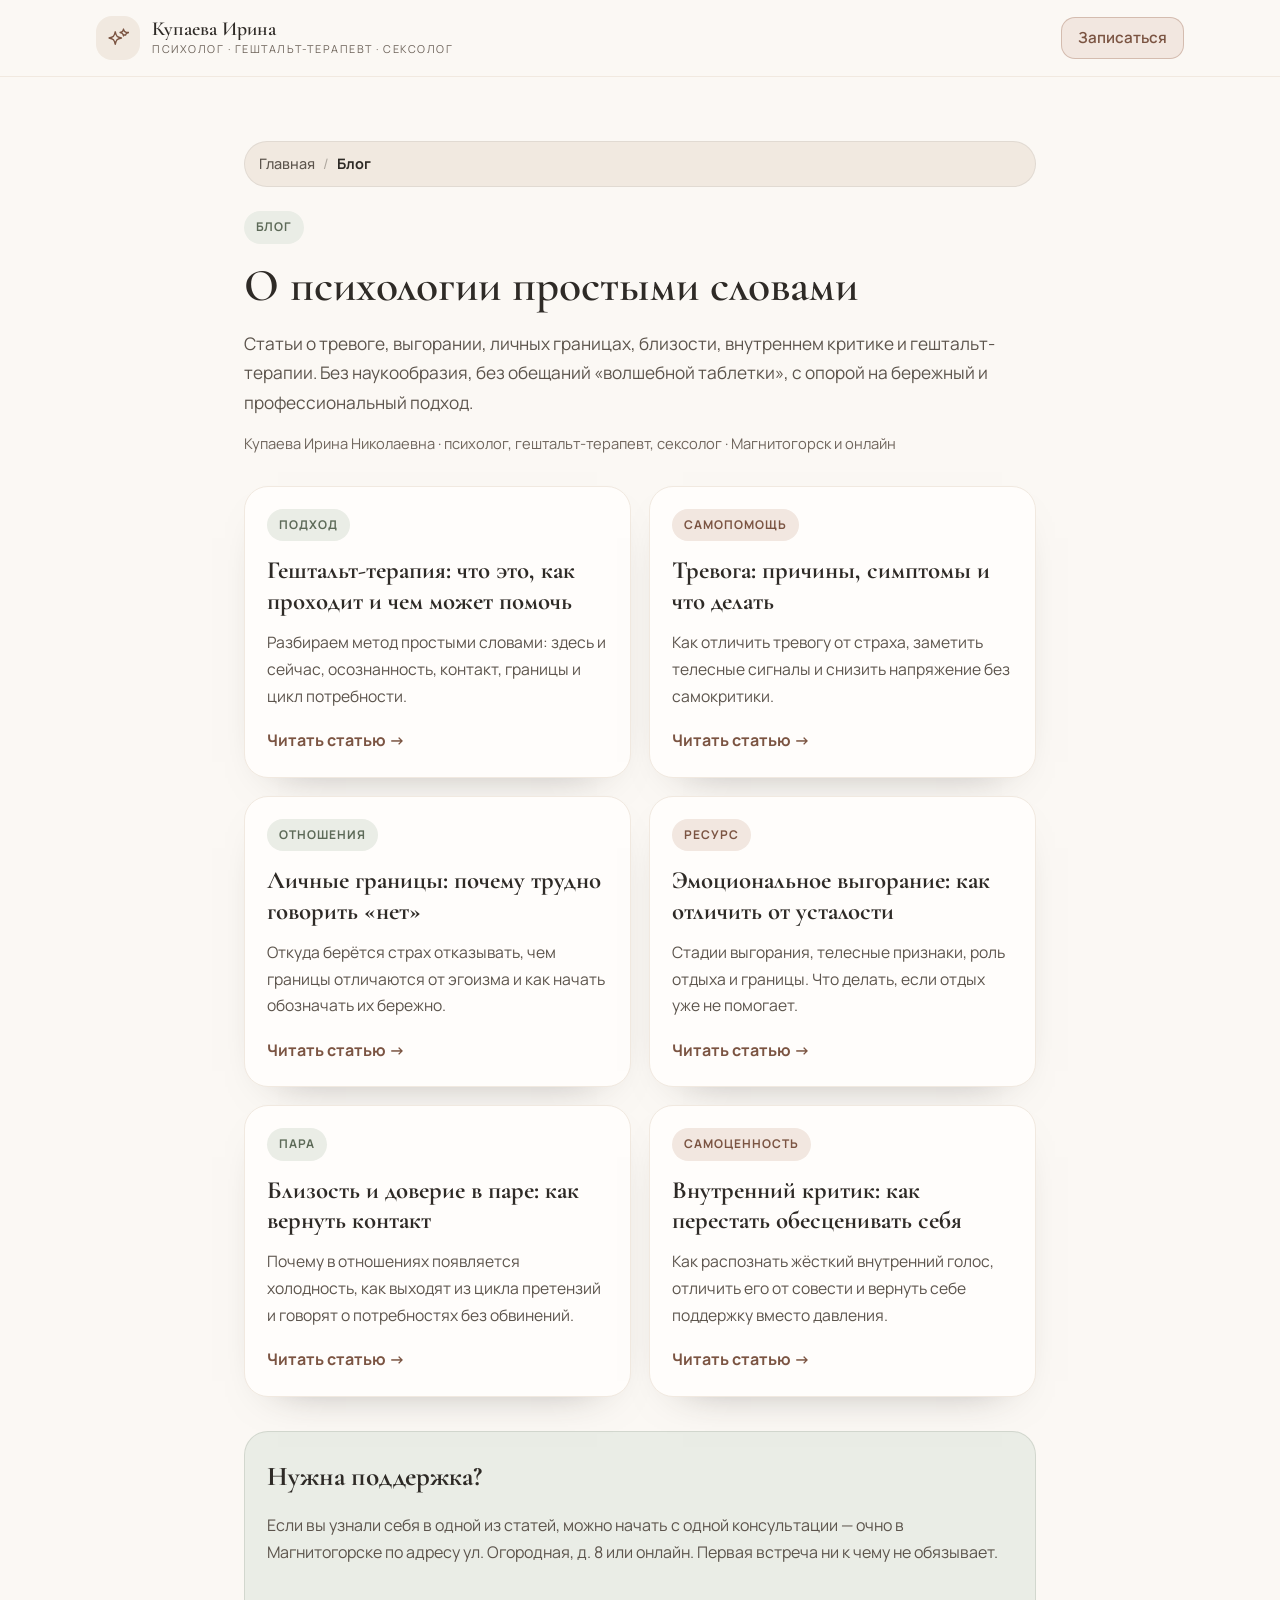
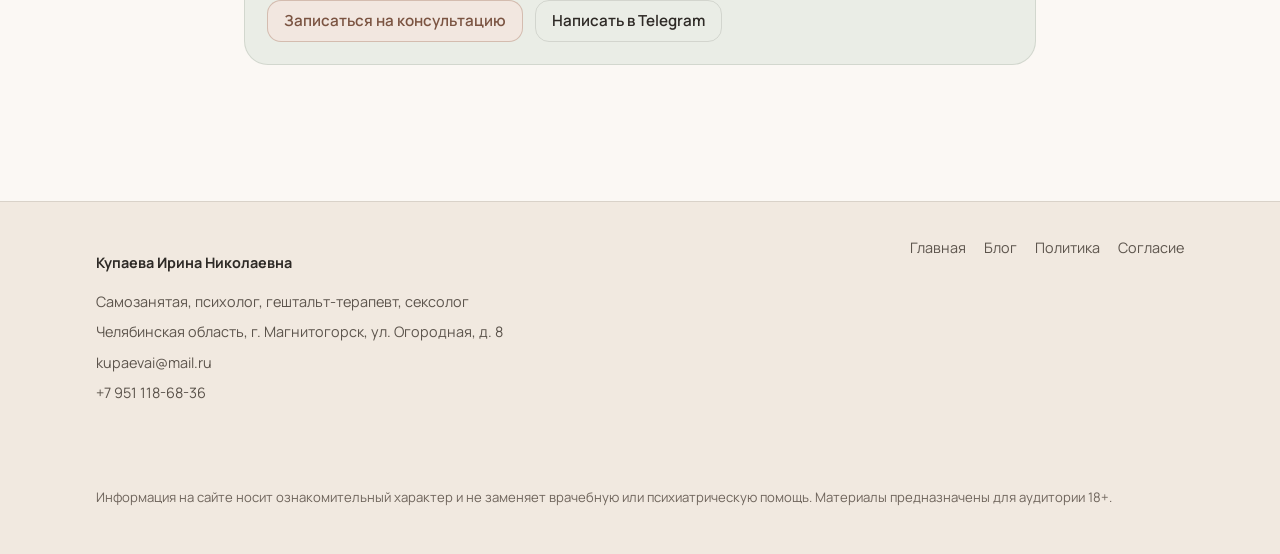
<file: blog.html>
<!DOCTYPE html>
<html lang="ru">
<head>
<meta charset="utf-8">
<meta name="viewport" content="width=device-width, initial-scale=1">
<meta name="theme-color" content="#FBF8F4">
<title>Блог психолога в Магнитогорске — Купаева Ирина Николаевна</title>
<meta name="description" content="Статьи психолога, гештальт-терапевта и сексолога Купаевой Ирины: тревога, выгорание, личные границы, близость в паре, внутренний критик и гештальт-терапия. Магнитогорск и онлайн.">
<link rel="canonical" href="https://example.com/blog.html">

<meta property="og:type" content="website">
<meta property="og:locale" content="ru_RU">
<meta property="og:title" content="Блог психолога в Магнитогорске — Купаева Ирина Николаевна">
<meta property="og:description" content="Статьи о тревоге, выгорании, границах, близости, внутреннем критике и гештальт-терапии. Очно в Магнитогорске и онлайн.">
<meta property="og:url" content="https://example.com/blog.html">
<meta property="og:image" content="https://example.com/og-cover.jpg">

<link rel="icon" href="data:image/svg+xml,%3Csvg xmlns='http://www.w3.org/2000/svg' viewBox='0 0 64 64'%3E%3Crect width='64' height='64' rx='16' fill='%23F1E9E0'/%3E%3Cpath d='M32 46c-8-5.6-12-11-12-16 0-4.4 3.4-8 7.6-8 3 0 5.6 1.7 6.4 4.2C34.8 23.7 37.4 22 40.4 22 44.6 22 48 25.6 48 30c0 5-4 10.4-12 16z' fill='%239C6B54'/%3E%3C/svg%3E">

<link rel="preconnect" href="https://fonts.googleapis.com">
<link rel="preconnect" href="https://fonts.gstatic.com" crossorigin>
<link href="https://fonts.googleapis.com/css2?family=Cormorant+Garamond:wght@400;500;600;700&family=Manrope:wght@400;500;600;700&display=swap" rel="stylesheet">
<link rel="stylesheet" href="styles.css">

<script type="application/ld+json">
{
  "@context": "https://schema.org",
  "@graph": [
    {
      "@type": "CollectionPage",
      "name": "Блог психолога в Магнитогорске",
      "url": "https://example.com/blog.html",
      "inLanguage": "ru",
      "description": "Статьи психолога, гештальт-терапевта и сексолога Купаевой Ирины о тревоге, выгорании, границах, близости, внутреннем критике и терапии.",
      "isPartOf": {
        "@type": "WebSite",
        "name": "Купаева Ирина Николаевна — психолог в Магнитогорске",
        "url": "https://example.com/"
      }
    },
    {
      "@type": "ItemList",
      "itemListElement": [
        {
          "@type": "ListItem",
          "position": 1,
          "url": "https://example.com/blog-geshtalt.html",
          "name": "Гештальт-терапия: что это и чем может помочь"
        },
        {
          "@type": "ListItem",
          "position": 2,
          "url": "https://example.com/blog-trevoga.html",
          "name": "Тревога: причины, симптомы и что делать"
        },
        {
          "@type": "ListItem",
          "position": 3,
          "url": "https://example.com/blog-granitsy.html",
          "name": "Личные границы: почему трудно говорить нет"
        },
        {
          "@type": "ListItem",
          "position": 4,
          "url": "https://example.com/blog-vygoranie.html",
          "name": "Эмоциональное выгорание: как вернуть силы"
        },
        {
          "@type": "ListItem",
          "position": 5,
          "url": "https://example.com/blog-blizost.html",
          "name": "Близость и доверие в паре"
        },
        {
          "@type": "ListItem",
          "position": 6,
          "url": "https://example.com/blog-vnutrenniy-kritik.html",
          "name": "Внутренний критик и самоценность"
        }
      ]
    },
    {
      "@type": "BreadcrumbList",
      "itemListElement": [
        {
          "@type": "ListItem",
          "position": 1,
          "name": "Главная",
          "item": "https://example.com/index.html"
        },
        {
          "@type": "ListItem",
          "position": 2,
          "name": "Блог",
          "item": "https://example.com/blog.html"
        }
      ]
    }
  ]
}
</script>
</head>

<body>

<header class="site-header">
  <div class="container">
    <a class="brand" href="index.html" aria-label="На главную">
      <span class="brand-mark">
        <svg viewBox="0 0 24 24" fill="none" stroke="currentColor" stroke-width="1.5" stroke-linecap="round" stroke-linejoin="round" aria-hidden="true">
          <path d="M9.813 15.904 9 18.75l-.813-2.846a4.5 4.5 0 0 0-3.09-3.09L2.25 12l2.846-.813a4.5 4.5 0 0 0 3.09-3.09L9 5.25l.813 2.846a4.5 4.5 0 0 0 3.09 3.09L15.75 12l-2.846.813a4.5 4.5 0 0 0-3.09 3.09ZM18.259 8.715 18 9.75l-.259-1.035a3.375 3.375 0 0 0-2.455-2.456L14.25 6l1.036-.259a3.375 3.375 0 0 0 2.455-2.456L18 2.25l.259 1.035a3.375 3.375 0 0 0 2.456 2.455L23.75 6l-1.035.259a3.375 3.375 0 0 0-2.456 2.455Z"/>
        </svg>
      </span>
      <span class="brand-text">
        <span class="brand-title">Купаева Ирина</span>
        <span class="brand-sub">психолог · гештальт-терапевт · сексолог</span>
      </span>
    </a>
    <a class="btn btn-primary" href="index.html#contact">Записаться</a>
  </div>
</header>

<main class="page">
  <nav class="breadcrumb" aria-label="Хлебные крошки">
    <ol>
      <li><a href="index.html">Главная</a></li>
      <li><span aria-current="page">Блог</span></li>
    </ol>
  </nav>

  <span class="tag tag-sage">Блог</span>
  <h1 class="title">О психологии простыми словами</h1>
  <p class="lead">
    Статьи о тревоге, выгорании, личных границах, близости, внутреннем критике и гештальт-терапии.
    Без наукообразия, без обещаний «волшебной таблетки», с опорой на бережный и профессиональный подход.
  </p>
  <p class="meta">Купаева Ирина Николаевна · психолог, гештальт-терапевт, сексолог · Магнитогорск и онлайн</p>

  <div class="posts-grid">
    <a class="post-card" href="blog-geshtalt.html">
      <span class="tag tag-sage">Подход</span>
      <h2>Гештальт-терапия: что это, как проходит и чем может помочь</h2>
      <p>Разбираем метод простыми словами: здесь и сейчас, осознанность, контакт, границы и цикл потребности.</p>
      <span class="read-more">Читать статью →</span>
    </a>

    <a class="post-card" href="blog-trevoga.html">
      <span class="tag tag-terra">Самопомощь</span>
      <h2>Тревога: причины, симптомы и что делать</h2>
      <p>Как отличить тревогу от страха, заметить телесные сигналы и снизить напряжение без самокритики.</p>
      <span class="read-more">Читать статью →</span>
    </a>

    <a class="post-card" href="blog-granitsy.html">
      <span class="tag tag-sage">Отношения</span>
      <h2>Личные границы: почему трудно говорить «нет»</h2>
      <p>Откуда берётся страх отказывать, чем границы отличаются от эгоизма и как начать обозначать их бережно.</p>
      <span class="read-more">Читать статью →</span>
    </a>

    <a class="post-card" href="blog-vygoranie.html">
      <span class="tag tag-terra">Ресурс</span>
      <h2>Эмоциональное выгорание: как отличить от усталости</h2>
      <p>Стадии выгорания, телесные признаки, роль отдыха и границы. Что делать, если отдых уже не помогает.</p>
      <span class="read-more">Читать статью →</span>
    </a>

    <a class="post-card" href="blog-blizost.html">
      <span class="tag tag-sage">Пара</span>
      <h2>Близость и доверие в паре: как вернуть контакт</h2>
      <p>Почему в отношениях появляется холодность, как выходят из цикла претензий и говорят о потребностях без обвинений.</p>
      <span class="read-more">Читать статью →</span>
    </a>

    <a class="post-card" href="blog-vnutrenniy-kritik.html">
      <span class="tag tag-terra">Самоценность</span>
      <h2>Внутренний критик: как перестать обесценивать себя</h2>
      <p>Как распознать жёсткий внутренний голос, отличить его от совести и вернуть себе поддержку вместо давления.</p>
      <span class="read-more">Читать статью →</span>
    </a>
  </div>

  <div class="contact-box">
    <h2>Нужна поддержка?</h2>
    <p>
      Если вы узнали себя в одной из статей, можно начать с одной консультации — очно в Магнитогорске
      по адресу ул. Огородная, д. 8 или онлайн. Первая встреча ни к чему не обязывает.
    </p>
    <div class="actions">
      <a class="btn btn-primary" href="index.html#contact">Записаться на консультацию</a>
      <a class="btn btn-secondary" href="https://t.me/+79511186836" target="_blank" rel="noopener noreferrer">Написать в Telegram</a>
    </div>
  </div>
</main>

<footer class="site-footer">
  <div class="container">
    <div>
      <p><strong>Купаева Ирина Николаевна</strong></p>
      <div class="footer-contacts">
        <span>Самозанятая, психолог, гештальт-терапевт, сексолог</span>
        <span>Челябинская область, г. Магнитогорск, ул. Огородная, д. 8</span>
        <span><a href="mailto:kupaevai@mail.ru">kupaevai@mail.ru</a></span>
        <span><a href="tel:+79511186836">+7 951 118-68-36</a></span>
      </div>
    </div>
    <nav class="footer-links" aria-label="Ссылки в подвале">
      <a href="index.html">Главная</a>
      <a href="blog.html">Блог</a>
      <a href="privacy-policy.html">Политика</a>
      <a href="consent.html">Согласие</a>
    </nav>
  </div>
  <div class="container">
    <p class="disclaimer">
      Информация на сайте носит ознакомительный характер и не заменяет врачебную или психиатрическую помощь.
      Материалы предназначены для аудитории 18+.
    </p>
  </div>
</footer>

</body>
</html>
</file>
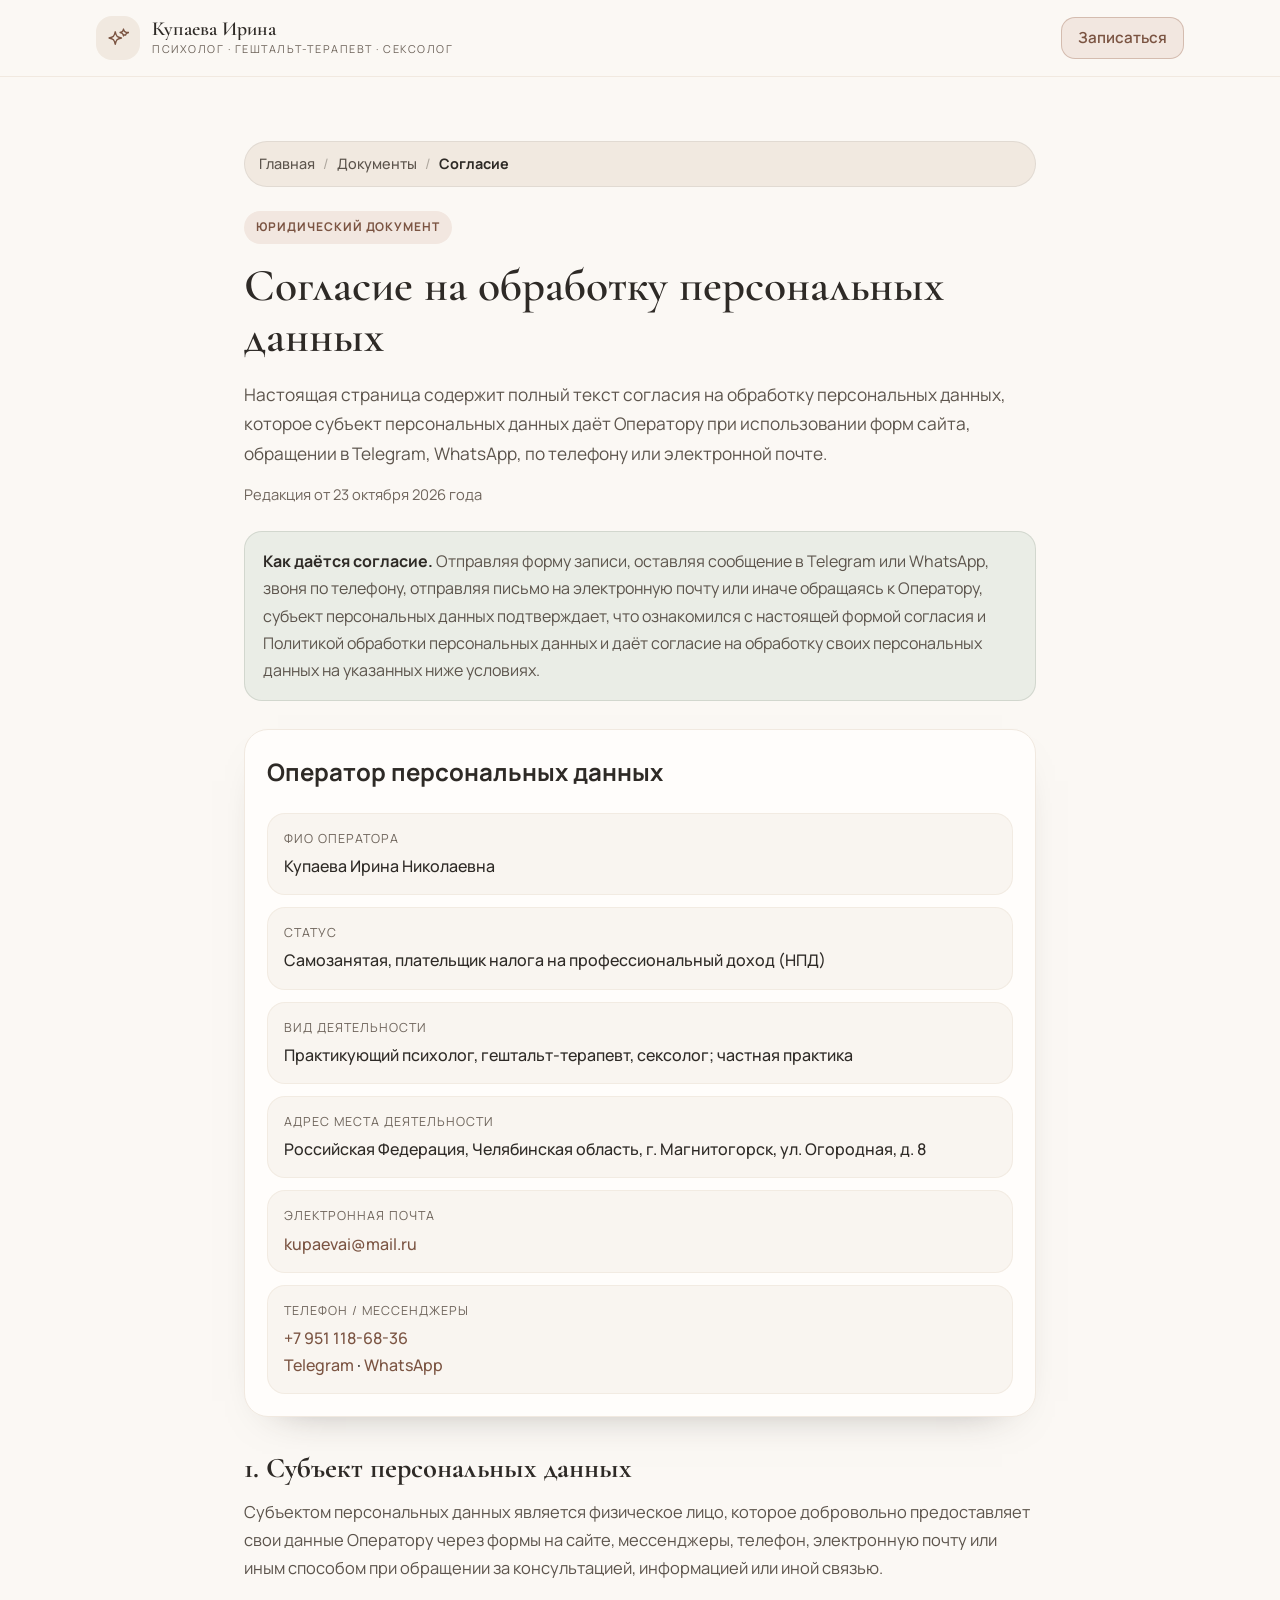
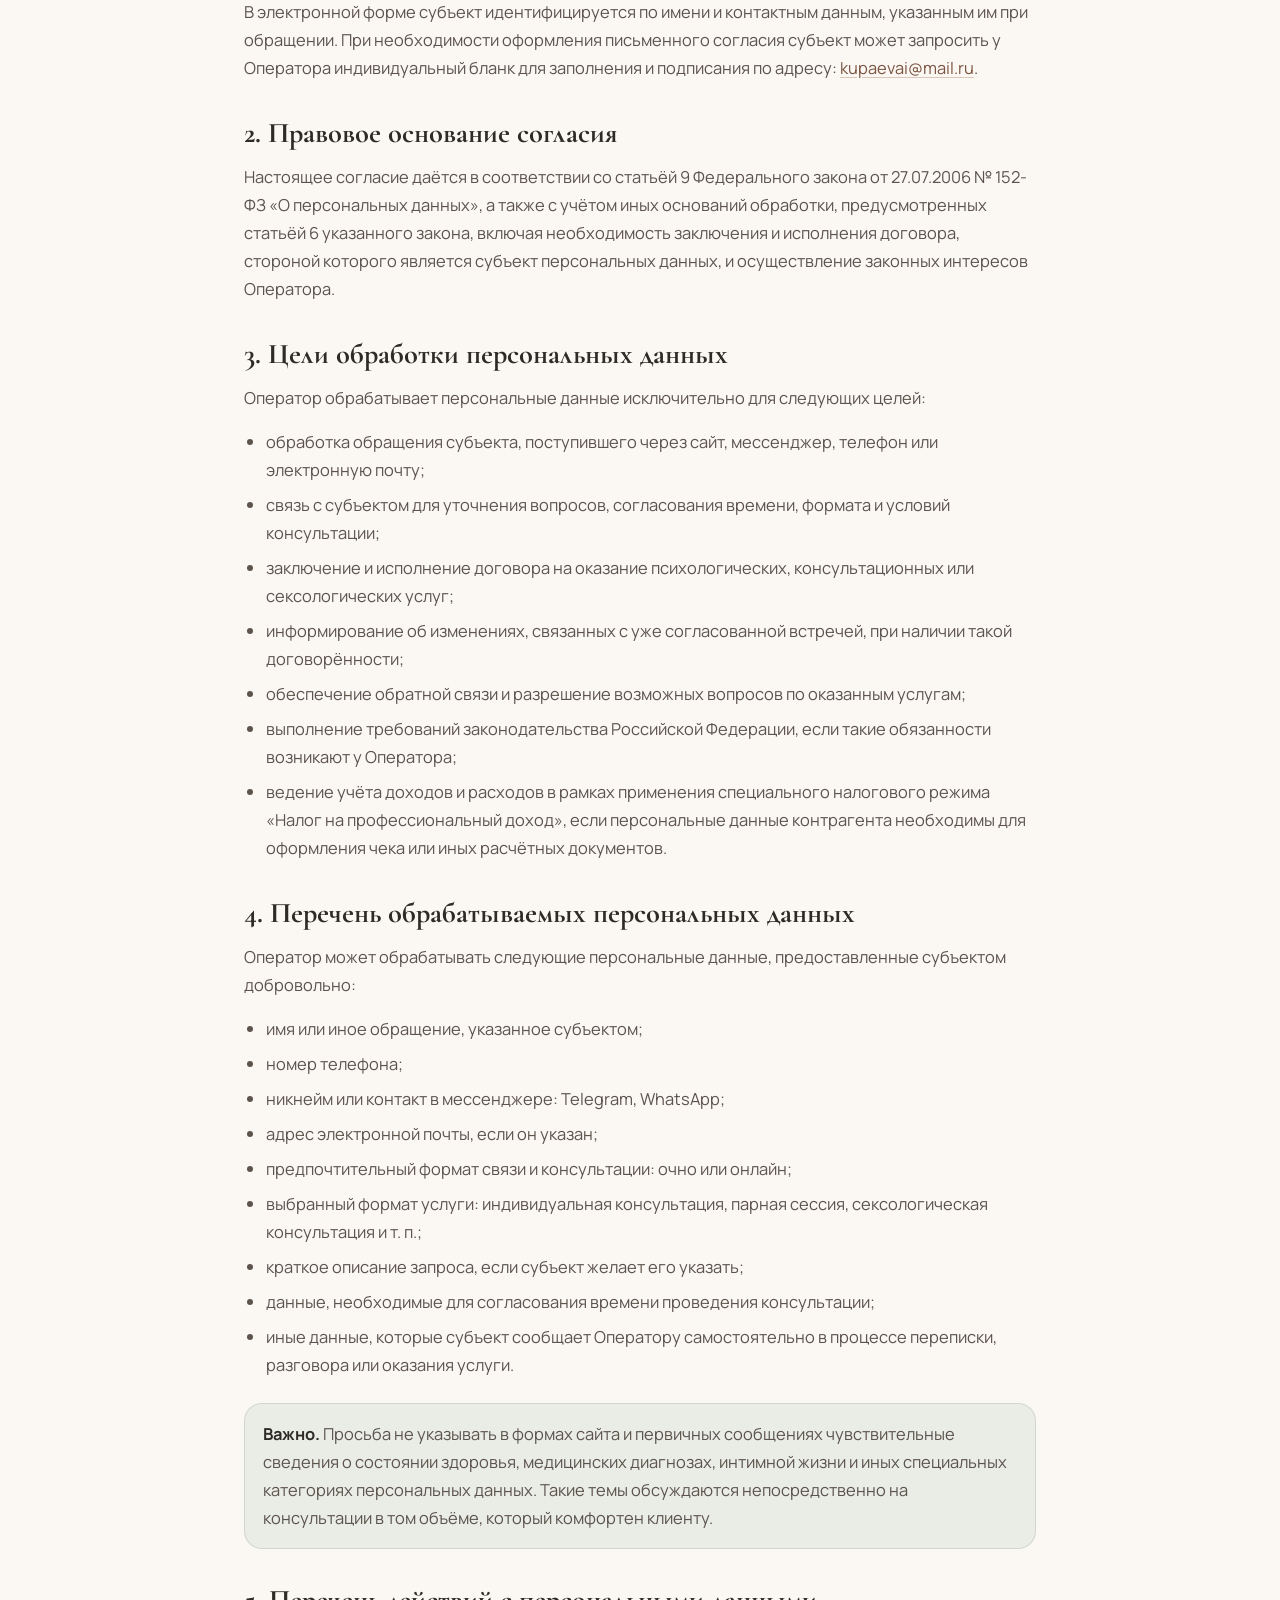
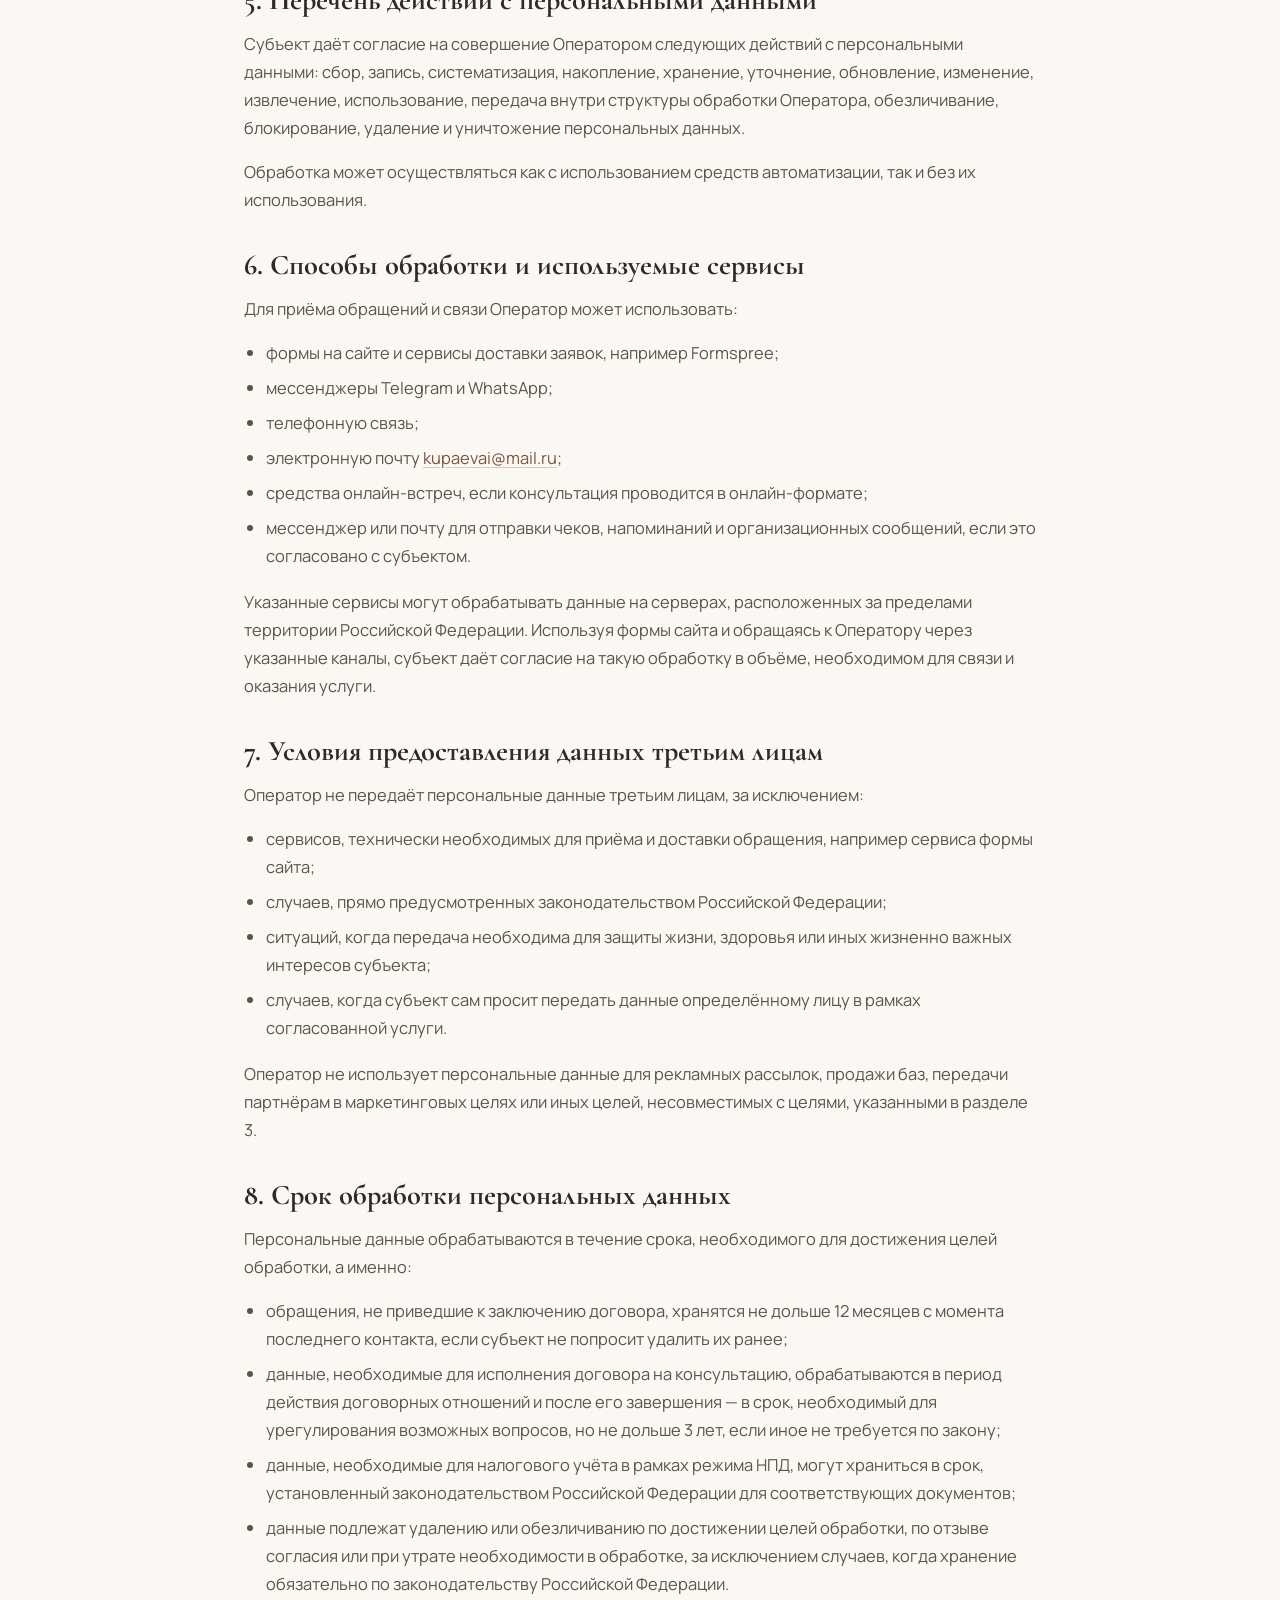
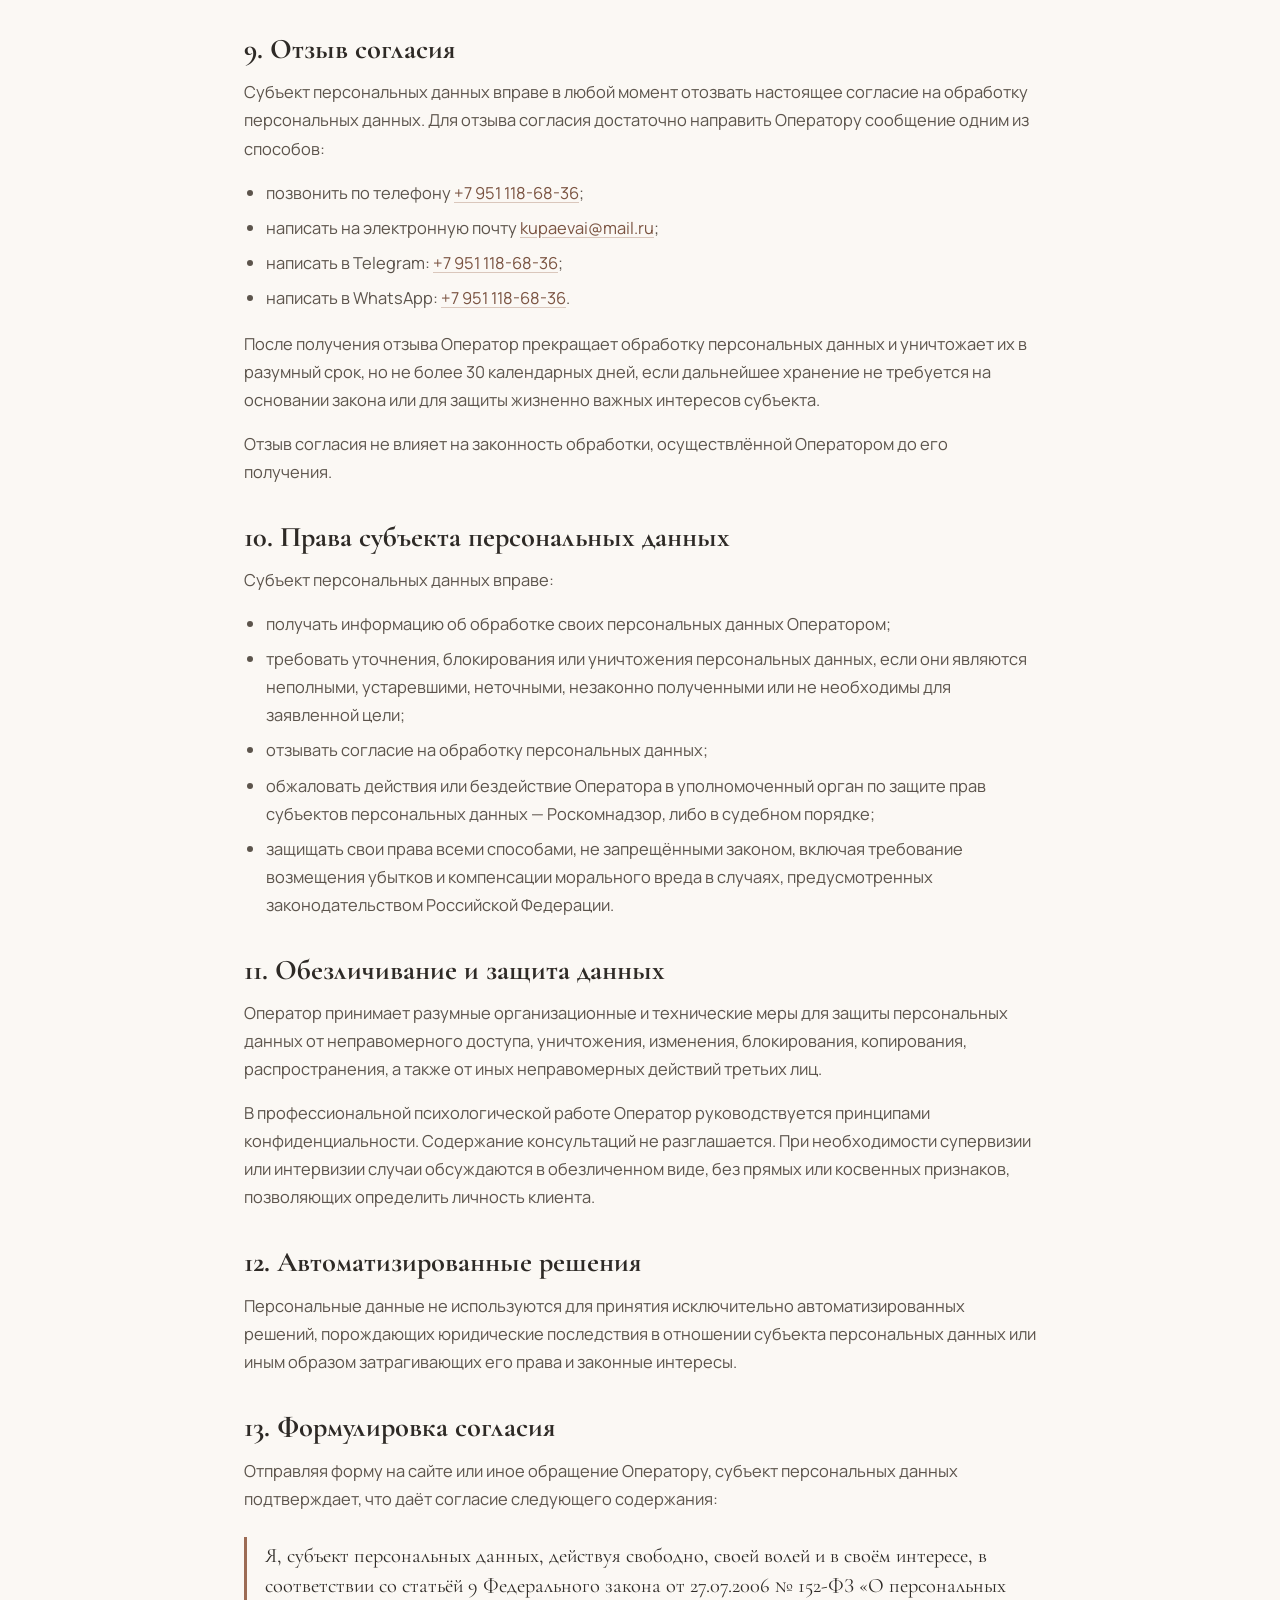
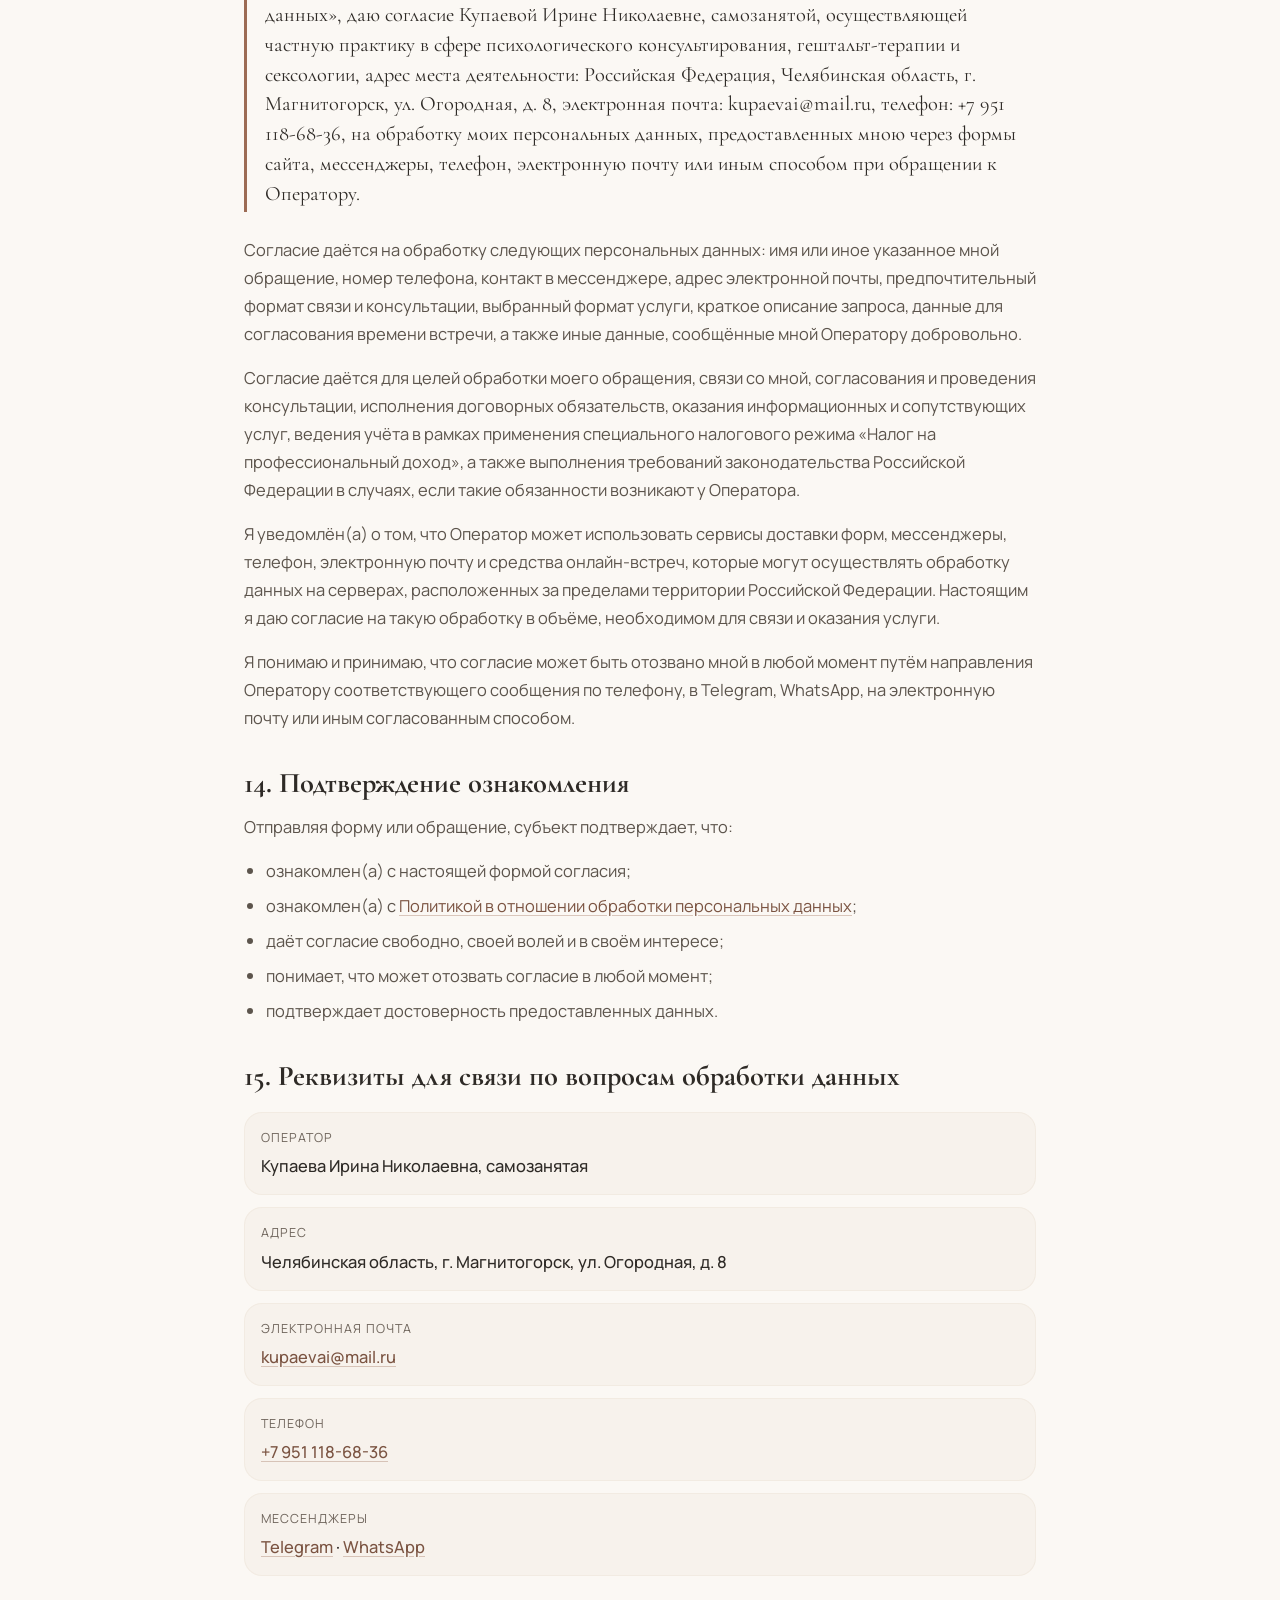
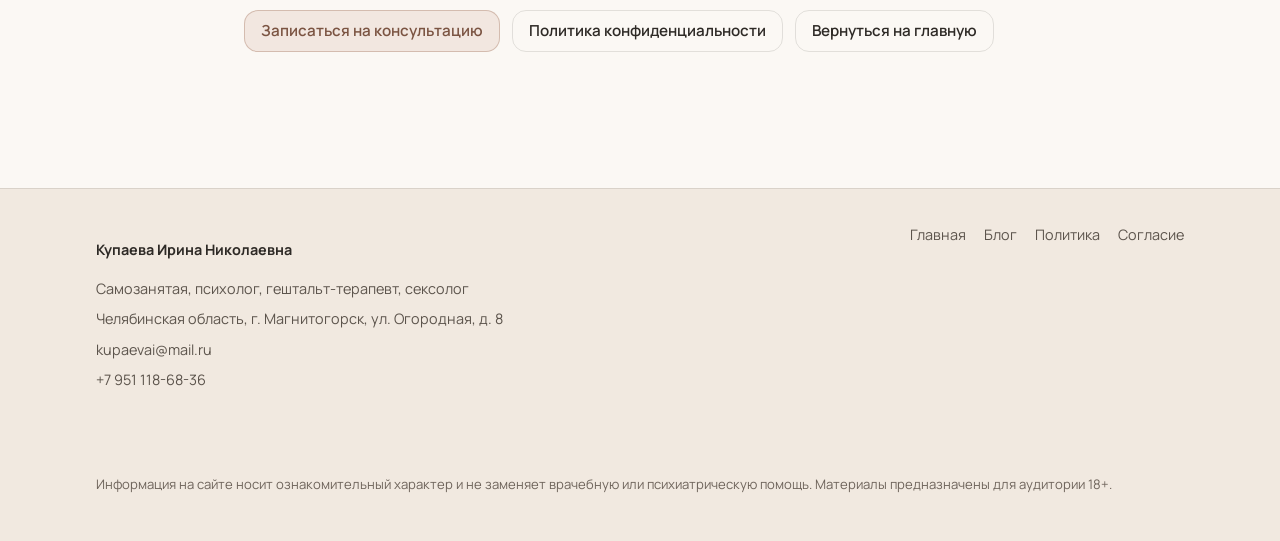
<file: consent.html>
<!DOCTYPE html>
<html lang="ru">
<head>
<meta charset="utf-8">
<meta name="viewport" content="width=device-width, initial-scale=1">
<meta name="theme-color" content="#FBF8F4">
<title>Согласие на обработку персональных данных — Купаева Ирина Николаевна, Магнитогорск</title>
<meta name="description" content="Полный текст согласия на обработку персональных данных. Оператор: Купаева Ирина Николаевна, самозанятая, психолог, гештальт-терапевт, сексолог. Магнитогорск, ул. Огородная, д. 8.">
<meta name="robots" content="noindex, follow">
<link rel="canonical" href="https://example.com/consent.html">

<meta property="og:type" content="website">
<meta property="og:locale" content="ru_RU">
<meta property="og:title" content="Согласие на обработку персональных данных">
<meta property="og:description" content="Полный текст согласия на обработку персональных данных. Оператор: Купаева Ирина Николаевна, Магнитогорск.">
<meta property="og:url" content="https://example.com/consent.html">
<meta property="og:image" content="https://example.com/og-cover.jpg">

<link rel="icon" href="data:image/svg+xml,%3Csvg xmlns='http://www.w3.org/2000/svg' viewBox='0 0 64 64'%3E%3Crect width='64' height='64' rx='16' fill='%23F1E9E0'/%3E%3Cpath d='M32 46c-8-5.6-12-11-12-16 0-4.4 3.4-8 7.6-8 3 0 5.6 1.7 6.4 4.2C34.8 23.7 37.4 22 40.4 22 44.6 22 48 25.6 48 30c0 5-4 10.4-12 16z' fill='%239C6B54'/%3E%3C/svg%3E">

<link rel="preconnect" href="https://fonts.googleapis.com">
<link rel="preconnect" href="https://fonts.gstatic.com" crossorigin>
<link href="https://fonts.googleapis.com/css2?family=Cormorant+Garamond:wght@400;500;600;700&family=Manrope:wght@400;500;600;700&display=swap" rel="stylesheet">
<link rel="stylesheet" href="styles.css">

<script type="application/ld+json">
{
  "@context": "https://schema.org",
  "@type": "WebPage",
  "name": "Согласие на обработку персональных данных",
  "url": "https://example.com/consent.html",
  "inLanguage": "ru",
  "description": "Полный текст согласия на обработку персональных данных. Оператор: Купаева Ирина Николаевна, самозанятая, психолог, гештальт-терапевт, сексолог. Магнитогорск.",
  "publisher": {
    "@type": "Person",
    "name": "Купаева Ирина Николаевна",
    "email": "mailto:kupaevai@mail.ru",
    "telephone": "+79511186836",
    "jobTitle": "Психолог, гештальт-терапевт, сексолог, самозанятая",
    "address": {
      "@type": "PostalAddress",
      "streetAddress": "ул. Огородная, д. 8",
      "addressLocality": "Магнитогорск",
      "addressRegion": "Челябинская область",
      "addressCountry": "RU"
    }
  }
}
</script>
</head>

<body>

<header class="site-header">
  <div class="container">
    <a class="brand" href="index.html" aria-label="На главную">
      <span class="brand-mark">
        <svg viewBox="0 0 24 24" fill="none" stroke="currentColor" stroke-width="1.5" stroke-linecap="round" stroke-linejoin="round" aria-hidden="true">
          <path d="M9.813 15.904 9 18.75l-.813-2.846a4.5 4.5 0 0 0-3.09-3.09L2.25 12l2.846-.813a4.5 4.5 0 0 0 3.09-3.09L9 5.25l.813 2.846a4.5 4.5 0 0 0 3.09 3.09L15.75 12l-2.846.813a4.5 4.5 0 0 0-3.09 3.09ZM18.259 8.715 18 9.75l-.259-1.035a3.375 3.375 0 0 0-2.455-2.456L14.25 6l1.036-.259a3.375 3.375 0 0 0 2.455-2.456L18 2.25l.259 1.035a3.375 3.375 0 0 0 2.456 2.455L23.75 6l-1.035.259a3.375 3.375 0 0 0-2.456 2.455Z"/>
        </svg>
      </span>
      <span class="brand-text">
        <span class="brand-title">Купаева Ирина</span>
        <span class="brand-sub">психолог · гештальт-терапевт · сексолог</span>
      </span>
    </a>
    <a class="btn btn-primary" href="index.html#contact">Записаться</a>
  </div>
</header>

<main class="page">
  <nav class="breadcrumb" aria-label="Хлебные крошки">
    <ol>
      <li><a href="index.html">Главная</a></li>
      <li><a href="privacy-policy.html">Документы</a></li>
      <li><span aria-current="page">Согласие</span></li>
    </ol>
  </nav>

  <span class="tag tag-terra">Юридический документ</span>
  <h1 class="title">Согласие на обработку персональных данных</h1>
  <p class="lead">
    Настоящая страница содержит полный текст согласия на обработку персональных данных, которое субъект
    персональных данных даёт Оператору при использовании форм сайта, обращении в Telegram, WhatsApp,
    по телефону или электронной почте.
  </p>
  <p class="meta">Редакция от 23 октября 2026 года</p>

  <div class="notice">
    <strong>Как даётся согласие.</strong>
    Отправляя форму записи, оставляя сообщение в Telegram или WhatsApp, звоня по телефону, отправляя письмо
    на электронную почту или иначе обращаясь к Оператору, субъект персональных данных подтверждает, что
    ознакомился с настоящей формой согласия и Политикой обработки персональных данных и даёт согласие на
    обработку своих персональных данных на указанных ниже условиях.
  </div>

  <div class="card">
    <h2 style="margin-top:0">Оператор персональных данных</h2>
    <div class="info-grid">
      <div class="info-item">
        <div class="info-label">ФИО оператора</div>
        <div class="info-value">Купаева Ирина Николаевна</div>
      </div>
      <div class="info-item">
        <div class="info-label">Статус</div>
        <div class="info-value">Самозанятая, плательщик налога на профессиональный доход (НПД)</div>
      </div>
      <div class="info-item">
        <div class="info-label">Вид деятельности</div>
        <div class="info-value">Практикующий психолог, гештальт-терапевт, сексолог; частная практика</div>
      </div>
      <div class="info-item">
        <div class="info-label">Адрес места деятельности</div>
        <div class="info-value">Российская Федерация, Челябинская область, г. Магнитогорск, ул. Огородная, д. 8</div>
      </div>
      <div class="info-item">
        <div class="info-label">Электронная почта</div>
        <div class="info-value"><a href="mailto:kupaevai@mail.ru">kupaevai@mail.ru</a></div>
      </div>
      <div class="info-item">
        <div class="info-label">Телефон / мессенджеры</div>
        <div class="info-value">
          <a href="tel:+79511186836">+7 951 118-68-36</a><br>
          <a href="https://t.me/+79511186836" target="_blank" rel="noopener noreferrer">Telegram</a> ·
          <a href="https://wa.me/79511186836" target="_blank" rel="noopener noreferrer">WhatsApp</a>
        </div>
      </div>
    </div>
  </div>

  <div class="prose">
    <h2>1. Субъект персональных данных</h2>
    <p>
      Субъектом персональных данных является физическое лицо, которое добровольно предоставляет свои данные
      Оператору через формы на сайте, мессенджеры, телефон, электронную почту или иным способом при обращении
      за консультацией, информацией или иной связью.
    </p>
    <p>
      В электронной форме субъект идентифицируется по имени и контактным данным, указанным им при обращении.
      При необходимости оформления письменного согласия субъект может запросить у Оператора индивидуальный
      бланк для заполнения и подписания по адресу: <a href="mailto:kupaevai@mail.ru">kupaevai@mail.ru</a>.
    </p>

    <h2>2. Правовое основание согласия</h2>
    <p>
      Настоящее согласие даётся в соответствии со статьёй 9 Федерального закона от 27.07.2006 № 152-ФЗ
      «О персональных данных», а также с учётом иных оснований обработки, предусмотренных статьёй 6 указанного
      закона, включая необходимость заключения и исполнения договора, стороной которого является субъект
      персональных данных, и осуществление законных интересов Оператора.
    </p>

    <h2>3. Цели обработки персональных данных</h2>
    <p>Оператор обрабатывает персональные данные исключительно для следующих целей:</p>
    <ul>
      <li>обработка обращения субъекта, поступившего через сайт, мессенджер, телефон или электронную почту;</li>
      <li>связь с субъектом для уточнения вопросов, согласования времени, формата и условий консультации;</li>
      <li>заключение и исполнение договора на оказание психологических, консультационных или сексологических услуг;</li>
      <li>информирование об изменениях, связанных с уже согласованной встречей, при наличии такой договорённости;</li>
      <li>обеспечение обратной связи и разрешение возможных вопросов по оказанным услугам;</li>
      <li>выполнение требований законодательства Российской Федерации, если такие обязанности возникают у Оператора;</li>
      <li>ведение учёта доходов и расходов в рамках применения специального налогового режима «Налог на профессиональный доход», если персональные данные контрагента необходимы для оформления чека или иных расчётных документов.</li>
    </ul>

    <h2>4. Перечень обрабатываемых персональных данных</h2>
    <p>Оператор может обрабатывать следующие персональные данные, предоставленные субъектом добровольно:</p>
    <ul>
      <li>имя или иное обращение, указанное субъектом;</li>
      <li>номер телефона;</li>
      <li>никнейм или контакт в мессенджере: Telegram, WhatsApp;</li>
      <li>адрес электронной почты, если он указан;</li>
      <li>предпочтительный формат связи и консультации: очно или онлайн;</li>
      <li>выбранный формат услуги: индивидуальная консультация, парная сессия, сексологическая консультация и т. п.;</li>
      <li>краткое описание запроса, если субъект желает его указать;</li>
      <li>данные, необходимые для согласования времени проведения консультации;</li>
      <li>иные данные, которые субъект сообщает Оператору самостоятельно в процессе переписки, разговора или оказания услуги.</li>
    </ul>

    <div class="notice">
      <strong>Важно.</strong>
      Просьба не указывать в формах сайта и первичных сообщениях чувствительные сведения о состоянии здоровья,
      медицинских диагнозах, интимной жизни и иных специальных категориях персональных данных. Такие темы
      обсуждаются непосредственно на консультации в том объёме, который комфортен клиенту.
    </div>

    <h2>5. Перечень действий с персональными данными</h2>
    <p>
      Субъект даёт согласие на совершение Оператором следующих действий с персональными данными:
      сбор, запись, систематизация, накопление, хранение, уточнение, обновление, изменение, извлечение,
      использование, передача внутри структуры обработки Оператора, обезличивание, блокирование, удаление
      и уничтожение персональных данных.
    </p>
    <p>
      Обработка может осуществляться как с использованием средств автоматизации, так и без их использования.
    </p>

    <h2>6. Способы обработки и используемые сервисы</h2>
    <p>Для приёма обращений и связи Оператор может использовать:</p>
    <ul>
      <li>формы на сайте и сервисы доставки заявок, например Formspree;</li>
      <li>мессенджеры Telegram и WhatsApp;</li>
      <li>телефонную связь;</li>
      <li>электронную почту <a href="mailto:kupaevai@mail.ru">kupaevai@mail.ru</a>;</li>
      <li>средства онлайн-встреч, если консультация проводится в онлайн-формате;</li>
      <li>мессенджер или почту для отправки чеков, напоминаний и организационных сообщений, если это согласовано с субъектом.</li>
    </ul>
    <p>
      Указанные сервисы могут обрабатывать данные на серверах, расположенных за пределами территории
      Российской Федерации. Используя формы сайта и обращаясь к Оператору через указанные каналы, субъект
      даёт согласие на такую обработку в объёме, необходимом для связи и оказания услуги.
    </p>

    <h2>7. Условия предоставления данных третьим лицам</h2>
    <p>Оператор не передаёт персональные данные третьим лицам, за исключением:</p>
    <ul>
      <li>сервисов, технически необходимых для приёма и доставки обращения, например сервиса формы сайта;</li>
      <li>случаев, прямо предусмотренных законодательством Российской Федерации;</li>
      <li>ситуаций, когда передача необходима для защиты жизни, здоровья или иных жизненно важных интересов субъекта;</li>
      <li>случаев, когда субъект сам просит передать данные определённому лицу в рамках согласованной услуги.</li>
    </ul>
    <p>
      Оператор не использует персональные данные для рекламных рассылок, продажи баз, передачи партнёрам
      в маркетинговых целях или иных целей, несовместимых с целями, указанными в разделе 3.
    </p>

    <h2>8. Срок обработки персональных данных</h2>
    <p>Персональные данные обрабатываются в течение срока, необходимого для достижения целей обработки, а именно:</p>
    <ul>
      <li>обращения, не приведшие к заключению договора, хранятся не дольше 12 месяцев с момента последнего контакта, если субъект не попросит удалить их ранее;</li>
      <li>данные, необходимые для исполнения договора на консультацию, обрабатываются в период действия договорных отношений и после его завершения — в срок, необходимый для урегулирования возможных вопросов, но не дольше 3 лет, если иное не требуется по закону;</li>
      <li>данные, необходимые для налогового учёта в рамках режима НПД, могут храниться в срок, установленный законодательством Российской Федерации для соответствующих документов;</li>
      <li>данные подлежат удалению или обезличиванию по достижении целей обработки, по отзыве согласия или при утрате необходимости в обработке, за исключением случаев, когда хранение обязательно по законодательству Российской Федерации.</li>
    </ul>

    <h2>9. Отзыв согласия</h2>
    <p>
      Субъект персональных данных вправе в любой момент отозвать настоящее согласие на обработку персональных данных.
      Для отзыва согласия достаточно направить Оператору сообщение одним из способов:
    </p>
    <ul>
      <li>позвонить по телефону <a href="tel:+79511186836">+7 951 118-68-36</a>;</li>
      <li>написать на электронную почту <a href="mailto:kupaevai@mail.ru">kupaevai@mail.ru</a>;</li>
      <li>написать в Telegram: <a href="https://t.me/+79511186836" target="_blank" rel="noopener noreferrer">+7 951 118-68-36</a>;</li>
      <li>написать в WhatsApp: <a href="https://wa.me/79511186836" target="_blank" rel="noopener noreferrer">+7 951 118-68-36</a>.</li>
    </ul>
    <p>
      После получения отзыва Оператор прекращает обработку персональных данных и уничтожает их в разумный срок,
      но не более 30 календарных дней, если дальнейшее хранение не требуется на основании закона или для защиты
      жизненно важных интересов субъекта.
    </p>
    <p>
      Отзыв согласия не влияет на законность обработки, осуществлённой Оператором до его получения.
    </p>

    <h2>10. Права субъекта персональных данных</h2>
    <p>Субъект персональных данных вправе:</p>
    <ul>
      <li>получать информацию об обработке своих персональных данных Оператором;</li>
      <li>требовать уточнения, блокирования или уничтожения персональных данных, если они являются неполными, устаревшими, неточными, незаконно полученными или не необходимы для заявленной цели;</li>
      <li>отзывать согласие на обработку персональных данных;</li>
      <li>обжаловать действия или бездействие Оператора в уполномоченный орган по защите прав субъектов персональных данных — Роскомнадзор, либо в судебном порядке;</li>
      <li>защищать свои права всеми способами, не запрещёнными законом, включая требование возмещения убытков и компенсации морального вреда в случаях, предусмотренных законодательством Российской Федерации.</li>
    </ul>

    <h2>11. Обезличивание и защита данных</h2>
    <p>
      Оператор принимает разумные организационные и технические меры для защиты персональных данных от
      неправомерного доступа, уничтожения, изменения, блокирования, копирования, распространения, а также
      от иных неправомерных действий третьих лиц.
    </p>
    <p>
      В профессиональной психологической работе Оператор руководствуется принципами конфиденциальности.
      Содержание консультаций не разглашается. При необходимости супервизии или интервизии случаи обсуждаются
      в обезличенном виде, без прямых или косвенных признаков, позволяющих определить личность клиента.
    </p>

    <h2>12. Автоматизированные решения</h2>
    <p>
      Персональные данные не используются для принятия исключительно автоматизированных решений, порождающих
      юридические последствия в отношении субъекта персональных данных или иным образом затрагивающих его права
      и законные интересы.
    </p>

    <h2>13. Формулировка согласия</h2>
    <p>
      Отправляя форму на сайте или иное обращение Оператору, субъект персональных данных подтверждает,
      что даёт согласие следующего содержания:
    </p>

    <blockquote>
      Я, субъект персональных данных, действуя свободно, своей волей и в своём интересе, в соответствии со
      статьёй 9 Федерального закона от 27.07.2006 № 152-ФЗ «О персональных данных», даю согласие
      Купаевой Ирине Николаевне, самозанятой, осуществляющей частную практику в сфере психологического
      консультирования, гештальт-терапии и сексологии, адрес места деятельности: Российская Федерация,
      Челябинская область, г. Магнитогорск, ул. Огородная, д. 8, электронная почта: kupaevai@mail.ru, телефон:
      +7 951 118-68-36, на обработку моих персональных данных, предоставленных мною через формы сайта,
      мессенджеры, телефон, электронную почту или иным способом при обращении к Оператору.
    </blockquote>

    <p>
      Согласие даётся на обработку следующих персональных данных: имя или иное указанное мной обращение,
      номер телефона, контакт в мессенджере, адрес электронной почты, предпочтительный формат связи и консультации,
      выбранный формат услуги, краткое описание запроса, данные для согласования времени встречи, а также иные
      данные, сообщённые мной Оператору добровольно.
    </p>

    <p>
      Согласие даётся для целей обработки моего обращения, связи со мной, согласования и проведения консультации,
      исполнения договорных обязательств, оказания информационных и сопутствующих услуг, ведения учёта в рамках
      применения специального налогового режима «Налог на профессиональный доход», а также выполнения требований
      законодательства Российской Федерации в случаях, если такие обязанности возникают у Оператора.
    </p>

    <p>
      Я уведомлён(а) о том, что Оператор может использовать сервисы доставки форм, мессенджеры, телефон,
      электронную почту и средства онлайн-встреч, которые могут осуществлять обработку данных на серверах,
      расположенных за пределами территории Российской Федерации. Настоящим я даю согласие на такую обработку
      в объёме, необходимом для связи и оказания услуги.
    </p>

    <p>
      Я понимаю и принимаю, что согласие может быть отозвано мной в любой момент путём направления Оператору
      соответствующего сообщения по телефону, в Telegram, WhatsApp, на электронную почту или иным согласованным способом.
    </p>

    <h2>14. Подтверждение ознакомления</h2>
    <p>Отправляя форму или обращение, субъект подтверждает, что:</p>
    <ul>
      <li>ознакомлен(а) с настоящей формой согласия;</li>
      <li>ознакомлен(а) с <a href="privacy-policy.html">Политикой в отношении обработки персональных данных</a>;</li>
      <li>даёт согласие свободно, своей волей и в своём интересе;</li>
      <li>понимает, что может отозвать согласие в любой момент;</li>
      <li>подтверждает достоверность предоставленных данных.</li>
    </ul>

    <h2>15. Реквизиты для связи по вопросам обработки данных</h2>
    <div class="info-grid">
      <div class="info-item">
        <div class="info-label">Оператор</div>
        <div class="info-value">Купаева Ирина Николаевна, самозанятая</div>
      </div>
      <div class="info-item">
        <div class="info-label">Адрес</div>
        <div class="info-value">Челябинская область, г. Магнитогорск, ул. Огородная, д. 8</div>
      </div>
      <div class="info-item">
        <div class="info-label">Электронная почта</div>
        <div class="info-value"><a href="mailto:kupaevai@mail.ru">kupaevai@mail.ru</a></div>
      </div>
      <div class="info-item">
        <div class="info-label">Телефон</div>
        <div class="info-value"><a href="tel:+79511186836">+7 951 118-68-36</a></div>
      </div>
      <div class="info-item">
        <div class="info-label">Мессенджеры</div>
        <div class="info-value">
          <a href="https://t.me/+79511186836" target="_blank" rel="noopener noreferrer">Telegram</a> ·
          <a href="https://wa.me/79511186836" target="_blank" rel="noopener noreferrer">WhatsApp</a>
        </div>
      </div>
    </div>
  </div>

  <div class="actions">
    <a class="btn btn-primary" href="index.html#contact">Записаться на консультацию</a>
    <a class="btn btn-secondary" href="privacy-policy.html">Политика конфиденциальности</a>
    <a class="btn btn-secondary" href="index.html">Вернуться на главную</a>
  </div>
</main>

<footer class="site-footer">
  <div class="container">
    <div>
      <p><strong>Купаева Ирина Николаевна</strong></p>
      <div class="footer-contacts">
        <span>Самозанятая, психолог, гештальт-терапевт, сексолог</span>
        <span>Челябинская область, г. Магнитогорск, ул. Огородная, д. 8</span>
        <span><a href="mailto:kupaevai@mail.ru">kupaevai@mail.ru</a></span>
        <span><a href="tel:+79511186836">+7 951 118-68-36</a></span>
      </div>
    </div>
    <nav class="footer-links" aria-label="Ссылки в подвале">
      <a href="index.html">Главная</a>
      <a href="blog.html">Блог</a>
      <a href="privacy-policy.html">Политика</a>
      <a href="consent.html">Согласие</a>
    </nav>
  </div>
  <div class="container">
    <p class="disclaimer">
      Информация на сайте носит ознакомительный характер и не заменяет врачебную или психиатрическую помощь.
      Материалы предназначены для аудитории 18+.
    </p>
  </div>
</footer>

</body>
</html>
</file>
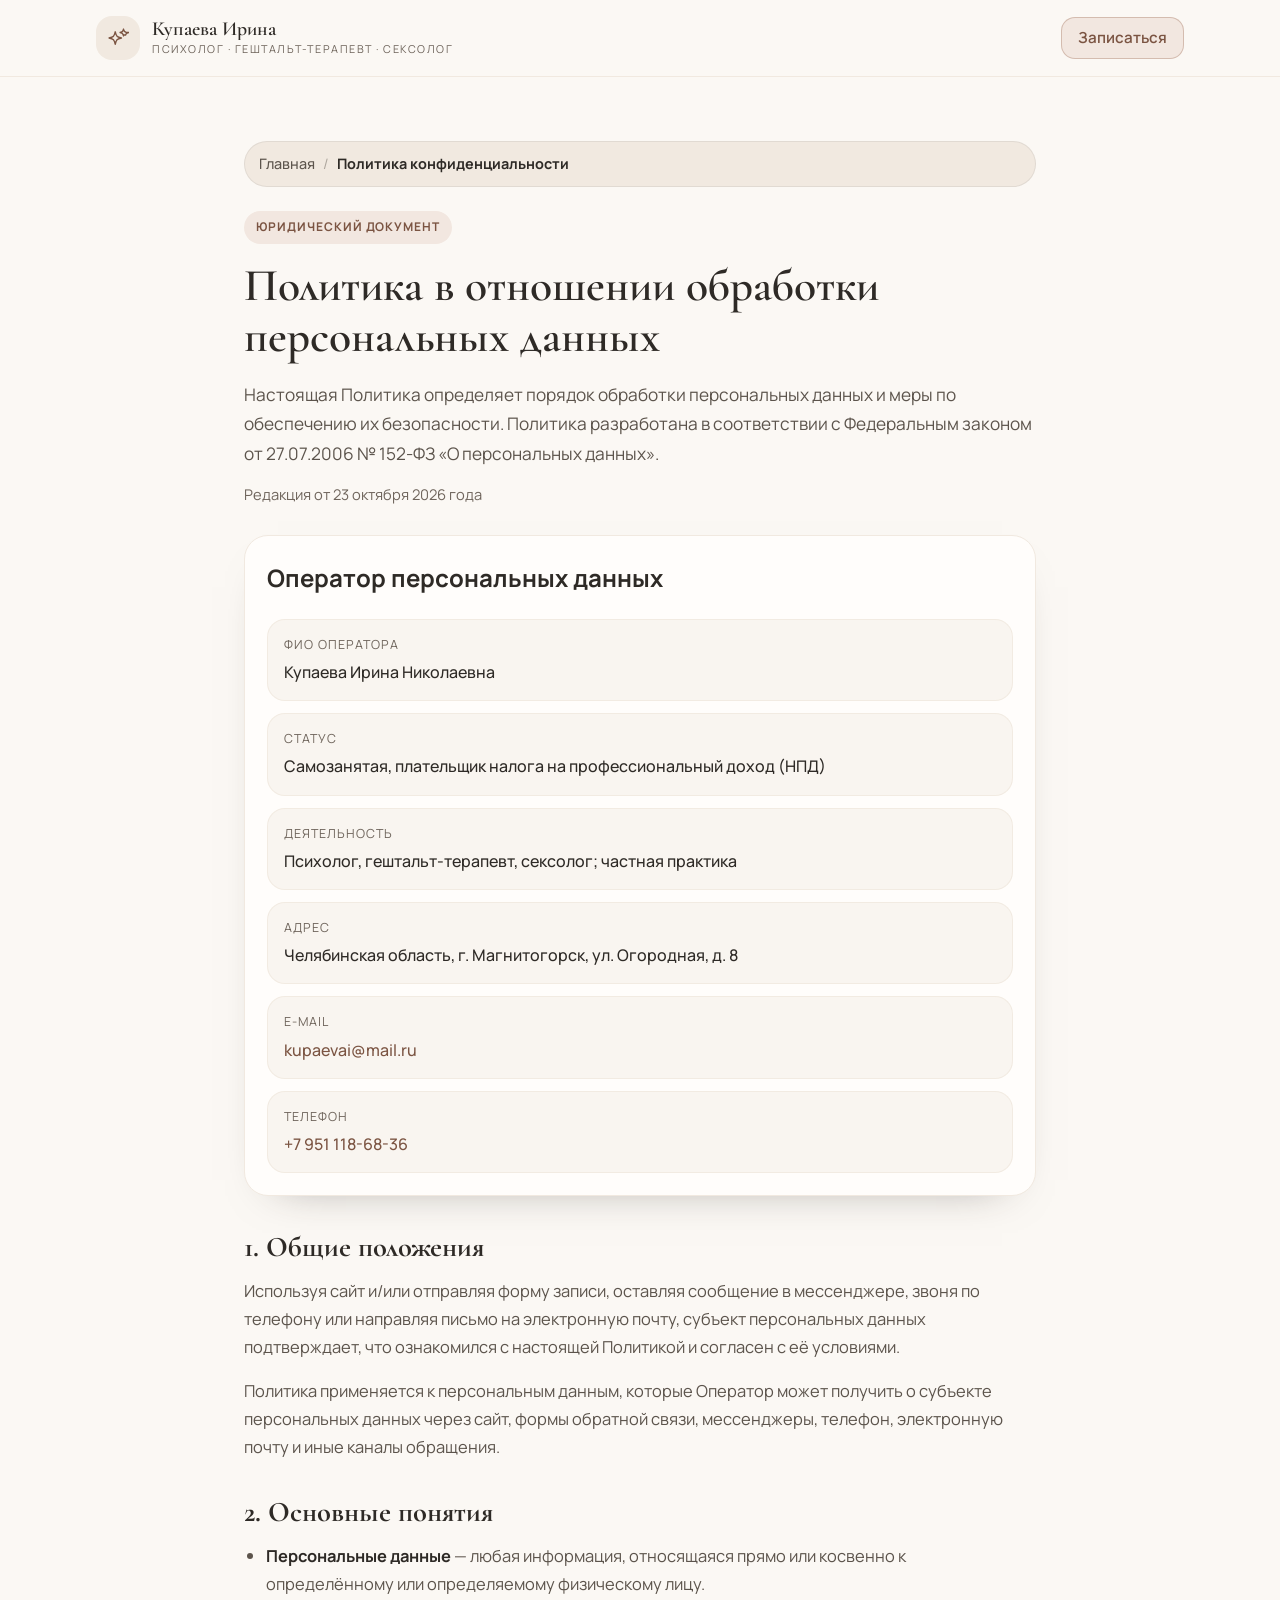
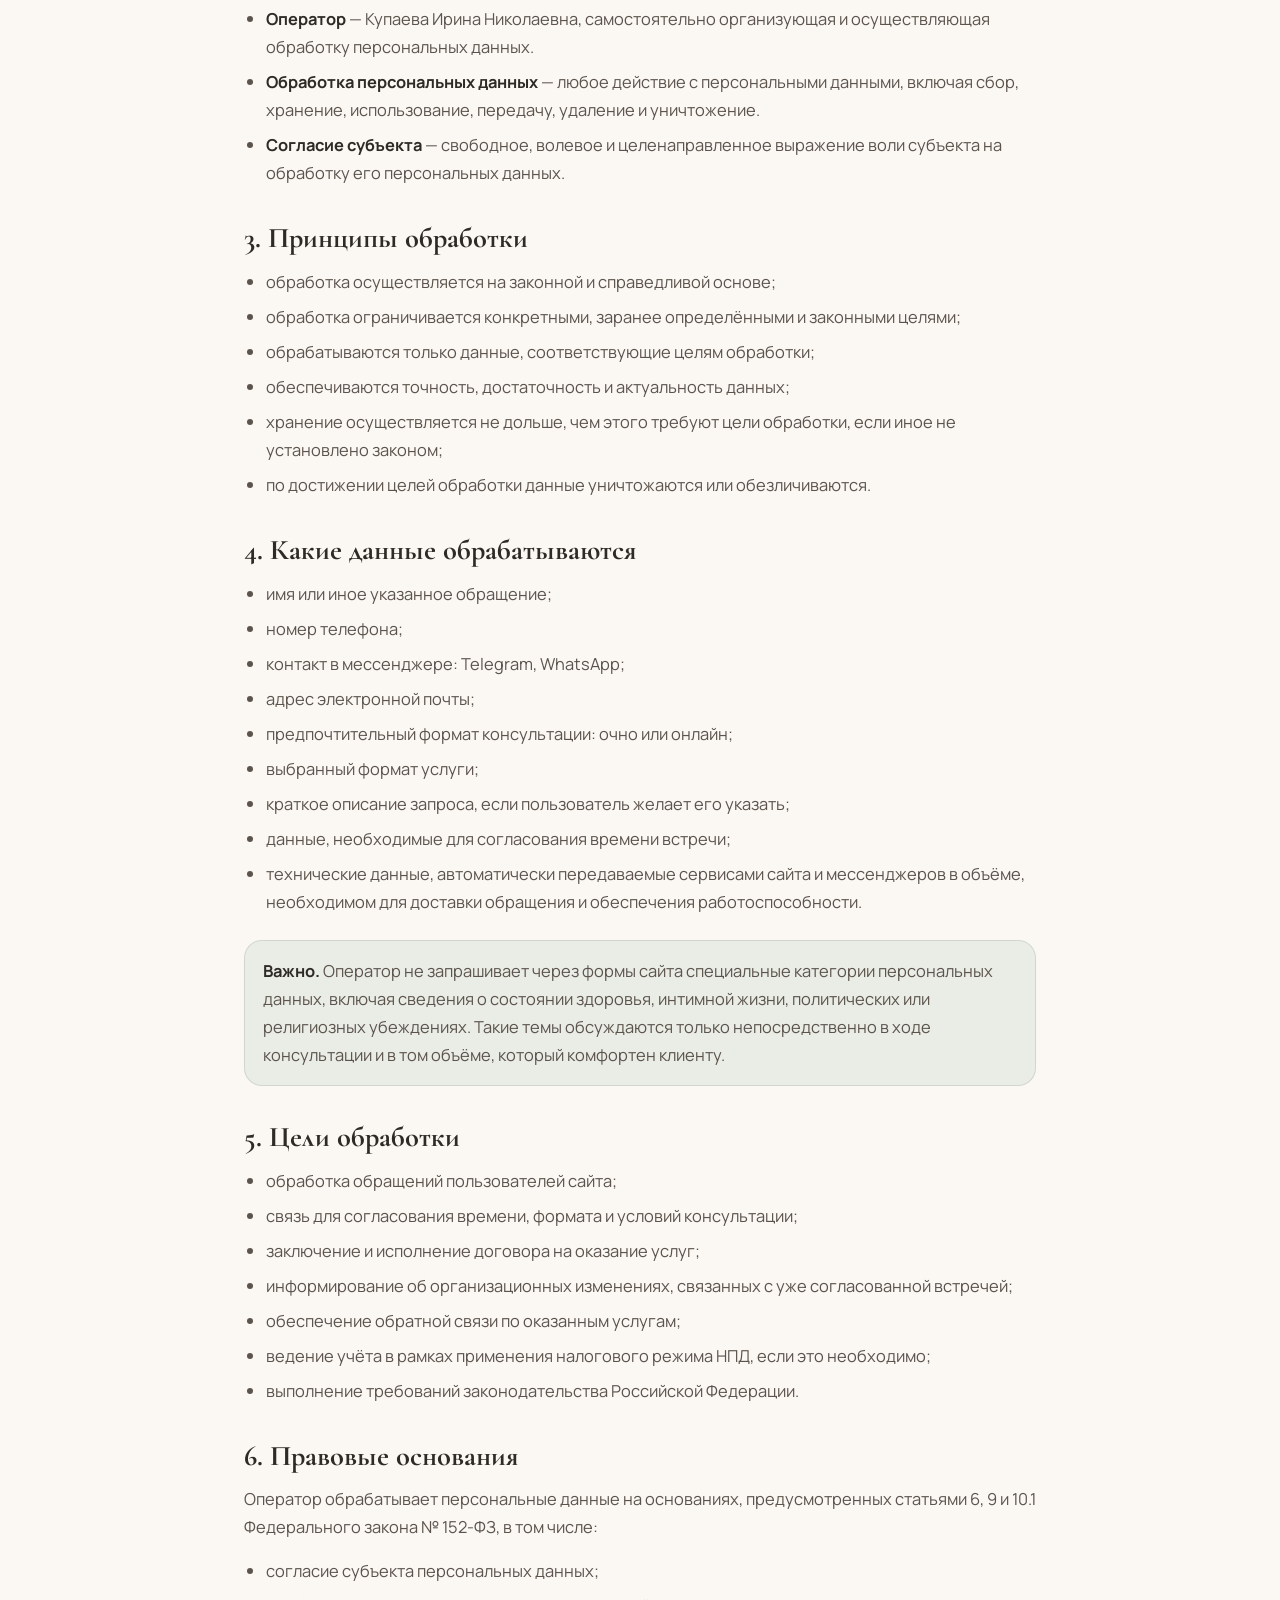
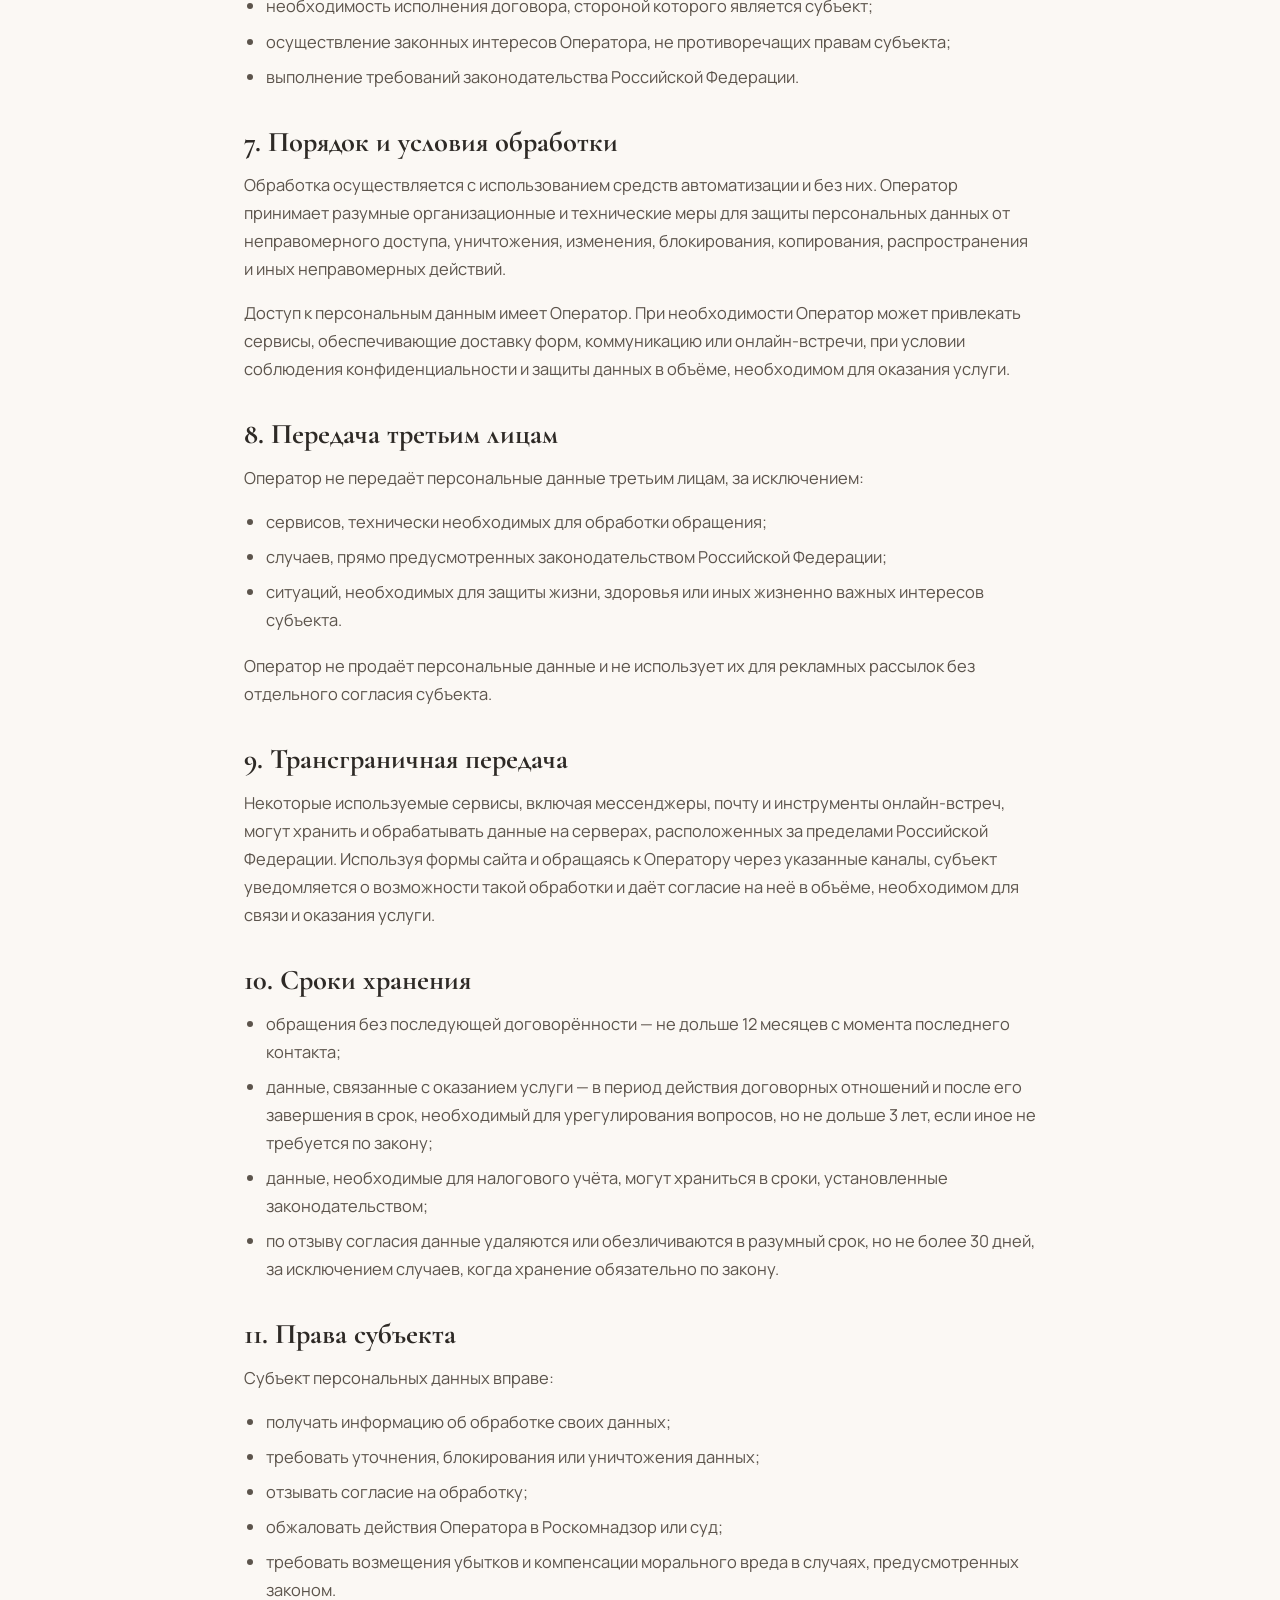
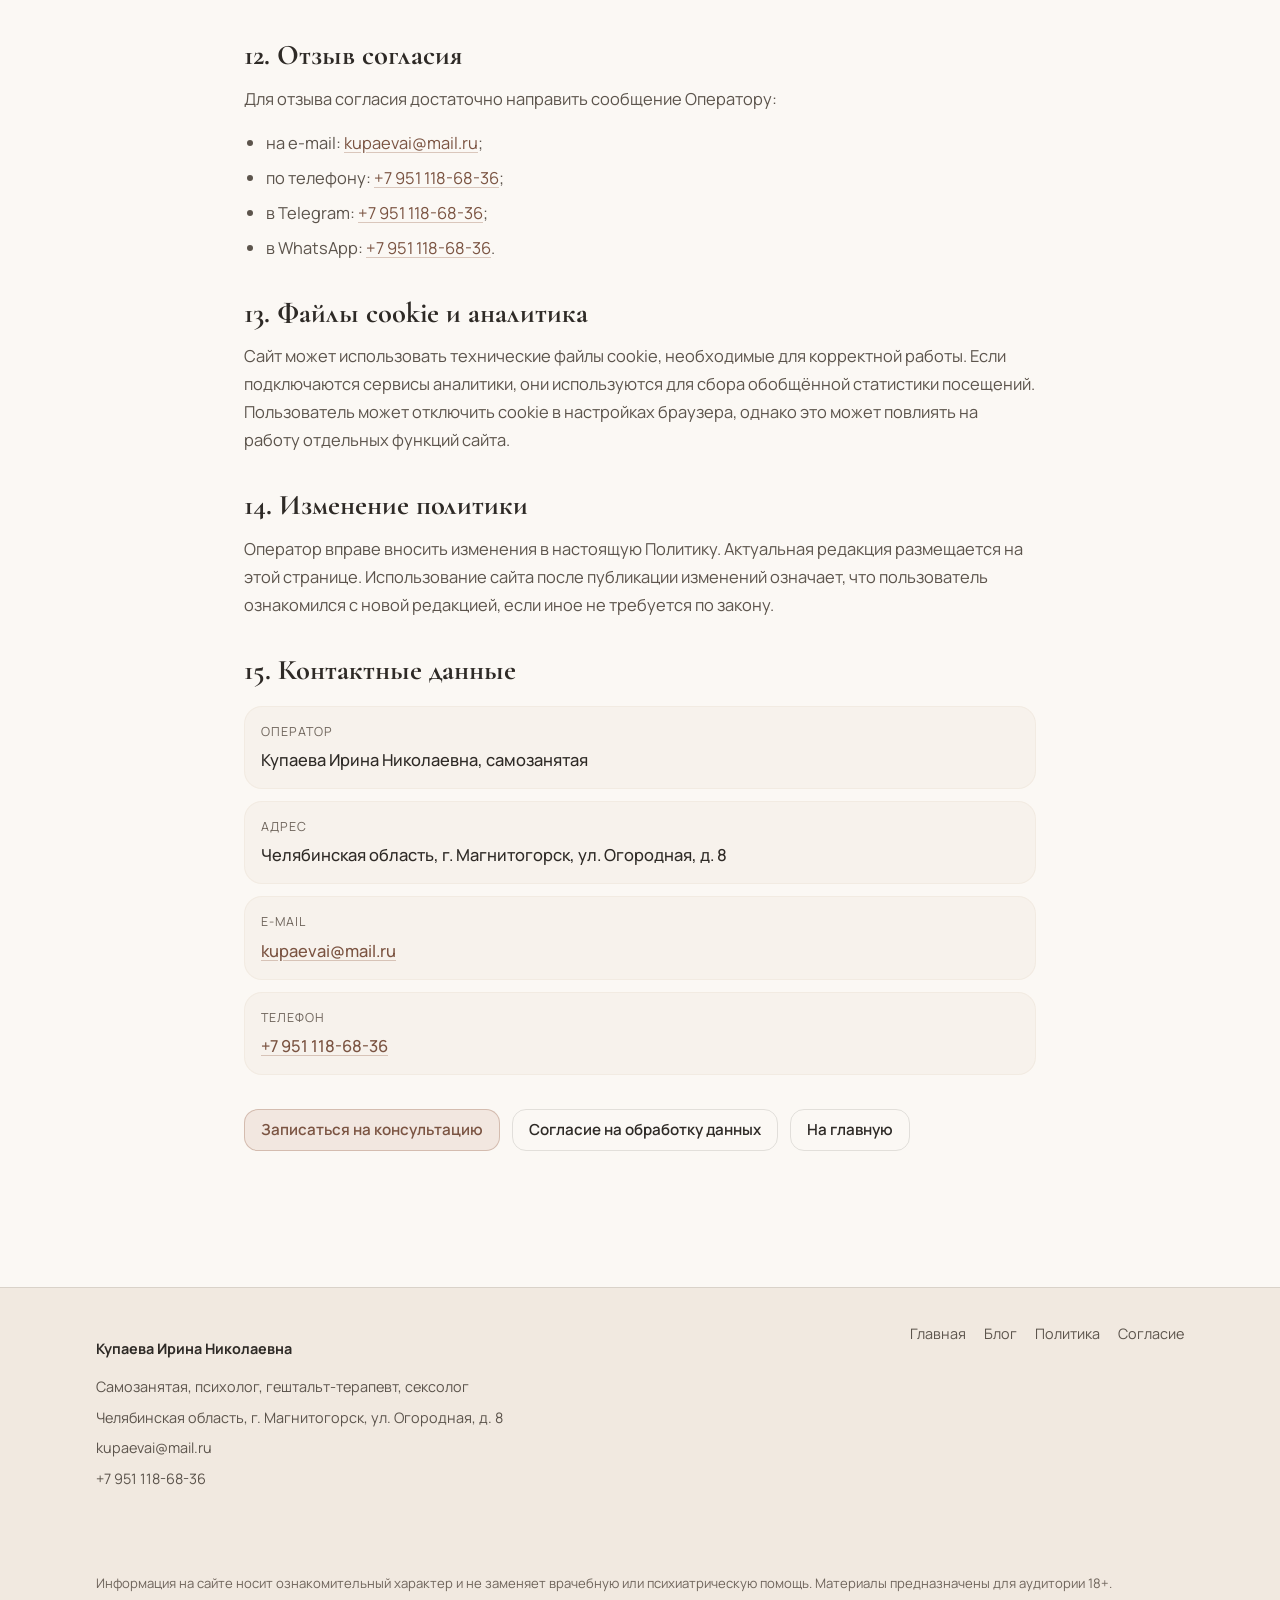
<file: privacy-policy.html>
<!DOCTYPE html>
<html lang="ru">
<head>
<meta charset="utf-8">
<meta name="viewport" content="width=device-width, initial-scale=1">
<meta name="theme-color" content="#FBF8F4">
<title>Политика конфиденциальности — Купаева Ирина Николаевна, психолог Магнитогорск</title>
<meta name="description" content="Политика в отношении обработки персональных данных. Оператор: Купаева Ирина Николаевна, самозанятая, психолог, гештальт-терапевт, сексолог. Магнитогорск, ул. Огородная, д. 8.">
<meta name="robots" content="noindex, follow">
<link rel="canonical" href="https://example.com/privacy-policy.html">

<meta property="og:type" content="website">
<meta property="og:locale" content="ru_RU">
<meta property="og:title" content="Политика конфиденциальности">
<meta property="og:description" content="Политика в отношении обработки персональных данных. Оператор: Купаева Ирина Николаевна, Магнитогорск.">
<meta property="og:url" content="https://example.com/privacy-policy.html">
<meta property="og:image" content="https://example.com/og-cover.jpg">

<link rel="icon" href="data:image/svg+xml,%3Csvg xmlns='http://www.w3.org/2000/svg' viewBox='0 0 64 64'%3E%3Crect width='64' height='64' rx='16' fill='%23F1E9E0'/%3E%3Cpath d='M32 46c-8-5.6-12-11-12-16 0-4.4 3.4-8 7.6-8 3 0 5.6 1.7 6.4 4.2C34.8 23.7 37.4 22 40.4 22 44.6 22 48 25.6 48 30c0 5-4 10.4-12 16z' fill='%239C6B54'/%3E%3C/svg%3E">

<link rel="preconnect" href="https://fonts.googleapis.com">
<link rel="preconnect" href="https://fonts.gstatic.com" crossorigin>
<link href="https://fonts.googleapis.com/css2?family=Cormorant+Garamond:wght@400;500;600;700&family=Manrope:wght@400;500;600;700&display=swap" rel="stylesheet">
<link rel="stylesheet" href="styles.css">

<script type="application/ld+json">
{
  "@context": "https://schema.org",
  "@type": "WebPage",
  "name": "Политика в отношении обработки персональных данных",
  "url": "https://example.com/privacy-policy.html",
  "inLanguage": "ru",
  "description": "Политика в отношении обработки персональных данных. Оператор: Купаева Ирина Николаевна, самозанятая, психолог, гештальт-терапевт, сексолог. Магнитогорск.",
  "publisher": {
    "@type": "Person",
    "name": "Купаева Ирина Николаевна",
    "email": "mailto:kupaevai@mail.ru",
    "telephone": "+79511186836",
    "jobTitle": "Психолог, гештальт-терапевт, сексолог, самозанятая",
    "address": {
      "@type": "PostalAddress",
      "streetAddress": "ул. Огородная, д. 8",
      "addressLocality": "Магнитогорск",
      "addressRegion": "Челябинская область",
      "addressCountry": "RU"
    }
  }
}
</script>
</head>

<body>

<header class="site-header">
  <div class="container">
    <a class="brand" href="index.html" aria-label="На главную">
      <span class="brand-mark">
        <svg viewBox="0 0 24 24" fill="none" stroke="currentColor" stroke-width="1.5" stroke-linecap="round" stroke-linejoin="round" aria-hidden="true">
          <path d="M9.813 15.904 9 18.75l-.813-2.846a4.5 4.5 0 0 0-3.09-3.09L2.25 12l2.846-.813a4.5 4.5 0 0 0 3.09-3.09L9 5.25l.813 2.846a4.5 4.5 0 0 0 3.09 3.09L15.75 12l-2.846.813a4.5 4.5 0 0 0-3.09 3.09ZM18.259 8.715 18 9.75l-.259-1.035a3.375 3.375 0 0 0-2.455-2.456L14.25 6l1.036-.259a3.375 3.375 0 0 0 2.455-2.456L18 2.25l.259 1.035a3.375 3.375 0 0 0 2.456 2.455L23.75 6l-1.035.259a3.375 3.375 0 0 0-2.456 2.455Z"/>
        </svg>
      </span>
      <span class="brand-text">
        <span class="brand-title">Купаева Ирина</span>
        <span class="brand-sub">психолог · гештальт-терапевт · сексолог</span>
      </span>
    </a>
    <a class="btn btn-primary" href="index.html#contact">Записаться</a>
  </div>
</header>

<main class="page">
  <nav class="breadcrumb" aria-label="Хлебные крошки">
    <ol>
      <li><a href="index.html">Главная</a></li>
      <li><span aria-current="page">Политика конфиденциальности</span></li>
    </ol>
  </nav>

  <span class="tag tag-terra">Юридический документ</span>
  <h1 class="title">Политика в отношении обработки персональных данных</h1>
  <p class="lead">
    Настоящая Политика определяет порядок обработки персональных данных и меры по обеспечению их безопасности.
    Политика разработана в соответствии с Федеральным законом от 27.07.2006 № 152-ФЗ «О персональных данных».
  </p>
  <p class="meta">Редакция от 23 октября 2026 года</p>

  <div class="card">
    <h2 style="margin-top:0">Оператор персональных данных</h2>
    <div class="info-grid">
      <div class="info-item">
        <div class="info-label">ФИО оператора</div>
        <div class="info-value">Купаева Ирина Николаевна</div>
      </div>
      <div class="info-item">
        <div class="info-label">Статус</div>
        <div class="info-value">Самозанятая, плательщик налога на профессиональный доход (НПД)</div>
      </div>
      <div class="info-item">
        <div class="info-label">Деятельность</div>
        <div class="info-value">Психолог, гештальт-терапевт, сексолог; частная практика</div>
      </div>
      <div class="info-item">
        <div class="info-label">Адрес</div>
        <div class="info-value">Челябинская область, г. Магнитогорск, ул. Огородная, д. 8</div>
      </div>
      <div class="info-item">
        <div class="info-label">E-mail</div>
        <div class="info-value"><a href="mailto:kupaevai@mail.ru">kupaevai@mail.ru</a></div>
      </div>
      <div class="info-item">
        <div class="info-label">Телефон</div>
        <div class="info-value"><a href="tel:+79511186836">+7 951 118-68-36</a></div>
      </div>
    </div>
  </div>

  <div class="prose">
    <h2>1. Общие положения</h2>
    <p>
      Используя сайт и/или отправляя форму записи, оставляя сообщение в мессенджере, звоня по телефону
      или направляя письмо на электронную почту, субъект персональных данных подтверждает, что ознакомился
      с настоящей Политикой и согласен с её условиями.
    </p>
    <p>
      Политика применяется к персональным данным, которые Оператор может получить о субъекте персональных данных
      через сайт, формы обратной связи, мессенджеры, телефон, электронную почту и иные каналы обращения.
    </p>

    <h2>2. Основные понятия</h2>
    <ul>
      <li><strong>Персональные данные</strong> — любая информация, относящаяся прямо или косвенно к определённому или определяемому физическому лицу.</li>
      <li><strong>Оператор</strong> — Купаева Ирина Николаевна, самостоятельно организующая и осуществляющая обработку персональных данных.</li>
      <li><strong>Обработка персональных данных</strong> — любое действие с персональными данными, включая сбор, хранение, использование, передачу, удаление и уничтожение.</li>
      <li><strong>Согласие субъекта</strong> — свободное, волевое и целенаправленное выражение воли субъекта на обработку его персональных данных.</li>
    </ul>

    <h2>3. Принципы обработки</h2>
    <ul>
      <li>обработка осуществляется на законной и справедливой основе;</li>
      <li>обработка ограничивается конкретными, заранее определёнными и законными целями;</li>
      <li>обрабатываются только данные, соответствующие целям обработки;</li>
      <li>обеспечиваются точность, достаточность и актуальность данных;</li>
      <li>хранение осуществляется не дольше, чем этого требуют цели обработки, если иное не установлено законом;</li>
      <li>по достижении целей обработки данные уничтожаются или обезличиваются.</li>
    </ul>

    <h2>4. Какие данные обрабатываются</h2>
    <ul>
      <li>имя или иное указанное обращение;</li>
      <li>номер телефона;</li>
      <li>контакт в мессенджере: Telegram, WhatsApp;</li>
      <li>адрес электронной почты;</li>
      <li>предпочтительный формат консультации: очно или онлайн;</li>
      <li>выбранный формат услуги;</li>
      <li>краткое описание запроса, если пользователь желает его указать;</li>
      <li>данные, необходимые для согласования времени встречи;</li>
      <li>технические данные, автоматически передаваемые сервисами сайта и мессенджеров в объёме, необходимом для доставки обращения и обеспечения работоспособности.</li>
    </ul>

    <div class="notice">
      <strong>Важно.</strong>
      Оператор не запрашивает через формы сайта специальные категории персональных данных, включая сведения
      о состоянии здоровья, интимной жизни, политических или религиозных убеждениях. Такие темы обсуждаются
      только непосредственно в ходе консультации и в том объёме, который комфортен клиенту.
    </div>

    <h2>5. Цели обработки</h2>
    <ul>
      <li>обработка обращений пользователей сайта;</li>
      <li>связь для согласования времени, формата и условий консультации;</li>
      <li>заключение и исполнение договора на оказание услуг;</li>
      <li>информирование об организационных изменениях, связанных с уже согласованной встречей;</li>
      <li>обеспечение обратной связи по оказанным услугам;</li>
      <li>ведение учёта в рамках применения налогового режима НПД, если это необходимо;</li>
      <li>выполнение требований законодательства Российской Федерации.</li>
    </ul>

    <h2>6. Правовые основания</h2>
    <p>
      Оператор обрабатывает персональные данные на основаниях, предусмотренных статьями 6, 9 и 10.1
      Федерального закона № 152-ФЗ, в том числе:
    </p>
    <ul>
      <li>согласие субъекта персональных данных;</li>
      <li>необходимость исполнения договора, стороной которого является субъект;</li>
      <li>осуществление законных интересов Оператора, не противоречащих правам субъекта;</li>
      <li>выполнение требований законодательства Российской Федерации.</li>
    </ul>

    <h2>7. Порядок и условия обработки</h2>
    <p>
      Обработка осуществляется с использованием средств автоматизации и без них. Оператор принимает
      разумные организационные и технические меры для защиты персональных данных от неправомерного доступа,
      уничтожения, изменения, блокирования, копирования, распространения и иных неправомерных действий.
    </p>
    <p>
      Доступ к персональным данным имеет Оператор. При необходимости Оператор может привлекать сервисы,
      обеспечивающие доставку форм, коммуникацию или онлайн-встречи, при условии соблюдения конфиденциальности
      и защиты данных в объёме, необходимом для оказания услуги.
    </p>

    <h2>8. Передача третьим лицам</h2>
    <p>
      Оператор не передаёт персональные данные третьим лицам, за исключением:
    </p>
    <ul>
      <li>сервисов, технически необходимых для обработки обращения;</li>
      <li>случаев, прямо предусмотренных законодательством Российской Федерации;</li>
      <li>ситуаций, необходимых для защиты жизни, здоровья или иных жизненно важных интересов субъекта.</li>
    </ul>
    <p>
      Оператор не продаёт персональные данные и не использует их для рекламных рассылок без отдельного
      согласия субъекта.
    </p>

    <h2>9. Трансграничная передача</h2>
    <p>
      Некоторые используемые сервисы, включая мессенджеры, почту и инструменты онлайн-встреч, могут хранить
      и обрабатывать данные на серверах, расположенных за пределами Российской Федерации. Используя формы
      сайта и обращаясь к Оператору через указанные каналы, субъект уведомляется о возможности такой обработки
      и даёт согласие на неё в объёме, необходимом для связи и оказания услуги.
    </p>

    <h2>10. Сроки хранения</h2>
    <ul>
      <li>обращения без последующей договорённости — не дольше 12 месяцев с момента последнего контакта;</li>
      <li>данные, связанные с оказанием услуги — в период действия договорных отношений и после его завершения в срок, необходимый для урегулирования вопросов, но не дольше 3 лет, если иное не требуется по закону;</li>
      <li>данные, необходимые для налогового учёта, могут храниться в сроки, установленные законодательством;</li>
      <li>по отзыву согласия данные удаляются или обезличиваются в разумный срок, но не более 30 дней, за исключением случаев, когда хранение обязательно по закону.</li>
    </ul>

    <h2>11. Права субъекта</h2>
    <p>Субъект персональных данных вправе:</p>
    <ul>
      <li>получать информацию об обработке своих данных;</li>
      <li>требовать уточнения, блокирования или уничтожения данных;</li>
      <li>отзывать согласие на обработку;</li>
      <li>обжаловать действия Оператора в Роскомнадзор или суд;</li>
      <li>требовать возмещения убытков и компенсации морального вреда в случаях, предусмотренных законом.</li>
    </ul>

    <h2>12. Отзыв согласия</h2>
    <p>
      Для отзыва согласия достаточно направить сообщение Оператору:
    </p>
    <ul>
      <li>на e-mail: <a href="mailto:kupaevai@mail.ru">kupaevai@mail.ru</a>;</li>
      <li>по телефону: <a href="tel:+79511186836">+7 951 118-68-36</a>;</li>
      <li>в Telegram: <a href="https://t.me/+79511186836" target="_blank" rel="noopener noreferrer">+7 951 118-68-36</a>;</li>
      <li>в WhatsApp: <a href="https://wa.me/79511186836" target="_blank" rel="noopener noreferrer">+7 951 118-68-36</a>.</li>
    </ul>

    <h2>13. Файлы cookie и аналитика</h2>
    <p>
      Сайт может использовать технические файлы cookie, необходимые для корректной работы. Если подключаются
      сервисы аналитики, они используются для сбора обобщённой статистики посещений. Пользователь может отключить
      cookie в настройках браузера, однако это может повлиять на работу отдельных функций сайта.
    </p>

    <h2>14. Изменение политики</h2>
    <p>
      Оператор вправе вносить изменения в настоящую Политику. Актуальная редакция размещается на этой странице.
      Использование сайта после публикации изменений означает, что пользователь ознакомился с новой редакцией,
      если иное не требуется по закону.
    </p>

    <h2>15. Контактные данные</h2>
    <div class="info-grid">
      <div class="info-item">
        <div class="info-label">Оператор</div>
        <div class="info-value">Купаева Ирина Николаевна, самозанятая</div>
      </div>
      <div class="info-item">
        <div class="info-label">Адрес</div>
        <div class="info-value">Челябинская область, г. Магнитогорск, ул. Огородная, д. 8</div>
      </div>
      <div class="info-item">
        <div class="info-label">E-mail</div>
        <div class="info-value"><a href="mailto:kupaevai@mail.ru">kupaevai@mail.ru</a></div>
      </div>
      <div class="info-item">
        <div class="info-label">Телефон</div>
        <div class="info-value"><a href="tel:+79511186836">+7 951 118-68-36</a></div>
      </div>
    </div>
  </div>

  <div class="actions">
    <a class="btn btn-primary" href="index.html#contact">Записаться на консультацию</a>
    <a class="btn btn-secondary" href="consent.html">Согласие на обработку данных</a>
    <a class="btn btn-secondary" href="index.html">На главную</a>
  </div>
</main>

<footer class="site-footer">
  <div class="container">
    <div>
      <p><strong>Купаева Ирина Николаевна</strong></p>
      <div class="footer-contacts">
        <span>Самозанятая, психолог, гештальт-терапевт, сексолог</span>
        <span>Челябинская область, г. Магнитогорск, ул. Огородная, д. 8</span>
        <span><a href="mailto:kupaevai@mail.ru">kupaevai@mail.ru</a></span>
        <span><a href="tel:+79511186836">+7 951 118-68-36</a></span>
      </div>
    </div>
    <nav class="footer-links" aria-label="Ссылки в подвале">
      <a href="index.html">Главная</a>
      <a href="blog.html">Блог</a>
      <a href="privacy-policy.html">Политика</a>
      <a href="consent.html">Согласие</a>
    </nav>
  </div>
  <div class="container">
    <p class="disclaimer">
      Информация на сайте носит ознакомительный характер и не заменяет врачебную или психиатрическую помощь.
      Материалы предназначены для аудитории 18+.
    </p>
  </div>
</footer>

</body>
</html>
</file>
<file: styles.css>
:root {
  --bg: #FBF8F4;
  --surface: #FFFDFB;
  --linen: #F1E9E0;
  --ink: #2E2A26;
  --ink-soft: #5C544C;
  --ink-muted: #6F655C;
  --terra: #9C6B54;
  --terra-dark: #7B5442;
  --terra-soft: #F2E7E0;
  --sage: #7C8A76;
  --sage-dark: #5D6A58;
  --sage-soft: #EAEDE6;
  --border: rgba(46, 42, 38, 0.12);
  --shadow: 0 18px 44px -34px rgba(46, 42, 38, 0.55);
}

* {
  box-sizing: border-box;
}

html {
  color-scheme: light only;
  scroll-behavior: smooth;
  -webkit-text-size-adjust: 100%;
}

body {
  margin: 0;
  background: var(--bg);
  color: var(--ink);
  font-family: "Manrope", Inter, ui-sans-serif, system-ui, sans-serif;
  line-height: 1.7;
  -webkit-font-smoothing: antialiased;
  text-rendering: optimizeLegibility;
}

a {
  color: var(--terra-dark);
  text-decoration: none;
}

a:hover {
  text-decoration: underline;
}

img {
  max-width: 100%;
  height: auto;
}

.container {
  width: 100%;
  max-width: 1120px;
  margin: 0 auto;
  padding: 0 16px;
}

.site-header {
  position: sticky;
  top: 0;
  z-index: 50;
  background: rgba(251, 248, 244, 0.94);
  backdrop-filter: blur(12px);
  border-bottom: 1px solid var(--linen);
}

.site-header .container {
  min-height: 76px;
  display: flex;
  align-items: center;
  justify-content: space-between;
  gap: 16px;
}

.brand {
  display: flex;
  align-items: center;
  gap: 12px;
  min-width: 0;
  color: var(--ink);
}

.brand:hover {
  text-decoration: none;
}

.brand-mark {
  width: 44px;
  height: 44px;
  border-radius: 16px;
  background: var(--linen);
  color: var(--terra-dark);
  display: grid;
  place-items: center;
  flex: 0 0 auto;
}

.brand-mark svg {
  width: 22px;
  height: 22px;
}

.brand-text {
  min-width: 0;
}

.brand-title {
  display: block;
  font-family: "Cormorant Garamond", Georgia, "Times New Roman", serif;
  font-size: 1.25rem;
  font-weight: 600;
  line-height: 1.1;
  color: var(--ink);
  white-space: nowrap;
  overflow: hidden;
  text-overflow: ellipsis;
}

.brand-sub {
  display: block;
  font-size: 0.68rem;
  letter-spacing: 0.14em;
  text-transform: uppercase;
  color: var(--ink-muted);
  white-space: nowrap;
  overflow: hidden;
  text-overflow: ellipsis;
}

.btn {
  display: inline-flex;
  align-items: center;
  justify-content: center;
  gap: 8px;
  border-radius: 14px;
  padding: 11px 16px;
  font-weight: 600;
  font-size: 0.95rem;
  line-height: 1.2;
  border: 1px solid transparent;
  transition: 0.25s ease;
  cursor: pointer;
  text-align: center;
  color: var(--ink);
  background: var(--linen);
}

.btn:hover {
  text-decoration: none;
  transform: translateY(-1px);
}

.btn-primary {
  background: var(--terra-soft);
  color: var(--terra-dark);
  border-color: rgba(156, 107, 84, 0.35);
}

.btn-primary:hover {
  background: #ead8cf;
}

.btn-secondary {
  background: transparent;
  border-color: var(--border);
  color: var(--ink);
}

.btn-secondary:hover {
  background: rgba(241, 233, 224, 0.55);
}

.page {
  max-width: 840px;
  margin: 0 auto;
  padding: 44px 16px 64px;
}

.breadcrumb {
  margin: 0 0 24px;
}

.breadcrumb ol {
  list-style: none;
  display: flex;
  flex-wrap: wrap;
  align-items: center;
  gap: 8px;
  margin: 0;
  padding: 10px 14px;
  background: var(--linen);
  border: 1px solid rgba(46, 42, 38, 0.08);
  border-radius: 999px;
  box-shadow: var(--shadow);
  font-size: 0.9rem;
  color: var(--ink-soft);
}

.breadcrumb li {
  display: inline-flex;
  align-items: center;
  gap: 8px;
  min-width: 0;
}

.breadcrumb li:not(:last-child)::after {
  content: "/";
  color: rgba(92, 84, 76, 0.45);
}

.breadcrumb a {
  color: var(--ink-soft);
  font-weight: 500;
}

.breadcrumb a:hover {
  color: var(--terra-dark);
  text-decoration: none;
}

.breadcrumb [aria-current="page"] {
  color: var(--ink);
  font-weight: 700;
}

.tag {
  display: inline-flex;
  align-items: center;
  border-radius: 999px;
  padding: 6px 12px;
  font-size: 0.75rem;
  font-weight: 700;
  letter-spacing: 0.08em;
  text-transform: uppercase;
}

.tag-sage {
  background: var(--sage-soft);
  color: var(--sage-dark);
}

.tag-terra {
  background: var(--terra-soft);
  color: var(--terra-dark);
}

.title {
  margin: 16px 0 0;
  font-family: "Cormorant Garamond", Georgia, "Times New Roman", serif;
  font-size: clamp(2rem, 5vw, 2.85rem);
  line-height: 1.12;
  font-weight: 600;
  color: var(--ink);
}

.lead {
  margin: 18px 0 0;
  font-size: 1.08rem;
  color: var(--ink-soft);
}

.meta {
  margin-top: 14px;
  font-size: 0.92rem;
  color: var(--ink-muted);
}

.notice {
  margin: 24px 0 0;
  padding: 16px 18px;
  border-radius: 18px;
  background: var(--sage-soft);
  border: 1px solid rgba(124, 138, 118, 0.22);
  color: var(--ink-soft);
}

.notice strong {
  color: var(--ink);
}

.card {
  margin-top: 28px;
  padding: 22px;
  border-radius: 24px;
  background: var(--surface);
  border: 1px solid var(--linen);
  box-shadow: var(--shadow);
}

.prose {
  margin-top: 34px;
  color: var(--ink-soft);
  font-size: 1.03rem;
}

.prose h2 {
  margin: 34px 0 12px;
  font-family: "Cormorant Garamond", Georgia, "Times New Roman", serif;
  font-size: 1.78rem;
  line-height: 1.22;
  color: var(--ink);
}

.prose h3 {
  margin: 26px 0 10px;
  font-family: "Cormorant Garamond", Georgia, "Times New Roman", serif;
  font-size: 1.34rem;
  color: var(--ink);
}

.prose p {
  margin: 0 0 16px;
}

.prose ul,
.prose ol {
  margin: 0 0 18px;
  padding-left: 22px;
}

.prose li {
  margin: 7px 0;
}

.prose strong {
  color: var(--ink);
}

.prose a {
  color: var(--terra-dark);
  text-decoration: underline;
  text-decoration-color: rgba(156, 107, 84, 0.35);
  text-underline-offset: 3px;
}

.prose a:hover {
  text-decoration-color: var(--terra-dark);
}

.prose blockquote {
  margin: 24px 0;
  padding: 4px 0 4px 18px;
  border-left: 3px solid var(--terra);
  font-family: "Cormorant Garamond", Georgia, "Times New Roman", serif;
  font-size: 1.28rem;
  line-height: 1.45;
  color: var(--ink);
}

.info-grid {
  display: grid;
  gap: 12px;
  margin-top: 18px;
}

.info-item {
  padding: 14px 16px;
  border-radius: 18px;
  background: rgba(241, 233, 224, 0.42);
  border: 1px solid rgba(241, 233, 224, 0.9);
}

.info-label {
  font-size: 0.78rem;
  text-transform: uppercase;
  letter-spacing: 0.08em;
  color: var(--ink-muted);
  margin-bottom: 4px;
}

.info-value {
  color: var(--ink);
  font-weight: 500;
}

.actions {
  display: flex;
  flex-wrap: wrap;
  gap: 12px;
  margin-top: 34px;
}

.article-nav {
  display: flex;
  flex-wrap: wrap;
  justify-content: space-between;
  gap: 16px;
  margin-top: 42px;
  padding-top: 24px;
  border-top: 1px solid var(--linen);
}

.article-nav a {
  font-weight: 600;
  color: var(--terra-dark);
}

.related {
  margin-top: 34px;
}

.related h2 {
  margin: 0 0 14px;
  font-family: "Cormorant Garamond", Georgia, "Times New Roman", serif;
  font-size: 1.6rem;
  color: var(--ink);
}

.related ul {
  list-style: none;
  margin: 0;
  padding: 0;
  display: grid;
  gap: 10px;
}

.related a {
  display: block;
  padding: 14px 16px;
  border-radius: 18px;
  background: var(--surface);
  border: 1px solid var(--linen);
  color: var(--ink);
  font-weight: 600;
}

.related a:hover {
  text-decoration: none;
  border-color: rgba(156, 107, 84, 0.35);
  background: var(--terra-soft);
}

.posts-grid {
  display: grid;
  gap: 18px;
  margin-top: 30px;
}

.post-card {
  display: flex;
  flex-direction: column;
  padding: 22px;
  border-radius: 24px;
  background: var(--surface);
  border: 1px solid var(--linen);
  box-shadow: var(--shadow);
  transition: 0.25s ease;
}

.post-card:hover {
  transform: translateY(-2px);
  border-color: rgba(156, 107, 84, 0.3);
}

.post-card .tag {
  align-self: flex-start;
  margin-bottom: 14px;
}

.post-card h2 {
  margin: 0;
  font-family: "Cormorant Garamond", Georgia, "Times New Roman", serif;
  font-size: 1.55rem;
  line-height: 1.25;
  color: var(--ink);
}

.post-card p {
  margin: 12px 0 0;
  color: var(--ink-soft);
  font-size: 0.98rem;
}

.post-card .read-more {
  margin-top: auto;
  padding-top: 18px;
  font-weight: 700;
  color: var(--terra-dark);
}

.post-card:hover .read-more {
  text-decoration: underline;
}

.contact-box {
  margin-top: 34px;
  padding: 22px;
  border-radius: 24px;
  background: var(--sage-soft);
  border: 1px solid rgba(124, 138, 118, 0.22);
}

.contact-box h2 {
  margin: 0;
  font-family: "Cormorant Garamond", Georgia, "Times New Roman", serif;
  font-size: 1.7rem;
  color: var(--ink);
}

.contact-box p {
  margin: 12px 0 0;
  color: var(--ink-soft);
}

.site-footer {
  margin-top: 56px;
  background: var(--linen);
  color: var(--ink-soft);
  border-top: 1px solid rgba(46, 42, 38, 0.08);
}

.site-footer .container {
  padding: 34px 16px;
  display: flex;
  flex-direction: column;
  gap: 14px;
  align-items: flex-start;
  text-align: left;
  font-size: 0.9rem;
}

.site-footer a {
  color: var(--ink-soft);
}

.site-footer a:hover {
  color: var(--terra-dark);
}

.footer-links {
  display: flex;
  flex-wrap: wrap;
  gap: 18px;
}

.footer-contacts {
  display: grid;
  gap: 6px;
  color: var(--ink-soft);
}

.disclaimer {
  font-size: 0.82rem;
  line-height: 1.55;
  color: var(--ink-muted);
}

/* ============================================================
   ПРИНУДИТЕЛЬНЫЕ ИСПРАВЛЕНИЯ ЦВЕТА ТЕКСТА
   Убирают белый/светлый текст на главной и старых страницах.
   ============================================================ */

h1,
h2,
h3,
h4,
h5,
h6 {
  color: var(--ink) !important;
}

.text-ink,
.text-ink-soft,
.text-ink-muted,
.text-linen,
.text-linen\/40,
.text-linen\/45,
.text-linen\/50,
.text-linen\/55,
.text-linen\/60,
.text-linen\/65,
.text-linen\/70,
.text-linen\/80,
.text-terra-light {
  color: var(--ink) !important;
}

.bg-ink,
footer.bg-ink,
.site-footer {
  background: var(--linen) !important;
  color: var(--ink) !important;
  border-top: 1px solid var(--border) !important;
}

.bg-ink *,
footer.bg-ink * {
  color: var(--ink) !important;
  background-color: transparent !important;
  border-color: var(--border) !important;
}

footer a,
.site-footer a,
.bg-ink a,
footer.bg-ink a {
  color: var(--ink-soft) !important;
}

footer a:hover,
.site-footer a:hover,
.bg-ink a:hover,
footer.bg-ink a:hover,
.hover\:text-terra-light:hover {
  color: var(--terra-dark) !important;
}

.bg-terra.text-base,
.bg-terra .text-base,
a.bg-terra.text-base,
button.bg-terra.text-base {
  background: var(--terra-soft) !important;
  color: var(--terra-dark) !important;
  border: 1px solid rgba(156, 107, 84, 0.35) !important;
}

.bg-sage.text-base,
.bg-sage .text-base,
a.bg-sage.text-base,
button.bg-sage.text-base {
  background: var(--sage-soft) !important;
  color: var(--sage-dark) !important;
  border: 1px solid rgba(124, 138, 118, 0.35) !important;
}

.bg-terra.text-base:hover,
.bg-sage.text-base:hover {
  filter: brightness(0.98);
}

@media (min-width: 768px) {
  .page {
    padding: 64px 24px 80px;
  }

  .posts-grid {
    grid-template-columns: repeat(2, 1fr);
  }

  .site-footer .container {
    flex-direction: row;
    justify-content: space-between;
    align-items: flex-start;
  }

  .footer-links {
    justify-content: flex-end;
  }
}

@media (prefers-reduced-motion: reduce) {
  html {
    scroll-behavior: auto;
  }

  *,
  *::before,
  *::after {
    transition-duration: 0.001ms !important;
    animation-duration: 0.001ms !important;
    animation-iteration-count: 1 !important;
  }
}
/* Убираем временные подписи под фото на главной */
figcaption {
  display: none !important;
}
</file>
